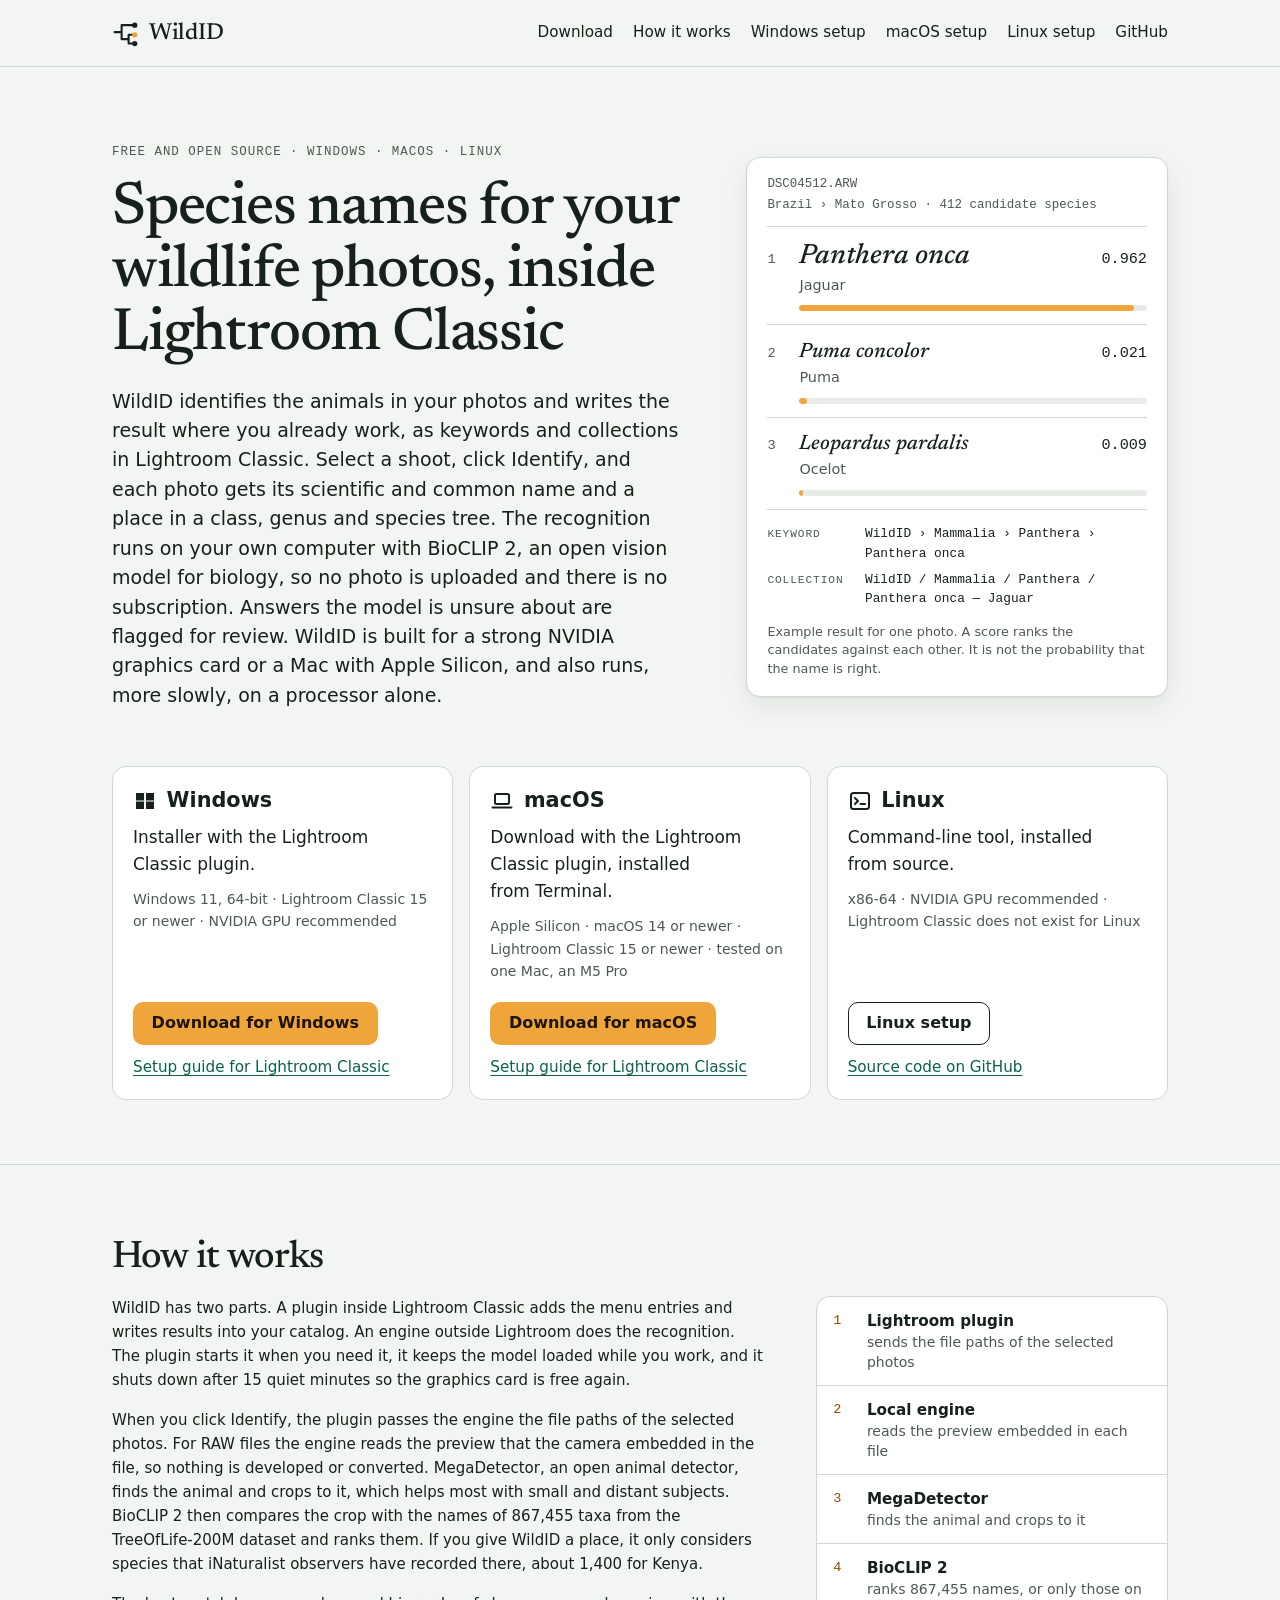
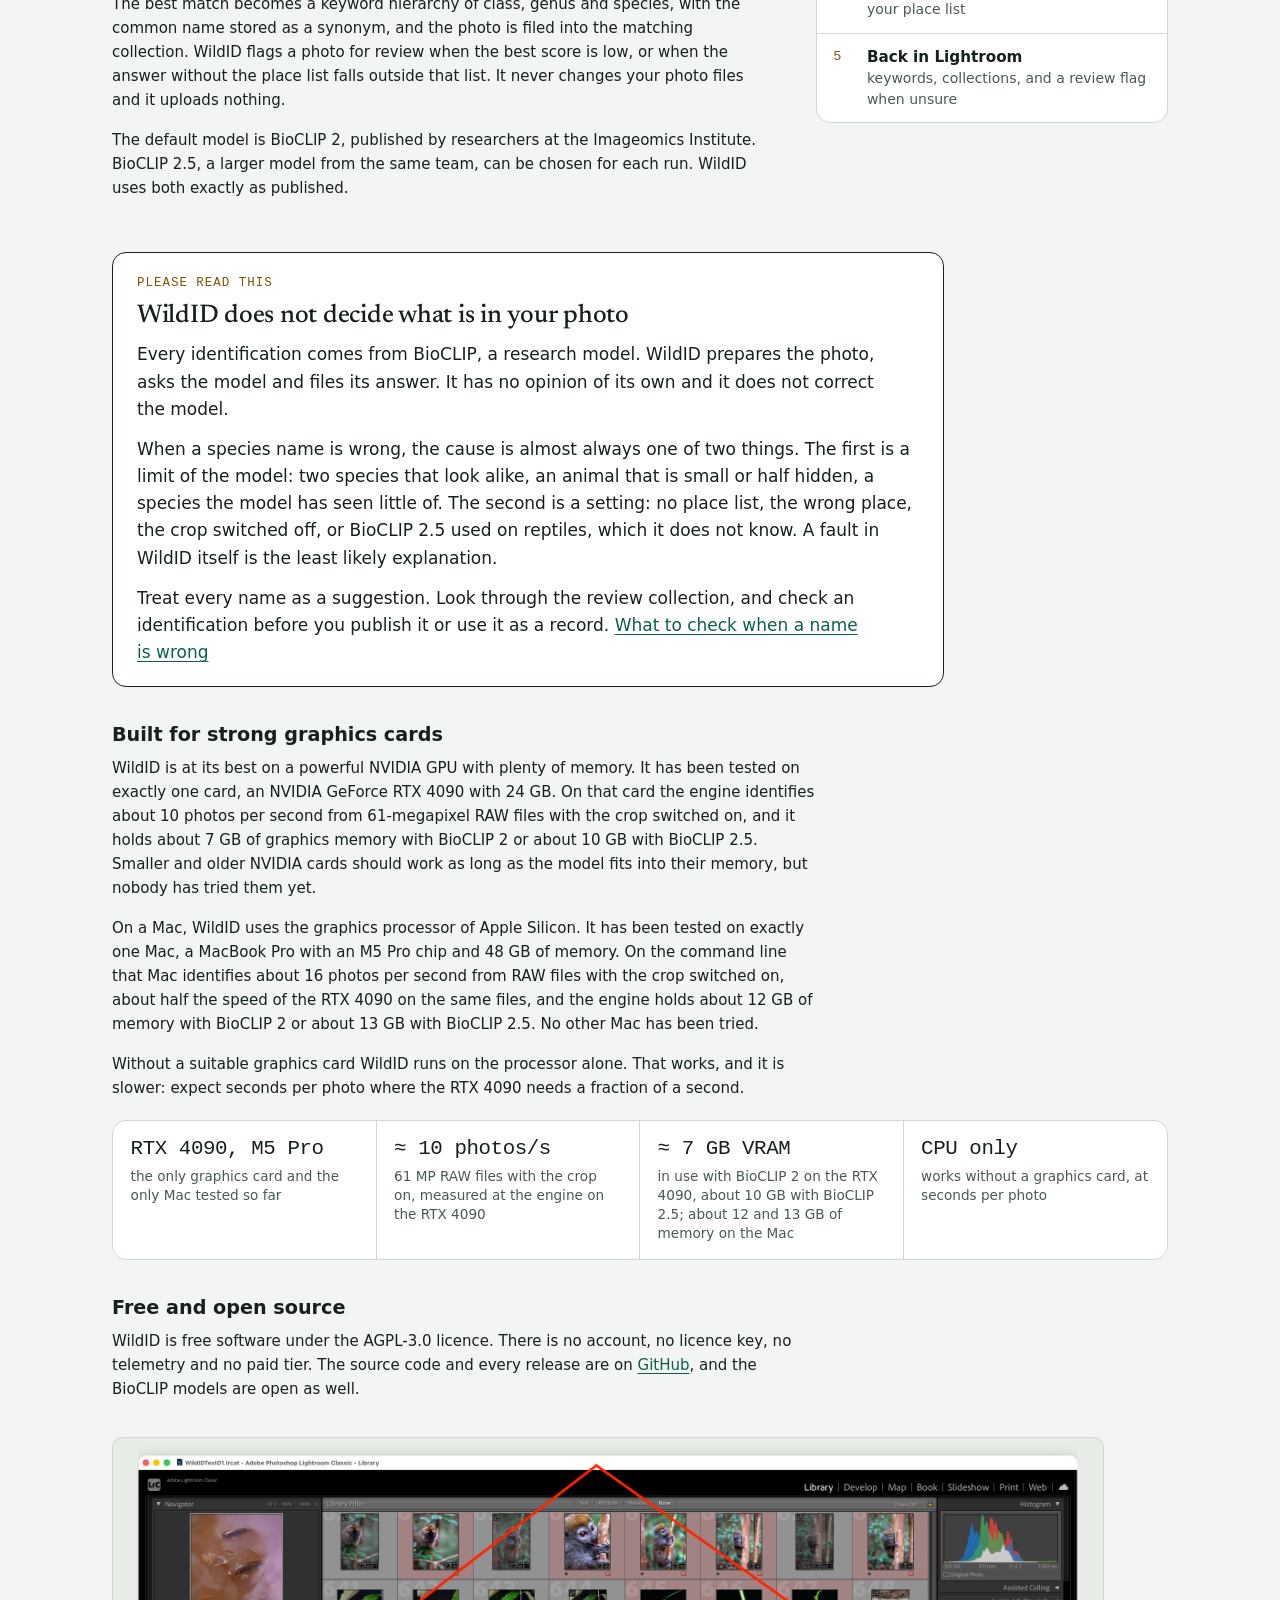
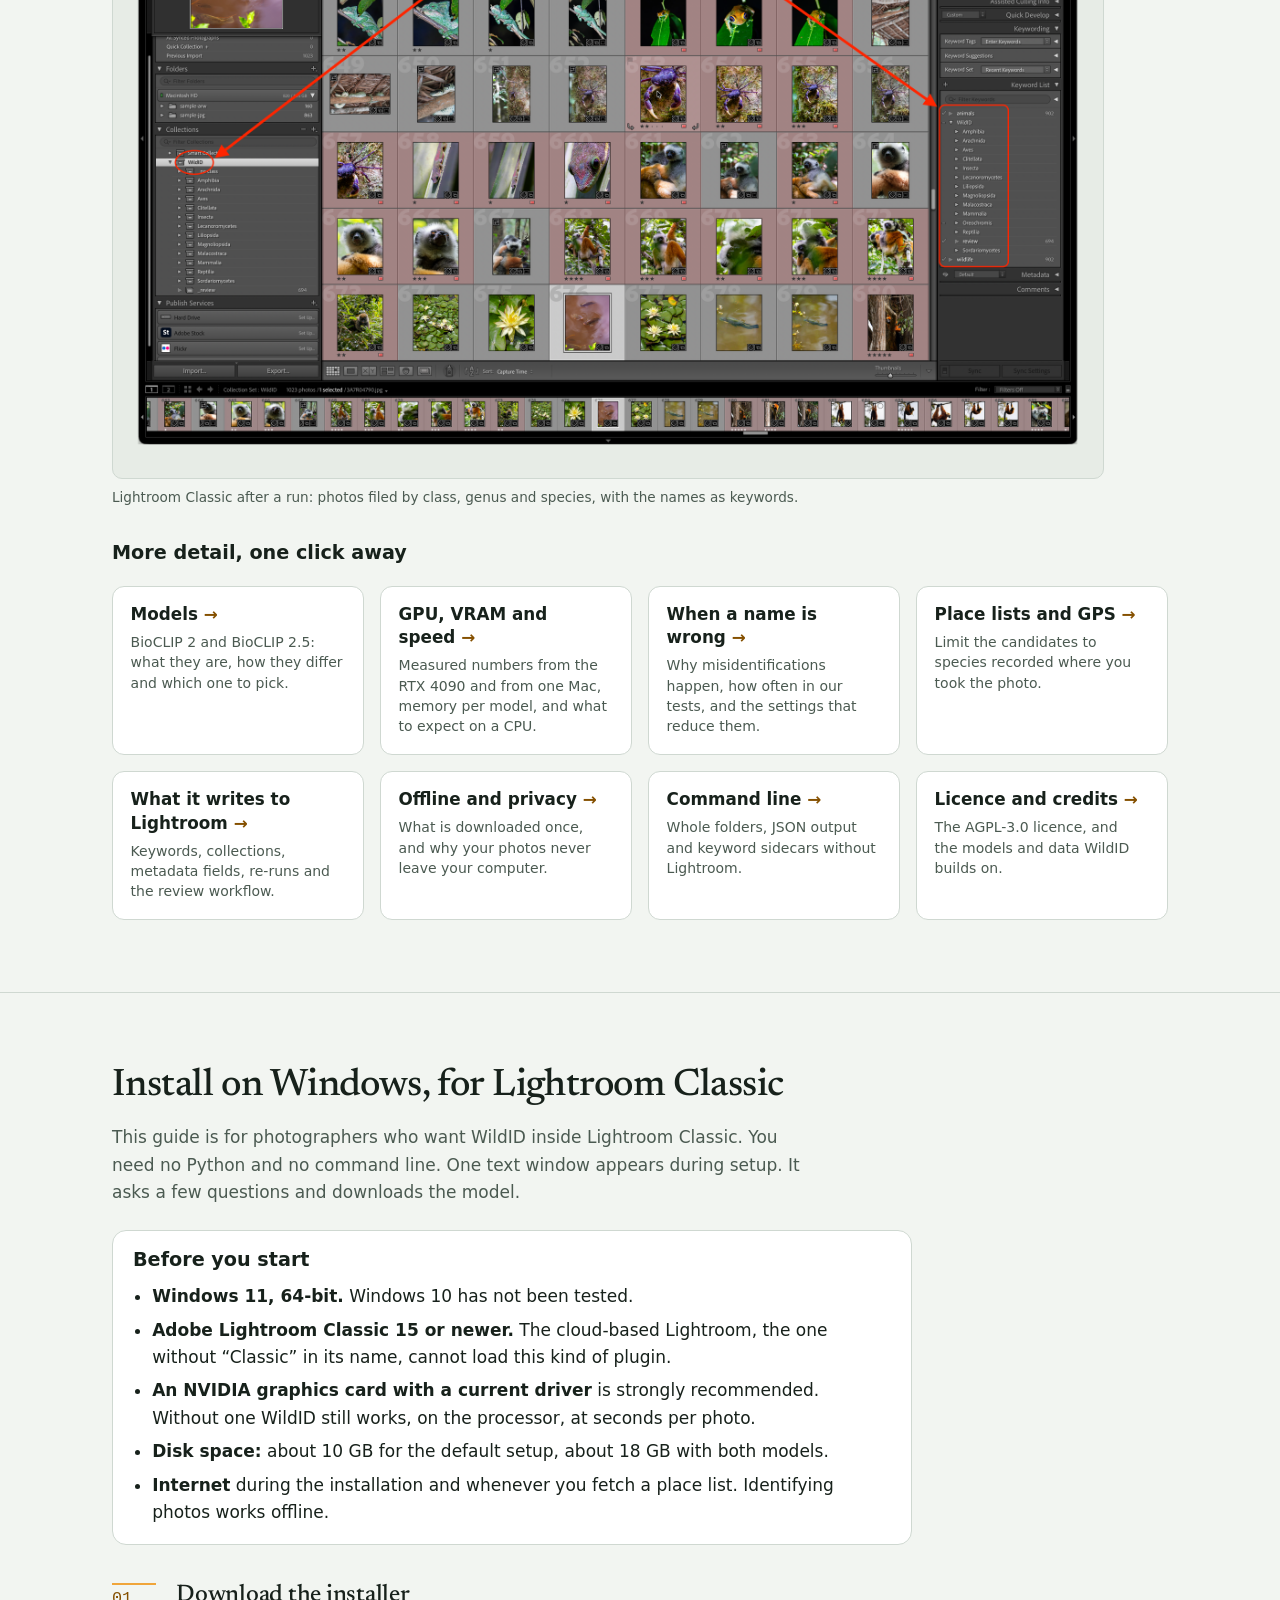
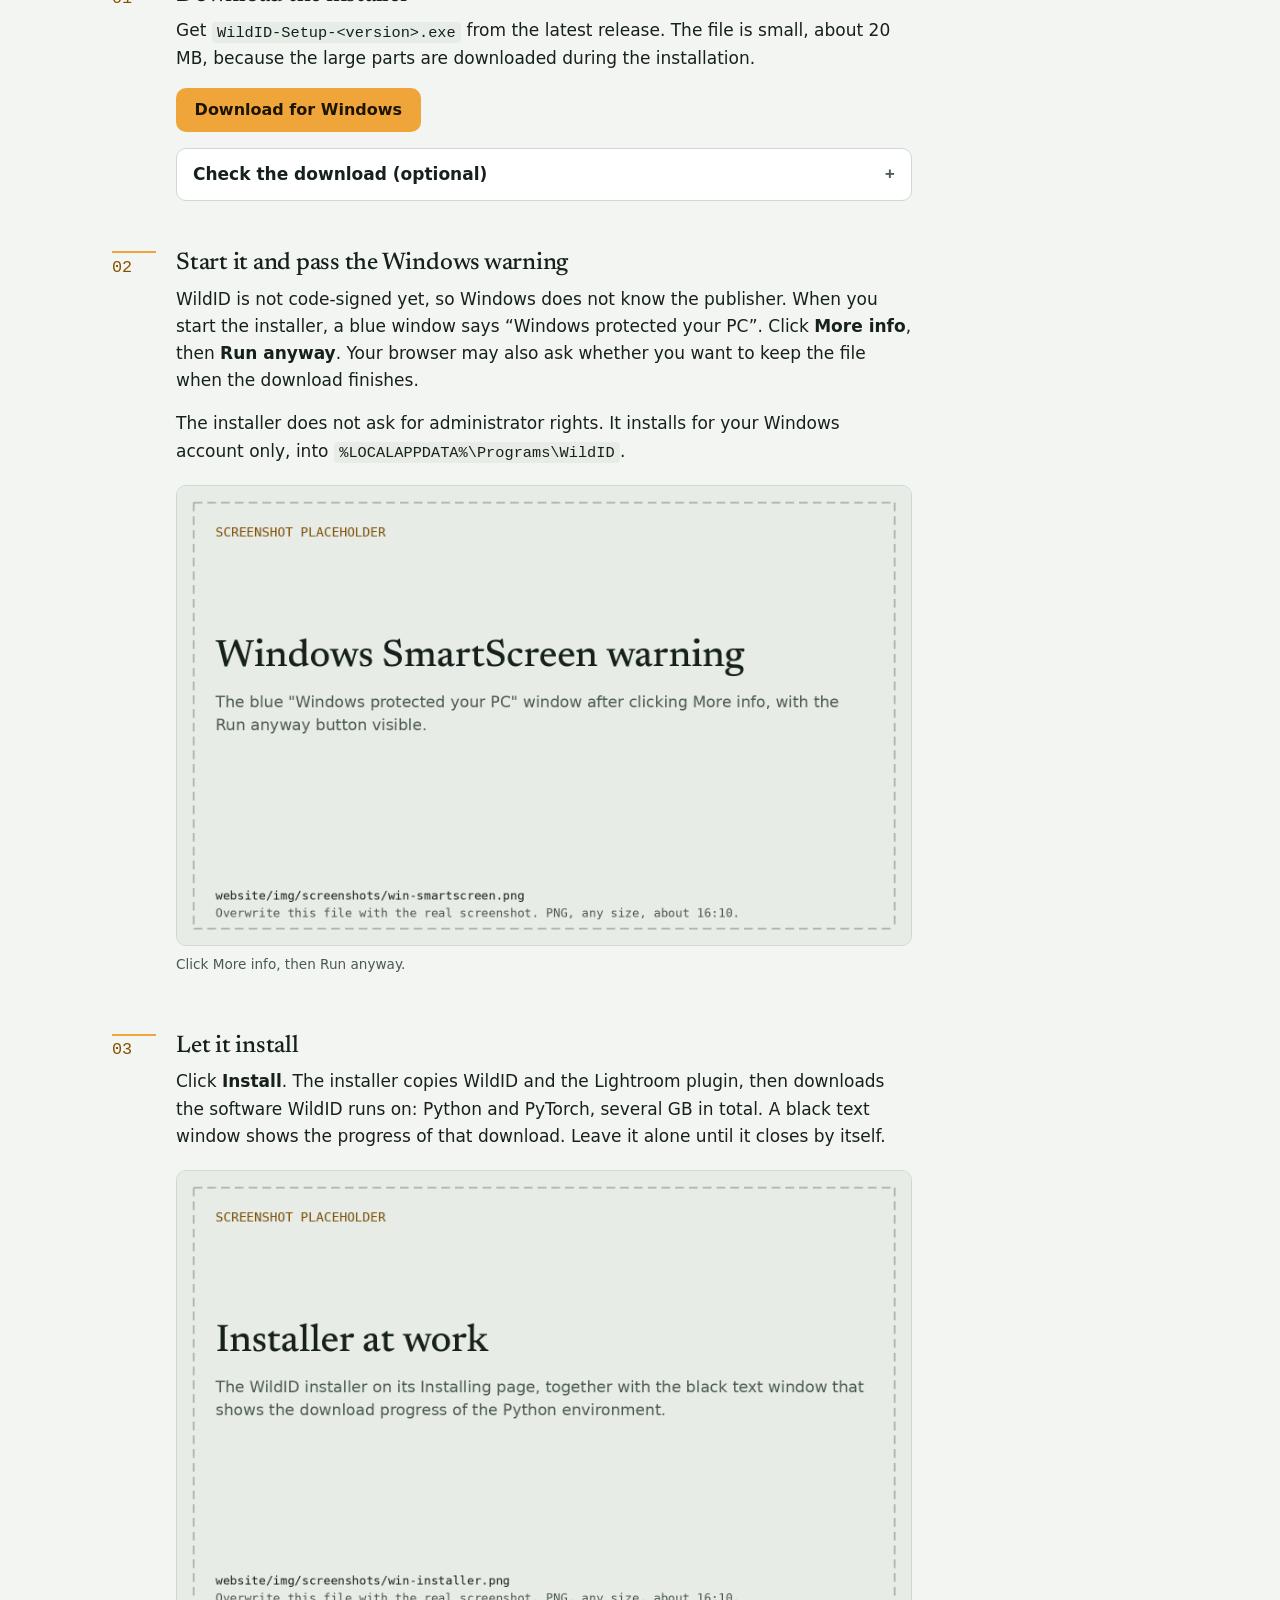
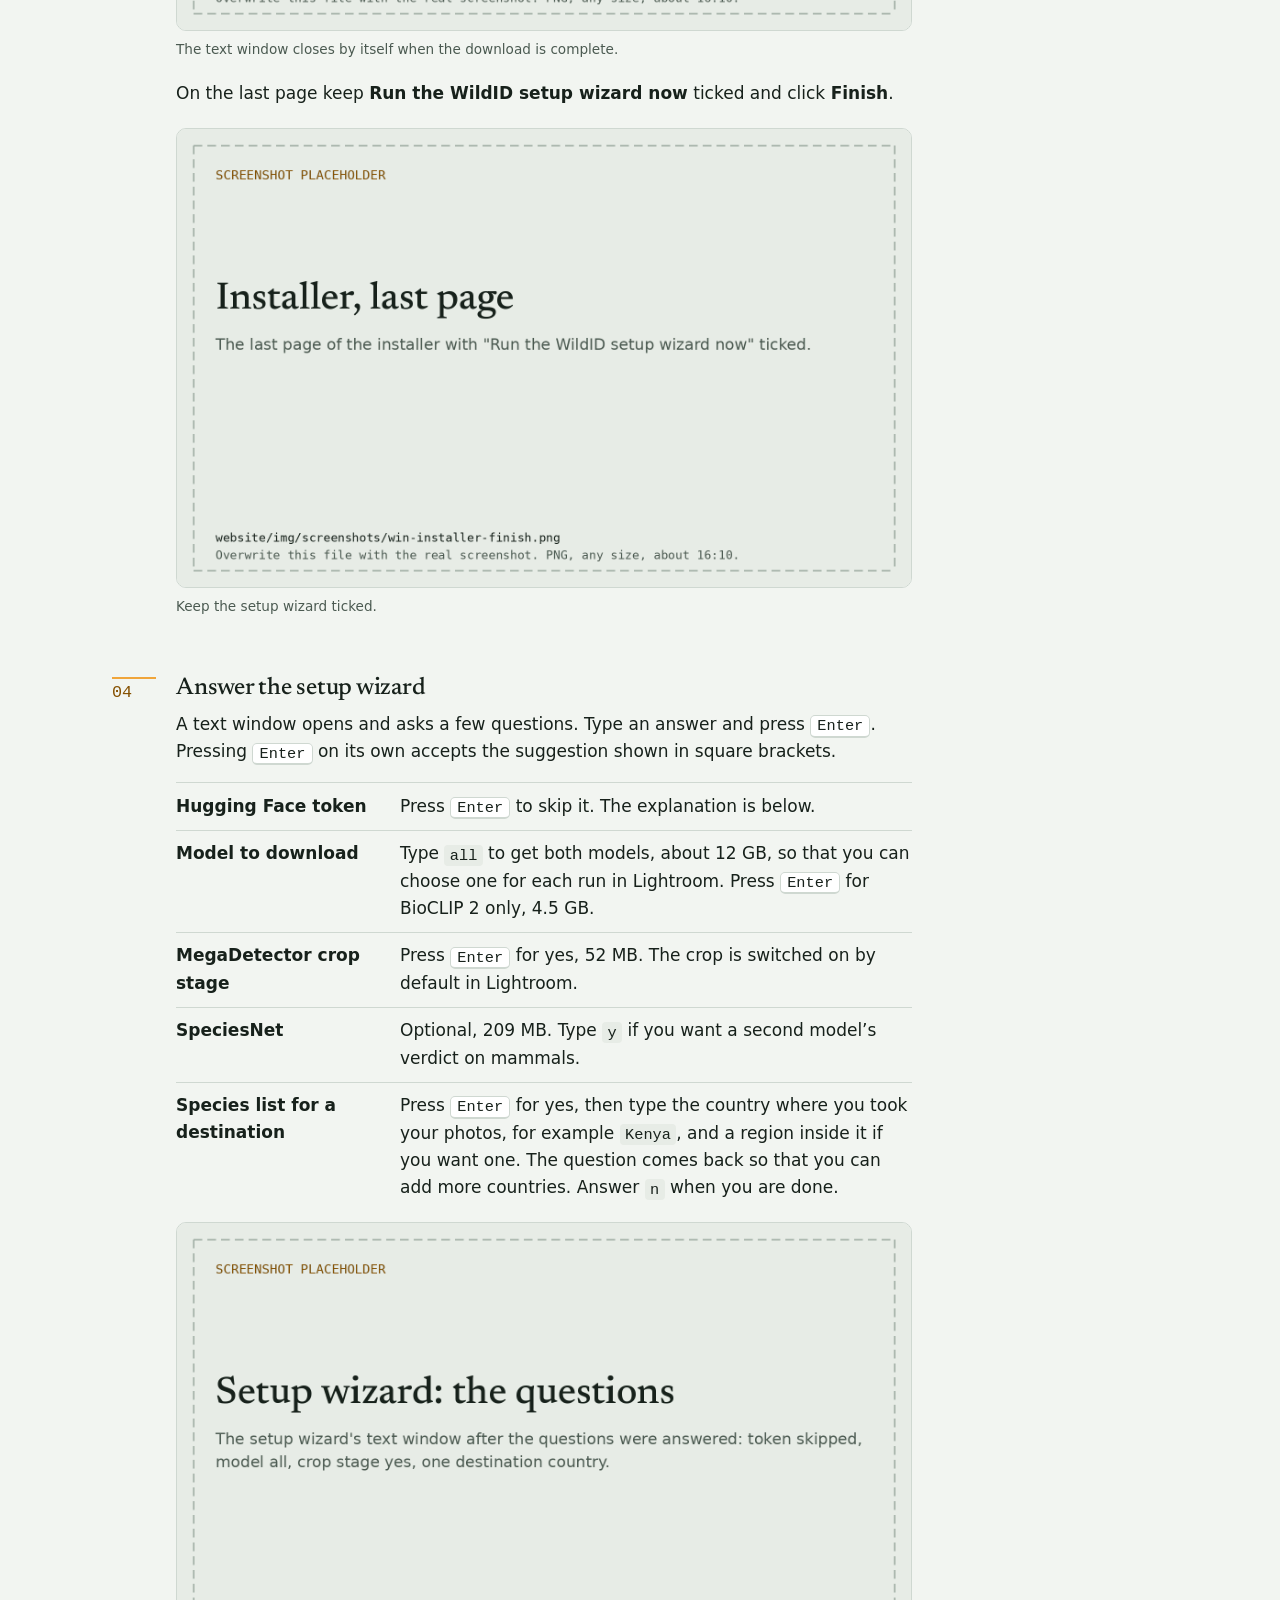
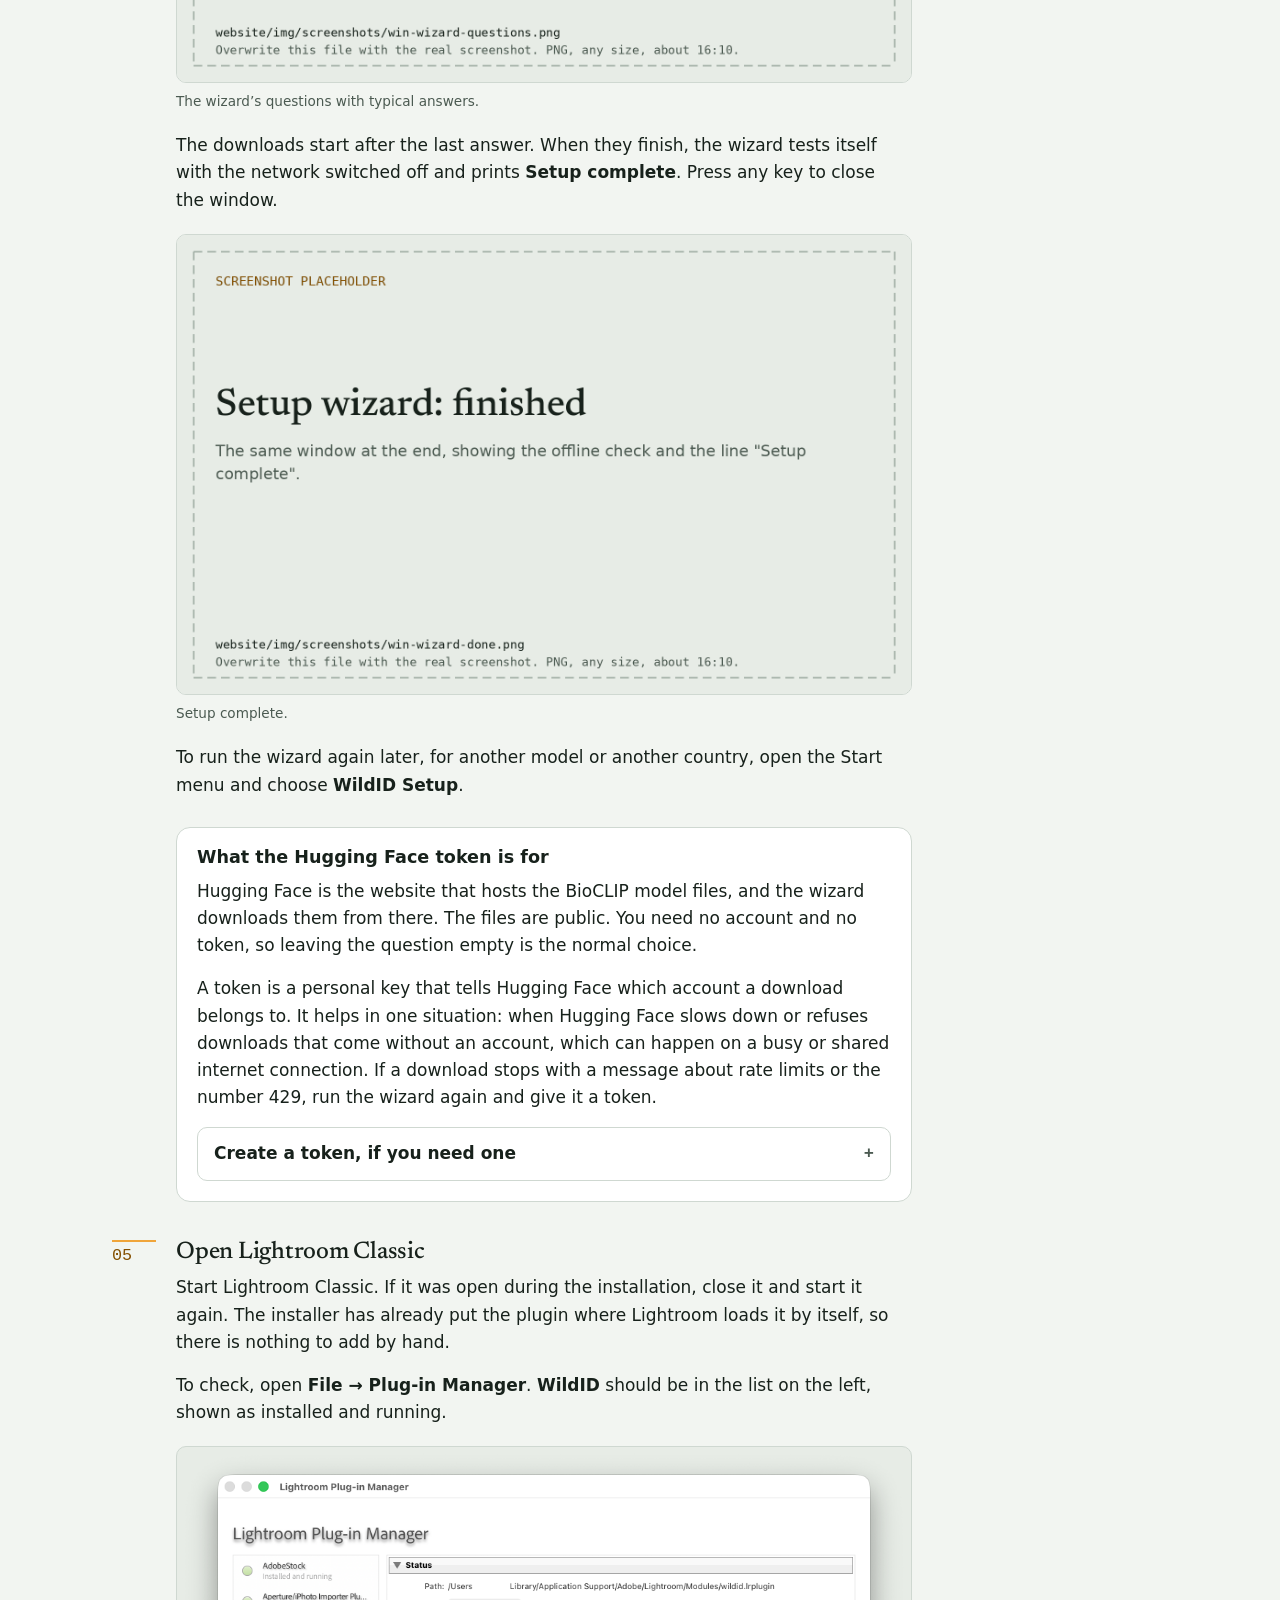
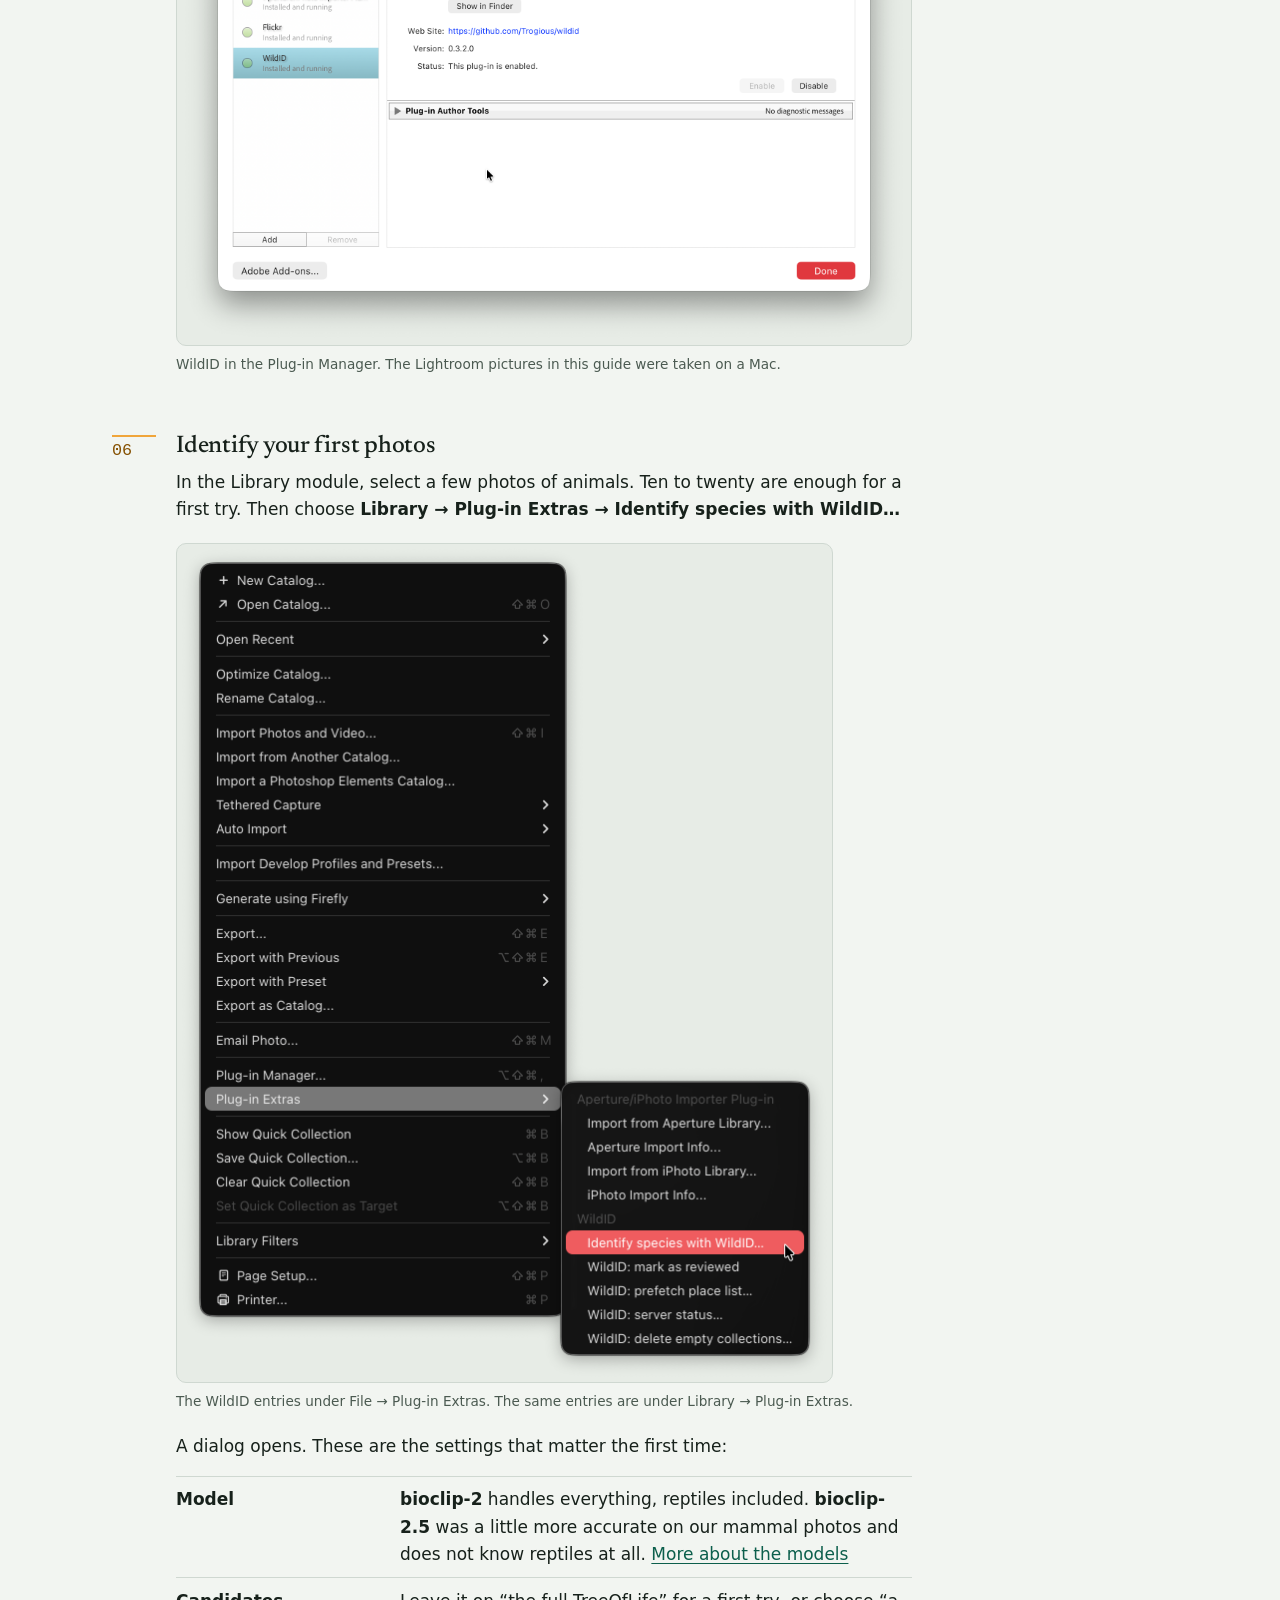
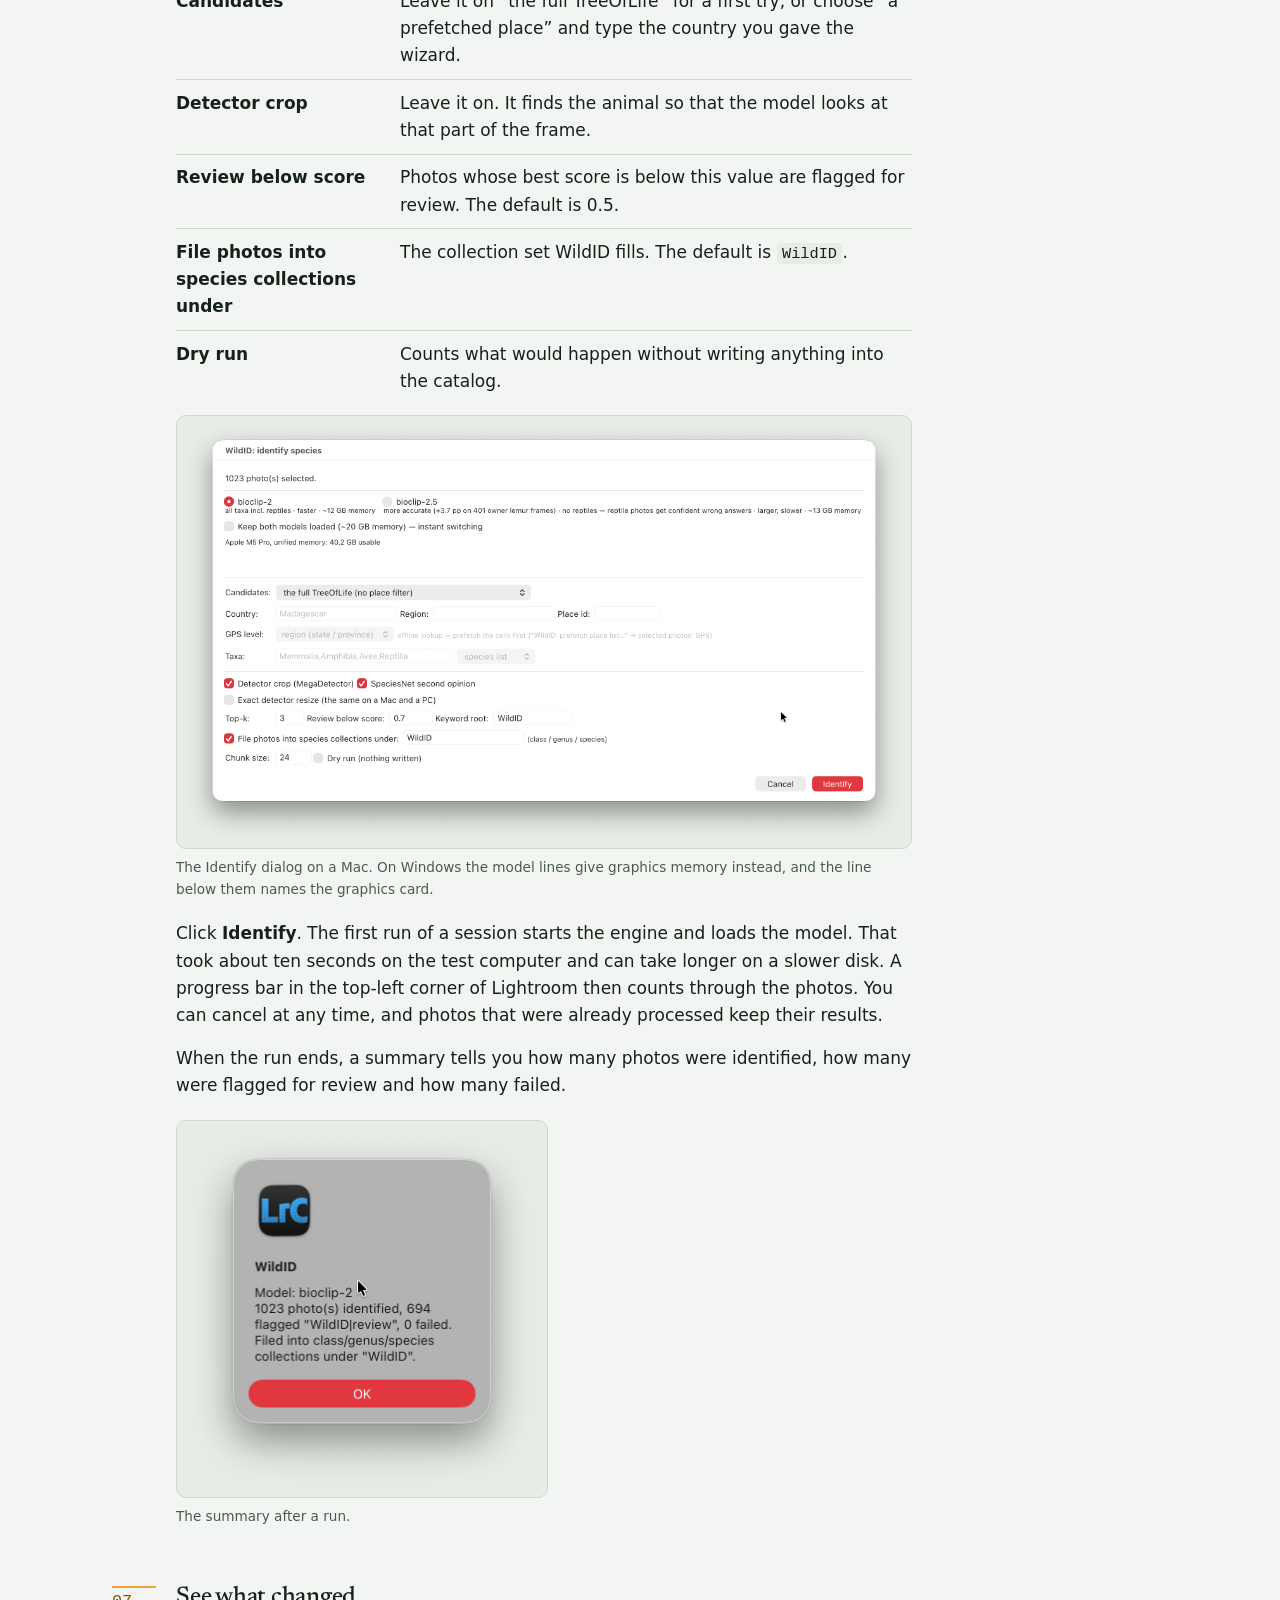
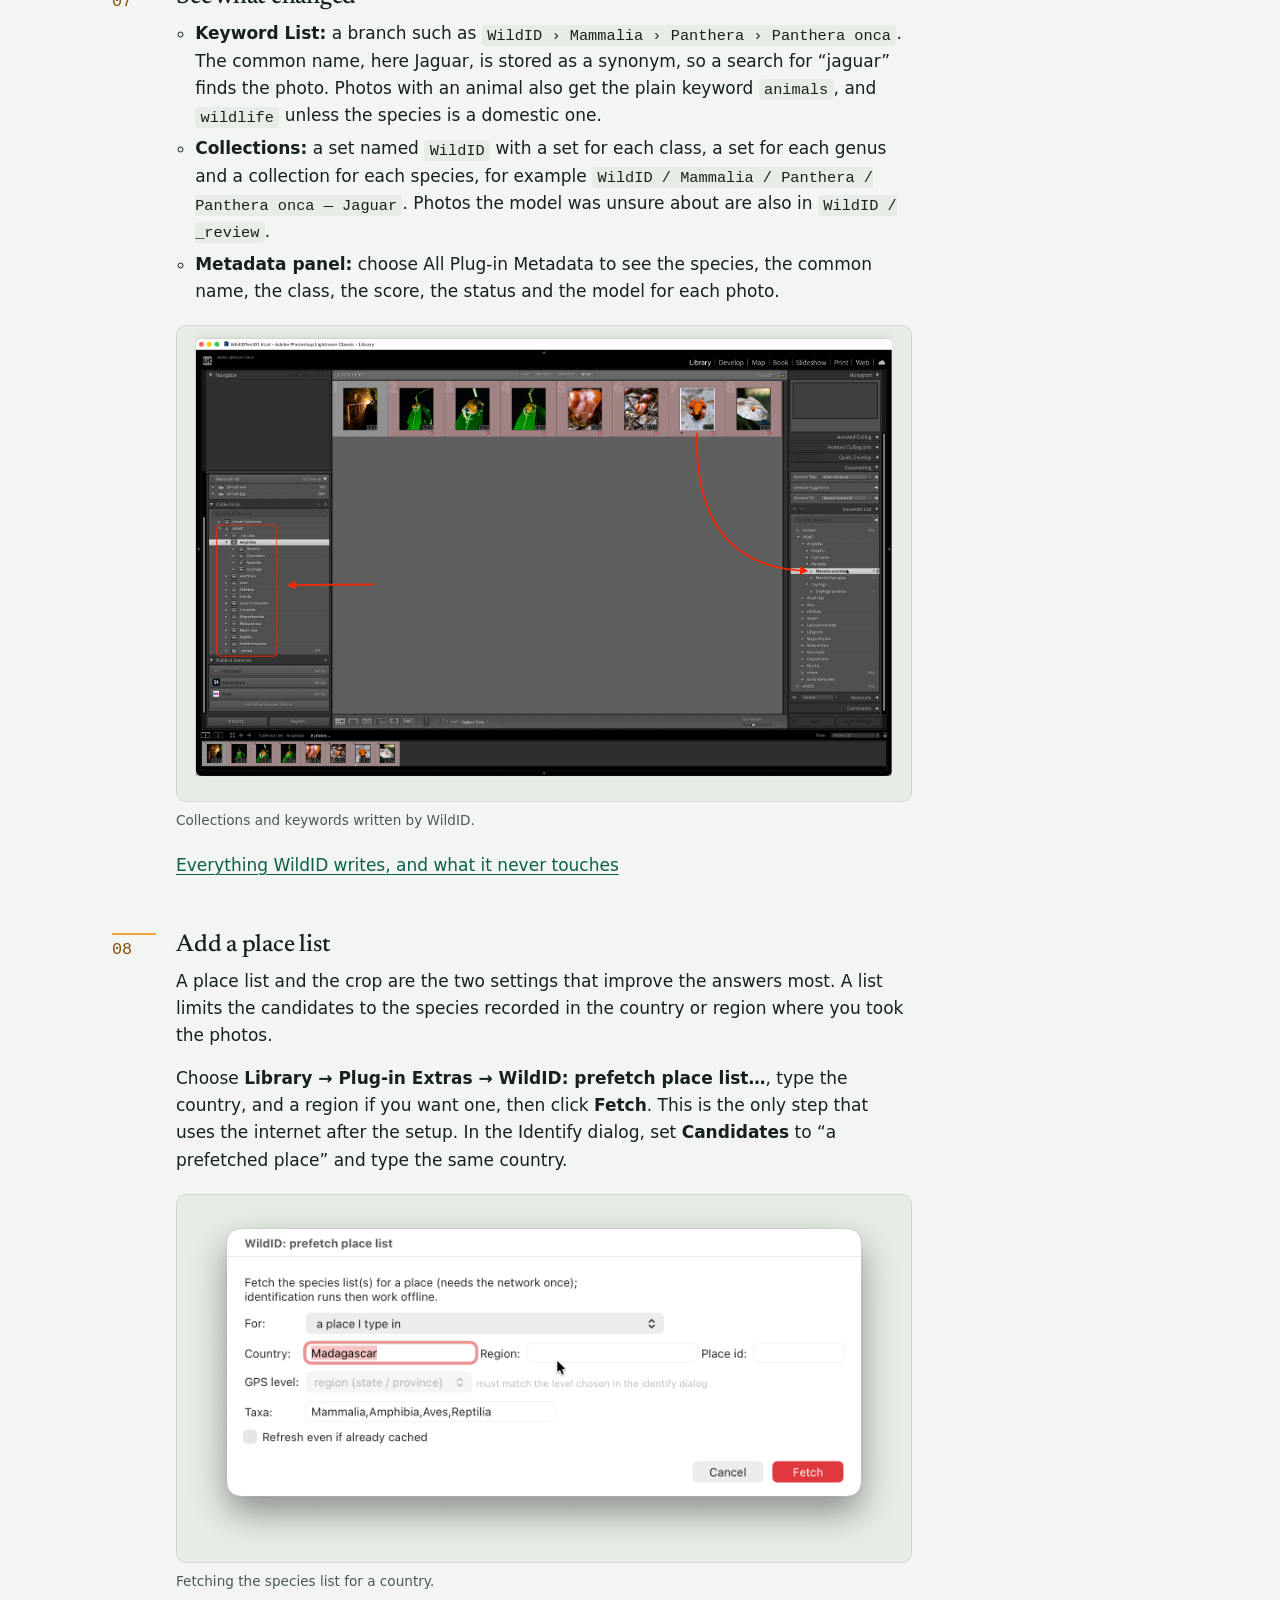
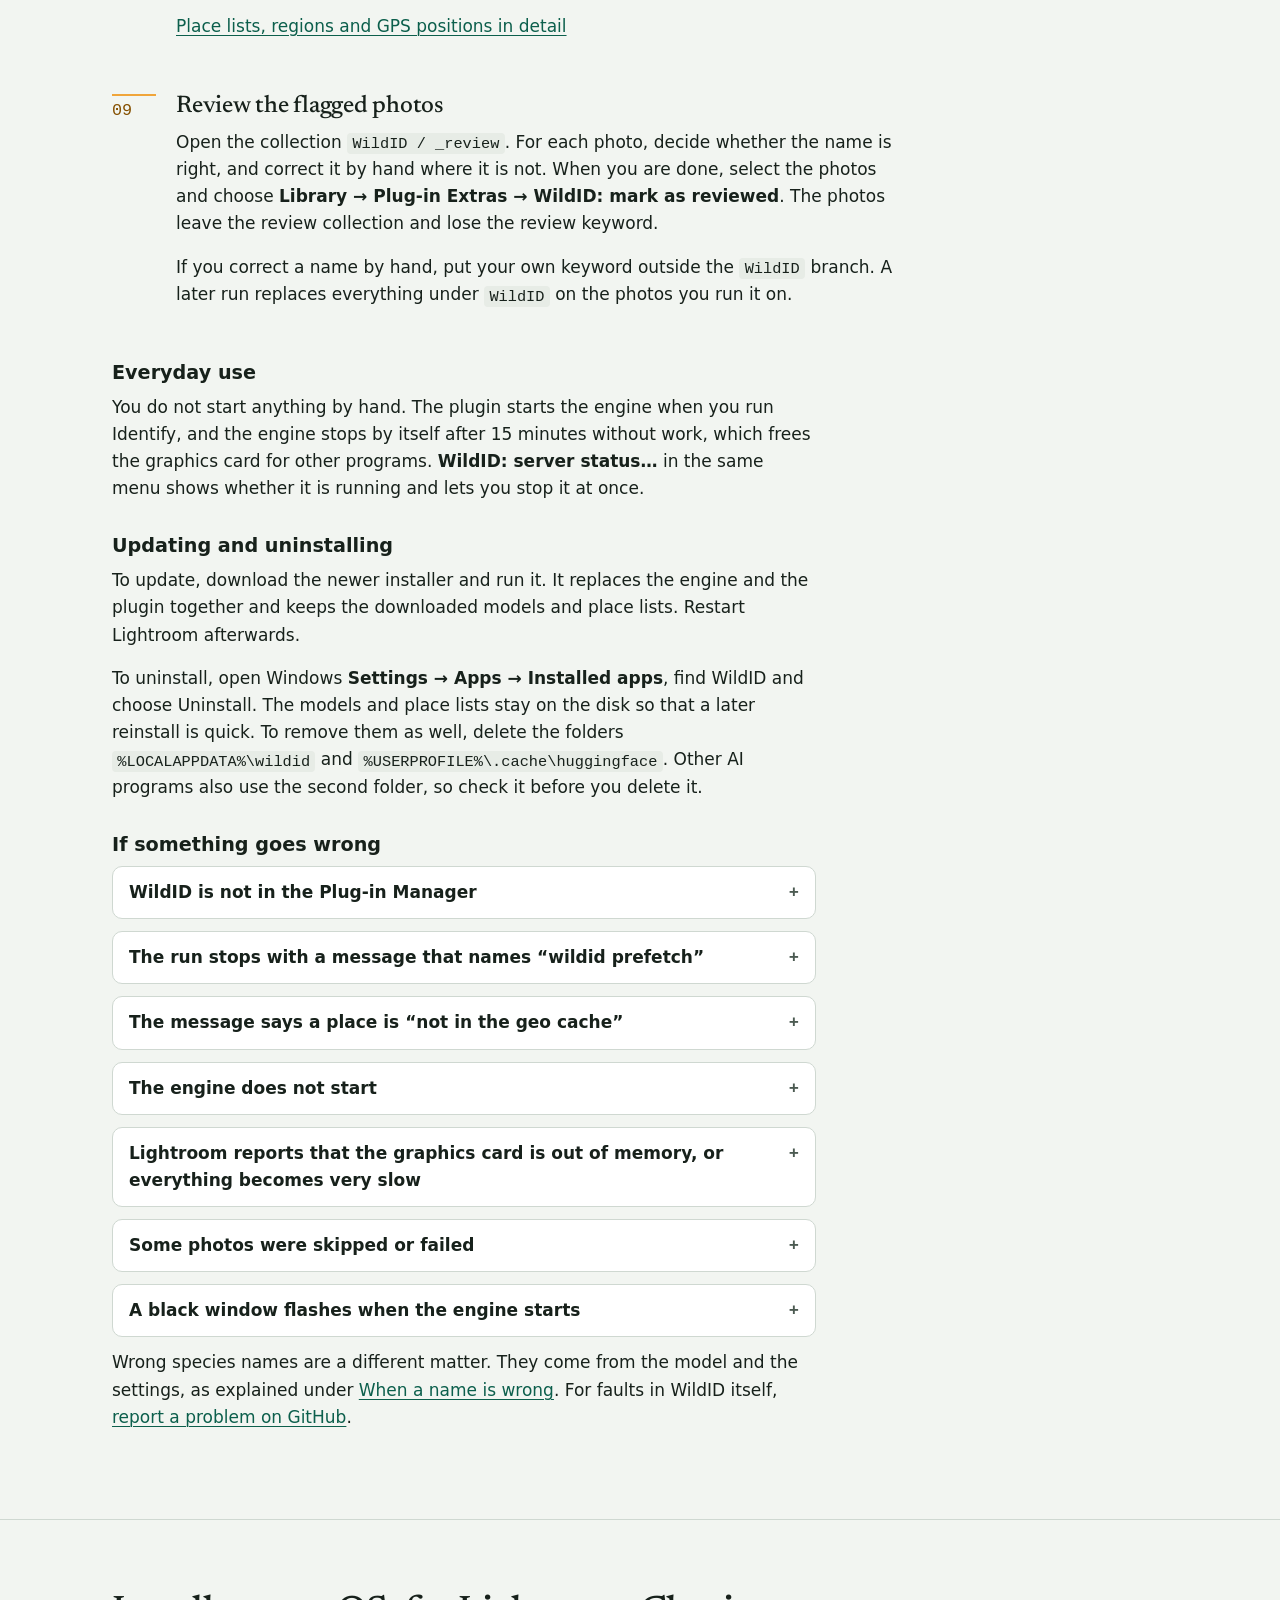
<file: website/index.html>
<!doctype html>
<html lang="en-GB">
<head>
<meta charset="utf-8">
<meta name="viewport" content="width=device-width, initial-scale=1, viewport-fit=cover">
<title>WildID: AI species identification for Lightroom Classic</title>
<meta name="description" content="Free, open-source plugin that names the animals in your wildlife photos inside Lightroom Classic. BioCLIP 2 runs on your own GPU. For Windows, macOS and Linux.">
<link rel="canonical" href="https://WILDID-SITE-URL.invalid/">
<meta name="theme-color" content="#f2f5f1" media="(prefers-color-scheme: light)">
<meta name="theme-color" content="#101512" media="(prefers-color-scheme: dark)">
<meta property="og:type" content="website">
<meta property="og:site_name" content="WildID">
<meta property="og:title" content="WildID: species names for your wildlife photos, inside Lightroom Classic">
<meta property="og:description" content="Free, open-source plugin that names the animals in your wildlife photos inside Lightroom Classic. BioCLIP 2 runs on your own GPU. For Windows, macOS and Linux.">
<meta property="og:url" content="https://WILDID-SITE-URL.invalid/">
<meta property="og:image" content="https://WILDID-SITE-URL.invalid/img/og-image.png">
<meta property="og:image:width" content="1200">
<meta property="og:image:height" content="630">
<meta property="og:image:alt" content="WildID: species names for your wildlife photos, inside Lightroom Classic">
<meta name="twitter:card" content="summary_large_image">
<link rel="icon" href="favicon.svg" type="image/svg+xml">
<link rel="preload" href="fonts/newsreader-latin-500-normal.woff2" as="font" type="font/woff2" crossorigin>
<link rel="stylesheet" href="css/site.css">
<script type="application/ld+json">{"@context":"https://schema.org","@type":"SoftwareApplication","name":"WildID","description":"Free, open-source plugin that names the animals in your wildlife photos inside Lightroom Classic. BioCLIP 2 runs on your own GPU. For Windows, macOS and Linux.","url":"https://WILDID-SITE-URL.invalid/","image":"https://WILDID-SITE-URL.invalid/img/og-image.png","applicationCategory":"MultimediaApplication","applicationSubCategory":"Plug-in for Adobe Lightroom Classic","operatingSystem":"Windows 11, macOS 14 or newer on Apple Silicon, Linux","softwareRequirements":"Adobe Lightroom Classic 15 or newer for the plug-in. On a PC an NVIDIA graphics card is recommended. A Mac needs Apple Silicon.","offers":{"@type":"Offer","price":"0","priceCurrency":"USD"},"isAccessibleForFree":true,"license":"https://www.gnu.org/licenses/agpl-3.0.html","downloadUrl":"https://github.com/Trogious/wildid/releases/latest","sameAs":"https://github.com/Trogious/wildid"}</script>
</head>
<body>
<a class="skip" href="#main">Skip to content</a>
<header class="site-header">
  <div class="wrap">
    <a class="brand" href="index.html" aria-label="WildID home">
      <svg viewBox="0 0 32 32" aria-hidden="true" focusable="false"><g fill="none" stroke="currentColor" stroke-width="2.4" stroke-linecap="round" stroke-linejoin="round"><path d="M3 15h8M11 7v16M11 7h14M11 23h8M19 18v10M19 18h6M19 28h6"/></g><circle cx="26" cy="7" r="3" fill="currentColor"/><circle class="tip" cx="26" cy="18" r="3"/><circle cx="26" cy="28" r="3" fill="currentColor"/></svg>
      WildID
    </a>
    <nav class="site-nav" aria-label="Main">
      <ul>
        <li><a href="#download">Download</a></li>
        <li><a href="#how-it-works">How it works</a></li>
        <li><a href="#windows-setup">Windows setup</a></li>
        <li><a href="#macos-setup">macOS setup</a></li>
        <li><a href="#linux-setup">Linux setup</a></li>
        <li><a href="https://github.com/Trogious/wildid">GitHub</a></li>
      </ul>
    </nav>
  </div>
</header>
<main id="main">
<section class="hero">
  <div class="wrap hero-grid">
    <div>
      <p class="eyebrow">Free and open source · Windows · macOS · Linux</p>
      <h1>Species names for your wildlife photos, inside Lightroom Classic</h1>
      <p class="lede">WildID identifies the animals in your photos and writes the result where you already work, as keywords and collections in Lightroom Classic. Select a shoot, click Identify, and each photo gets its scientific and common name and a place in a class, genus and species tree. The recognition runs on your own computer with BioCLIP&nbsp;2, an open vision model for biology, so no photo is uploaded and there is no subscription. Answers the model is unsure about are flagged for review. WildID is built for a strong NVIDIA graphics card or a Mac with Apple Silicon, and also runs, more slowly, on a processor alone.</p>
    </div>
    <figure class="plate">
      <div class="plate-head"><span>DSC04512.ARW</span><span>Brazil › Mato Grosso · 412 candidate species</span></div>
      <ol>
        <li><span class="rank">1</span><span class="taxon"><i class="binomial">Panthera onca</i><span class="common">Jaguar</span></span><span class="score">0.962</span><span class="bar" aria-hidden="true"><span style="--v:0.962"></span></span></li>
        <li><span class="rank">2</span><span class="taxon"><i class="binomial">Puma concolor</i><span class="common">Puma</span></span><span class="score">0.021</span><span class="bar" aria-hidden="true"><span style="--v:0.021"></span></span></li>
        <li><span class="rank">3</span><span class="taxon"><i class="binomial">Leopardus pardalis</i><span class="common">Ocelot</span></span><span class="score">0.009</span><span class="bar" aria-hidden="true"><span style="--v:0.009"></span></span></li>
      </ol>
      <dl class="paths">
        <div><dt>Keyword</dt><dd>WildID › Mammalia › Panthera › Panthera onca</dd></div>
        <div><dt>Collection</dt><dd>WildID / Mammalia / Panthera / Panthera onca — Jaguar</dd></div>
      </dl>
      <figcaption>Example result for one photo. A score ranks the candidates against each other. It is not the probability that the name is right.</figcaption>
    </figure>
  </div>
</section>

<section class="downloads" id="download" aria-labelledby="download-h">
  <div class="wrap">
    <h2 id="download-h" class="visually-hidden">Download WildID</h2>
    <div class="os-grid">
      <article class="os-card">
        <h3><svg viewBox="0 0 24 24" aria-hidden="true" focusable="false"><path fill="currentColor" d="M3 4h8v7.5H3zM13 4h8v7.5h-8zM3 12.5h8V20H3zM13 12.5h8V20h-8z"/></svg>Windows</h3>
        <p>Installer with the Lightroom Classic plugin.</p>
        <p class="meta">Windows 11, 64-bit · Lightroom Classic 15 or newer · NVIDIA GPU recommended</p>
        <p class="actions"><a class="btn btn-primary" href="https://github.com/Trogious/wildid/releases/latest">Download for Windows</a></p>
        <p class="also"><a href="#windows-setup">Setup guide for Lightroom Classic</a></p>
      </article>
      <article class="os-card">
        <h3><svg viewBox="0 0 24 24" fill="none" stroke="currentColor" stroke-width="2" stroke-linecap="round" stroke-linejoin="round" aria-hidden="true" focusable="false"><rect x="5" y="5" width="14" height="10" rx="1.5"/><path d="M2.5 18.5h19"/></svg>macOS</h3>
        <p>Download with the Lightroom Classic plugin, installed from Terminal.</p>
        <p class="meta">Apple Silicon · macOS 14 or newer · Lightroom Classic 15 or newer · tested on one Mac, an M5 Pro</p>
        <p class="actions"><a class="btn btn-primary" href="https://github.com/Trogious/wildid/releases/latest">Download for macOS</a></p>
        <p class="also"><a href="#macos-setup">Setup guide for Lightroom Classic</a></p>
      </article>
      <article class="os-card">
        <h3><svg viewBox="0 0 24 24" fill="none" stroke="currentColor" stroke-width="2" stroke-linecap="round" stroke-linejoin="round" aria-hidden="true" focusable="false"><rect x="3" y="4" width="18" height="16" rx="2.5"/><path d="M7 9l3 3-3 3M12.5 15H17"/></svg>Linux</h3>
        <p>Command-line tool, installed from source.</p>
        <p class="meta">x86-64 · NVIDIA GPU recommended · Lightroom Classic does not exist for Linux</p>
        <p class="actions"><a class="btn btn-secondary" href="#linux-setup">Linux setup</a></p>
        <p class="also"><a href="https://github.com/Trogious/wildid">Source code on GitHub</a></p>
      </article>
    </div>
  </div>
</section>

<section class="section" id="how-it-works" aria-labelledby="how-h">
  <div class="wrap">
    <h2 id="how-h">How it works</h2>
    <div class="how-grid">
      <div class="prose small">
        <p>WildID has two parts. A plugin inside Lightroom Classic adds the menu entries and writes results into your catalog. An engine outside Lightroom does the recognition. The plugin starts it when you need it, it keeps the model loaded while you work, and it shuts down after 15 quiet minutes so the graphics card is free again.</p>
        <p>When you click Identify, the plugin passes the engine the file paths of the selected photos. For RAW files the engine reads the preview that the camera embedded in the file, so nothing is developed or converted. MegaDetector, an open animal detector, finds the animal and crops to it, which helps most with small and distant subjects. BioCLIP&nbsp;2 then compares the crop with the names of 867,455 taxa from the TreeOfLife-200M dataset and ranks them. If you give WildID a place, it only considers species that iNaturalist observers have recorded there, about 1,400 for Kenya.</p>
        <p>The best match becomes a keyword hierarchy of class, genus and species, with the common name stored as a synonym, and the photo is filed into the matching collection. WildID flags a photo for review when the best score is low, or when the answer without the place list falls outside that list. It never changes your photo files and it uploads nothing.</p>
        <p>The default model is BioCLIP&nbsp;2, published by researchers at the Imageomics Institute. BioCLIP&nbsp;2.5, a larger model from the same team, can be chosen for each run. WildID uses both exactly as published.</p>
      </div>
      <ol class="pipeline" aria-label="The steps of one identification">
        <li><span><b>Lightroom plugin</b>sends the file paths of the selected photos</span></li>
        <li><span><b>Local engine</b>reads the preview embedded in each file</span></li>
        <li><span><b>MegaDetector</b>finds the animal and crops to it</span></li>
        <li><span><b>BioCLIP 2</b>ranks 867,455 names, or only those on your place list</span></li>
        <li><span><b>Back in Lightroom</b>keywords, collections, and a review flag when unsure</span></li>
      </ol>
    </div>

    <div class="notice">
      <span class="tag">Please read this</span>
      <h3>WildID does not decide what is in your photo</h3>
      <p>Every identification comes from BioCLIP, a research model. WildID prepares the photo, asks the model and files its answer. It has no opinion of its own and it does not correct the model.</p>
      <p>When a species name is wrong, the cause is almost always one of two things. The first is a limit of the model: two species that look alike, an animal that is small or half hidden, a species the model has seen little of. The second is a setting: no place list, the wrong place, the crop switched off, or BioCLIP&nbsp;2.5 used on reptiles, which it does not know. A fault in WildID itself is the least likely explanation.</p>
      <p>Treat every name as a suggestion. Look through the review collection, and check an identification before you publish it or use it as a record. <a href="accuracy.html">What to check when a name is wrong</a></p>
    </div>

    <div class="prose small">
      <h3>Built for strong graphics cards</h3>
      <p>WildID is at its best on a powerful NVIDIA GPU with plenty of memory. It has been tested on exactly one card, an NVIDIA GeForce RTX 4090 with 24 GB. On that card the engine identifies about 10 photos per second from 61-megapixel RAW files with the crop switched on, and it holds about 7 GB of graphics memory with BioCLIP&nbsp;2 or about 10 GB with BioCLIP&nbsp;2.5. Smaller and older NVIDIA cards should work as long as the model fits into their memory, but nobody has tried them yet.</p>
      <p>On a Mac, WildID uses the graphics processor of Apple Silicon. It has been tested on exactly one Mac, a MacBook Pro with an M5 Pro chip and 48 GB of memory. On the command line that Mac identifies about 16 photos per second from RAW files with the crop switched on, about half the speed of the RTX 4090 on the same files, and the engine holds about 12 GB of memory with BioCLIP&nbsp;2 or about 13 GB with BioCLIP&nbsp;2.5. No other Mac has been tried.</p>
      <p>Without a suitable graphics card WildID runs on the processor alone. That works, and it is slower: expect seconds per photo where the RTX 4090 needs a fraction of a second.</p>
    </div>
    <dl class="stats">
      <div><dt>RTX 4090, M5 Pro</dt><dd>the only graphics card and the only Mac tested so far</dd></div>
      <div><dt>≈ 10 photos/s</dt><dd>61 MP RAW files with the crop on, measured at the engine on the RTX 4090</dd></div>
      <div><dt>≈ 7 GB VRAM</dt><dd>in use with BioCLIP 2 on the RTX 4090, about 10 GB with BioCLIP 2.5; about 12 and 13 GB of memory on the Mac</dd></div>
      <div><dt>CPU only</dt><dd>works without a graphics card, at seconds per photo</dd></div>
    </dl>

    <div class="prose small">
      <h3>Free and open source</h3>
      <p>WildID is free software under the AGPL-3.0 licence. There is no account, no licence key, no telemetry and no paid tier. The source code and every release are on <a href="https://github.com/Trogious/wildid">GitHub</a>, and the BioCLIP models are open as well.</p>
    </div>

    <figure class="shot shot-wide">
      <img src="img/screenshots/lightroom-after-run.png" width="2168" height="1402" loading="lazy" decoding="async" alt="Lightroom Classic on a Mac after a WildID run: on the left the WildID collection set with a set for each class and the review collection, on the right the Keyword List with the WildID branch, each marked with a red arrow">
      <figcaption>Lightroom Classic after a run: photos filed by class, genus and species, with the names as keywords.</figcaption>
    </figure>

    <h3 id="details-h">More detail, one click away</h3>
    <ul class="more-grid" aria-labelledby="details-h">
      <li><a class="more-card" href="models.html"><h4>Models</h4><p>BioCLIP 2 and BioCLIP 2.5: what they are, how they differ and which one to pick.</p></a></li>
      <li><a class="more-card" href="hardware.html"><h4>GPU, VRAM and speed</h4><p>Measured numbers from the RTX 4090 and from one Mac, memory per model, and what to expect on a CPU.</p></a></li>
      <li><a class="more-card" href="accuracy.html"><h4>When a name is wrong</h4><p>Why misidentifications happen, how often in our tests, and the settings that reduce them.</p></a></li>
      <li><a class="more-card" href="places.html"><h4>Place lists and GPS</h4><p>Limit the candidates to species recorded where you took the photo.</p></a></li>
      <li><a class="more-card" href="lightroom.html"><h4>What it writes to Lightroom</h4><p>Keywords, collections, metadata fields, re-runs and the review workflow.</p></a></li>
      <li><a class="more-card" href="privacy.html"><h4>Offline and privacy</h4><p>What is downloaded once, and why your photos never leave your computer.</p></a></li>
      <li><a class="more-card" href="command-line.html"><h4>Command line</h4><p>Whole folders, JSON output and keyword sidecars without Lightroom.</p></a></li>
      <li><a class="more-card" href="licence.html"><h4>Licence and credits</h4><p>The AGPL-3.0 licence, and the models and data WildID builds on.</p></a></li>
    </ul>
  </div>
</section>

<section class="section" id="windows-setup" aria-labelledby="windows-h">
  <div class="wrap">
    <h2 id="windows-h">Install on Windows, for Lightroom Classic</h2>
    <p class="section-lede">This guide is for photographers who want WildID inside Lightroom Classic. You need no Python and no command line. One text window appears during setup. It asks a few questions and downloads the model.</p>

    <div class="need">
      <h3>Before you start</h3>
      <ul>
        <li><strong>Windows 11, 64-bit.</strong> Windows 10 has not been tested.</li>
        <li><strong>Adobe Lightroom Classic 15 or newer.</strong> The cloud-based Lightroom, the one without &ldquo;Classic&rdquo; in its name, cannot load this kind of plugin.</li>
        <li><strong>An NVIDIA graphics card with a current driver</strong> is strongly recommended. Without one WildID still works, on the processor, at seconds per photo.</li>
        <li><strong>Disk space:</strong> about 10 GB for the default setup, about 18 GB with both models.</li>
        <li><strong>Internet</strong> during the installation and whenever you fetch a place list. Identifying photos works offline.</li>
      </ul>
    </div>

    <ol class="steps">
      <li>
        <h3>Download the installer</h3>
        <p>Get <code>WildID-Setup-&lt;version&gt;.exe</code> from the latest release. The file is small, about 20 MB, because the large parts are downloaded during the installation.</p>
        <p><a class="btn btn-primary" href="https://github.com/Trogious/wildid/releases/latest">Download for Windows</a></p>
        <details>
          <summary>Check the download (optional)</summary>
          <p>Each release lists the SHA-256 checksum of the installer in <code>SHA256SUMS.txt</code>. To compare, open PowerShell in your Downloads folder and run:</p>
          <pre><code>Get-FileHash .\WildID-Setup-*.exe -Algorithm SHA256</code></pre>
          <p>The long value it prints must be the same as the one in <code>SHA256SUMS.txt</code>. Upper and lower case do not matter.</p>
        </details>
      </li>

      <li>
        <h3>Start it and pass the Windows warning</h3>
        <p>WildID is not code-signed yet, so Windows does not know the publisher. When you start the installer, a blue window says &ldquo;Windows protected your PC&rdquo;. Click <strong>More info</strong>, then <strong>Run anyway</strong>. Your browser may also ask whether you want to keep the file when the download finishes.</p>
        <p>The installer does not ask for administrator rights. It installs for your Windows account only, into <code>%LOCALAPPDATA%\Programs\WildID</code>.</p>
        <figure class="shot">
          <img src="img/screenshots/win-smartscreen.png" width="1600" height="1000" loading="lazy" decoding="async" alt="The Windows SmartScreen window with More info opened and the Run anyway button">
          <figcaption>Click More info, then Run anyway.</figcaption>
        </figure>
      </li>

      <li>
        <h3>Let it install</h3>
        <p>Click <strong>Install</strong>. The installer copies WildID and the Lightroom plugin, then downloads the software WildID runs on: Python and PyTorch, several GB in total. A black text window shows the progress of that download. Leave it alone until it closes by itself.</p>
        <figure class="shot">
          <img src="img/screenshots/win-installer.png" width="1600" height="1000" loading="lazy" decoding="async" alt="The WildID installer while it installs the Python environment, with the text window that shows the download progress">
          <figcaption>The text window closes by itself when the download is complete.</figcaption>
        </figure>
        <p>On the last page keep <strong>Run the WildID setup wizard now</strong> ticked and click <strong>Finish</strong>.</p>
        <figure class="shot">
          <img src="img/screenshots/win-installer-finish.png" width="1600" height="1000" loading="lazy" decoding="async" alt="The last page of the WildID installer with the option Run the WildID setup wizard now ticked">
          <figcaption>Keep the setup wizard ticked.</figcaption>
        </figure>
      </li>

      <li>
        <h3>Answer the setup wizard</h3>
        <p>A text window opens and asks a few questions. Type an answer and press <kbd>Enter</kbd>. Pressing <kbd>Enter</kbd> on its own accepts the suggestion shown in square brackets.</p>
        <dl class="options">
          <div><dt>Hugging Face token</dt><dd>Press <kbd>Enter</kbd> to skip it. The explanation is below.</dd></div>
          <div><dt>Model to download</dt><dd>Type <code>all</code> to get both models, about 12 GB, so that you can choose one for each run in Lightroom. Press <kbd>Enter</kbd> for BioCLIP&nbsp;2 only, 4.5 GB.</dd></div>
          <div><dt>MegaDetector crop stage</dt><dd>Press <kbd>Enter</kbd> for yes, 52 MB. The crop is switched on by default in Lightroom.</dd></div>
          <div><dt>SpeciesNet</dt><dd>Optional, 209 MB. Type <code>y</code> if you want a second model&rsquo;s verdict on mammals.</dd></div>
          <div><dt>Species list for a destination</dt><dd>Press <kbd>Enter</kbd> for yes, then type the country where you took your photos, for example <code>Kenya</code>, and a region inside it if you want one. The question comes back so that you can add more countries. Answer <code>n</code> when you are done.</dd></div>
        </dl>
        <figure class="shot">
          <img src="img/screenshots/win-wizard-questions.png" width="1600" height="1000" loading="lazy" decoding="async" alt="The WildID setup wizard in a text window with its questions answered: token skipped, model all, crop stage yes, one destination country">
          <figcaption>The wizard&rsquo;s questions with typical answers.</figcaption>
        </figure>
        <p>The downloads start after the last answer. When they finish, the wizard tests itself with the network switched off and prints <strong>Setup complete</strong>. Press any key to close the window.</p>
        <figure class="shot">
          <img src="img/screenshots/win-wizard-done.png" width="1600" height="1000" loading="lazy" decoding="async" alt="The WildID setup wizard after the downloads, showing the offline check and the line Setup complete">
          <figcaption>Setup complete.</figcaption>
        </figure>
        <p>To run the wizard again later, for another model or another country, open the Start menu and choose <strong>WildID Setup</strong>.</p>

        <div class="aside-box" id="hugging-face-token">
        <h4>What the Hugging Face token is for</h4>
        <p>Hugging Face is the website that hosts the BioCLIP model files, and the wizard downloads them from there. The files are public. You need no account and no token, so leaving the question empty is the normal choice.</p>
        <p>A token is a personal key that tells Hugging Face which account a download belongs to. It helps in one situation: when Hugging Face slows down or refuses downloads that come without an account, which can happen on a busy or shared internet connection. If a download stops with a message about rate limits or the number 429, run the wizard again and give it a token.</p>
        <details>
          <summary>Create a token, if you need one</summary>
          <ol>
            <li>Create a free account at <a href="https://huggingface.co/join">huggingface.co/join</a> and confirm your e-mail address.</li>
            <li>Open <a href="https://huggingface.co/settings/tokens">Settings, Access Tokens</a> and choose <strong>Create new token</strong>.</li>
            <li>Pick the token type <strong>Read</strong>, give it any name, for example WildID, and create it.</li>
            <li>Copy the token. It starts with <code>hf_</code>.</li>
            <li>Start <strong>WildID Setup</strong> from the Start menu. At the token question, right-click in the window to paste, then press <kbd>Enter</kbd>. Nothing appears while you paste. That is intended.</li>
          </ol>
          <p>The token is saved in your Windows user profile and is sent to huggingface.co only. A read token cannot change anything in your account, and you can delete it on the same Hugging Face page at any time.</p>
        </details>
        </div>
      </li>

      <li>
        <h3>Open Lightroom Classic</h3>
        <p>Start Lightroom Classic. If it was open during the installation, close it and start it again. The installer has already put the plugin where Lightroom loads it by itself, so there is nothing to add by hand.</p>
        <p>To check, open <strong>File → Plug-in Manager</strong>. <strong>WildID</strong> should be in the list on the left, shown as installed and running.</p>
        <figure class="shot">
          <img src="img/screenshots/lr-plugin-manager.png" width="1002" height="680" loading="lazy" decoding="async" alt="The Lightroom Classic Plug-in Manager on a Mac with WildID in the list, installed and running">
          <figcaption>WildID in the Plug-in Manager. The Lightroom pictures in this guide were taken on a Mac.</figcaption>
        </figure>
      </li>

      <li id="first-photos">
        <h3>Identify your first photos</h3>
        <p>In the Library module, select a few photos of animals. Ten to twenty are enough for a first try. Then choose <strong>Library → Plug-in Extras → Identify species with WildID…</strong></p>
        <figure class="shot">
          <img src="img/screenshots/lr-menu.png" width="657" height="840" loading="lazy" decoding="async" alt="The File menu of Lightroom Classic on a Mac with Plug-in Extras open and the five WildID entries">
          <figcaption>The WildID entries under File → Plug-in Extras. The same entries are under Library → Plug-in Extras.</figcaption>
        </figure>
        <p>A dialog opens. These are the settings that matter the first time:</p>
        <dl class="options">
          <div><dt>Model</dt><dd><strong>bioclip-2</strong> handles everything, reptiles included. <strong>bioclip-2.5</strong> was a little more accurate on our mammal photos and does not know reptiles at all. <a href="models.html">More about the models</a></dd></div>
          <div><dt>Candidates</dt><dd>Leave it on &ldquo;the full TreeOfLife&rdquo; for a first try, or choose &ldquo;a prefetched place&rdquo; and type the country you gave the wizard.</dd></div>
          <div><dt>Detector crop</dt><dd>Leave it on. It finds the animal so that the model looks at that part of the frame.</dd></div>
          <div><dt>Review below score</dt><dd>Photos whose best score is below this value are flagged for review. The default is 0.5.</dd></div>
          <div><dt>File photos into species collections under</dt><dd>The collection set WildID fills. The default is <code>WildID</code>.</dd></div>
          <div><dt>Dry run</dt><dd>Counts what would happen without writing anything into the catalog.</dd></div>
        </dl>
        <figure class="shot">
          <img src="img/screenshots/lr-identify-dialog.png" width="1159" height="682" loading="lazy" decoding="async" alt="The WildID identify dialog in Lightroom Classic on a Mac, with the model choice, the candidates menu, the crop option and the collection set">
          <figcaption>The Identify dialog on a Mac. On Windows the model lines give graphics memory instead, and the line below them names the graphics card.</figcaption>
        </figure>
        <p>Click <strong>Identify</strong>. The first run of a session starts the engine and loads the model. That took about ten seconds on the test computer and can take longer on a slower disk. A progress bar in the top-left corner of Lightroom then counts through the photos. You can cancel at any time, and photos that were already processed keep their results.</p>
        <p>When the run ends, a summary tells you how many photos were identified, how many were flagged for review and how many failed.</p>
        <figure class="shot">
          <img src="img/screenshots/lr-summary.png" width="372" height="378" loading="lazy" decoding="async" alt="The WildID summary after a run, with the number of photos identified, flagged for review and failed">
          <figcaption>The summary after a run.</figcaption>
        </figure>
      </li>

      <li>
        <h3>See what changed</h3>
        <ul>
          <li><strong>Keyword List:</strong> a branch such as <code>WildID › Mammalia › Panthera › Panthera onca</code>. The common name, here Jaguar, is stored as a synonym, so a search for &ldquo;jaguar&rdquo; finds the photo. Photos with an animal also get the plain keyword <code>animals</code>, and <code>wildlife</code> unless the species is a domestic one.</li>
          <li><strong>Collections:</strong> a set named <code>WildID</code> with a set for each class, a set for each genus and a collection for each species, for example <code>WildID / Mammalia / Panthera / Panthera onca — Jaguar</code>. Photos the model was unsure about are also in <code>WildID / _review</code>.</li>
          <li><strong>Metadata panel:</strong> choose All Plug-in Metadata to see the species, the common name, the class, the score, the status and the model for each photo.</li>
        </ul>
        <figure class="shot">
          <img src="img/screenshots/lr-results-panels.png" width="2168" height="1402" loading="lazy" decoding="async" alt="Lightroom Classic on a Mac after a run: the WildID collection tree opened down to the genus sets under Amphibia, and the Keyword List with the WildID branch opened down to species">
          <figcaption>Collections and keywords written by WildID.</figcaption>
        </figure>
        <p><a href="lightroom.html">Everything WildID writes, and what it never touches</a></p>
      </li>

      <li>
        <h3>Add a place list</h3>
        <p>A place list and the crop are the two settings that improve the answers most. A list limits the candidates to the species recorded in the country or region where you took the photos.</p>
        <p>Choose <strong>Library → Plug-in Extras → WildID: prefetch place list…</strong>, type the country, and a region if you want one, then click <strong>Fetch</strong>. This is the only step that uses the internet after the setup. In the Identify dialog, set <strong>Candidates</strong> to &ldquo;a prefetched place&rdquo; and type the same country.</p>
        <figure class="shot">
          <img src="img/screenshots/lr-prefetch-dialog.png" width="826" height="413" loading="lazy" decoding="async" alt="The WildID prefetch place list dialog with a country typed in and the Fetch button">
          <figcaption>Fetching the species list for a country.</figcaption>
        </figure>
        <p><a href="places.html">Place lists, regions and GPS positions in detail</a></p>
      </li>

      <li>
        <h3>Review the flagged photos</h3>
        <p>Open the collection <code>WildID / _review</code>. For each photo, decide whether the name is right, and correct it by hand where it is not. When you are done, select the photos and choose <strong>Library → Plug-in Extras → WildID: mark as reviewed</strong>. The photos leave the review collection and lose the review keyword.</p>
        <p>If you correct a name by hand, put your own keyword outside the <code>WildID</code> branch. A later run replaces everything under <code>WildID</code> on the photos you run it on.</p>
      </li>
    </ol>

    <div class="prose">
      <h3>Everyday use</h3>
      <p>You do not start anything by hand. The plugin starts the engine when you run Identify, and the engine stops by itself after 15 minutes without work, which frees the graphics card for other programs. <strong>WildID: server status…</strong> in the same menu shows whether it is running and lets you stop it at once.</p>

      <h3>Updating and uninstalling</h3>
      <p>To update, download the newer installer and run it. It replaces the engine and the plugin together and keeps the downloaded models and place lists. Restart Lightroom afterwards.</p>
      <p>To uninstall, open Windows <strong>Settings → Apps → Installed apps</strong>, find WildID and choose Uninstall. The models and place lists stay on the disk so that a later reinstall is quick. To remove them as well, delete the folders <code>%LOCALAPPDATA%\wildid</code> and <code>%USERPROFILE%\.cache\huggingface</code>. Other AI programs also use the second folder, so check it before you delete it.</p>

      <h3 id="windows-trouble">If something goes wrong</h3>
      <details>
        <summary>WildID is not in the Plug-in Manager</summary>
        <p>Restart Lightroom Classic. If WildID is still missing, check that the folder <code>%APPDATA%\Adobe\Lightroom\Modules\wildid.lrplugin</code> exists. You can also add that folder by hand with the Add button in the Plug-in Manager. If the Plug-in Manager says the plugin needs a newer version, update Lightroom Classic to version 15 or later.</p>
      </details>
      <details>
        <summary>The run stops with a message that names &ldquo;wildid prefetch&rdquo;</summary>
        <p>A part you selected in the dialog was not downloaded: the second model, the crop stage or SpeciesNet. Open the Start menu, run <strong>WildID Setup</strong> again and choose that part.</p>
      </details>
      <details>
        <summary>The message says a place is &ldquo;not in the geo cache&rdquo;</summary>
        <p>The species list for that place has not been fetched yet. Use <strong>WildID: prefetch place list…</strong> first, with the same spelling of the country and region.</p>
      </details>
      <details>
        <summary>The engine does not start</summary>
        <p>Open <strong>WildID: server status…</strong> and choose Start server, or start <strong>WildID Server</strong> from the Start menu. If that fails, run <strong>WildID Setup</strong> once more. It checks the installation and the downloads again.</p>
      </details>
      <details>
        <summary>Lightroom reports that the graphics card is out of memory, or everything becomes very slow</summary>
        <p>Choose bioclip-2, untick &ldquo;Keep both models loaded&rdquo; and close other programs that use the graphics card. <a href="hardware.html">How much graphics memory each model needs</a></p>
      </details>
      <details>
        <summary>Some photos were skipped or failed</summary>
        <p>WildID skips virtual copies, videos and photos whose original file is offline and has no Smart Preview. It reads JPEG and the common RAW formats: ARW, NEF, CR2, CR3, ORF, RAF, RW2 and DNG. Other file types can fail, and the summary lists them.</p>
      </details>
      <details>
        <summary>A black window flashes when the engine starts</summary>
        <p>That is expected. The engine then runs without a window.</p>
      </details>
      <p>Wrong species names are a different matter. They come from the model and the settings, as explained under <a href="accuracy.html">When a name is wrong</a>. For faults in WildID itself, <a href="https://github.com/Trogious/wildid/issues">report a problem on GitHub</a>.</p>
    </div>
  </div>
</section>

<section class="section" id="macos-setup" aria-labelledby="macos-h">
  <div class="wrap">
    <h2 id="macos-h">Install on macOS, for Lightroom Classic</h2>
    <p class="section-lede">This guide is for photographers who want WildID inside Lightroom Classic on a Mac. You need no Python, no Homebrew and no developer tools. You type one line into Terminal, and a setup wizard then asks a few questions and downloads the model.</p>

    <div class="need">
      <h3>Before you start</h3>
      <ul>
        <li><strong>A Mac with Apple Silicon</strong>, which means a chip of the M series, and <strong>macOS 14 or newer</strong>. Intel Macs are not supported.</li>
        <li><strong>Adobe Lightroom Classic 15 or newer.</strong> The cloud-based Lightroom, the one without &ldquo;Classic&rdquo; in its name, cannot load this kind of plugin.</li>
        <li><strong>Tested on one Mac:</strong> a MacBook Pro with an M5 Pro chip and 48 GB of memory, running macOS 26.5. No other Mac has been tried.</li>
        <li><strong>Disk space:</strong> about 6 GB for the default setup, about 14 GB with both models.</li>
        <li><strong>Internet</strong> during the installation and whenever you fetch a place list. Identifying photos works offline.</li>
      </ul>
    </div>

    <ol class="steps">
      <li>
        <h3>Download WildID</h3>
        <p>Get <code>WildID-&lt;version&gt;-macos-arm64.zip</code> from the latest release. The file is small, about 23 MB, because the large parts are downloaded during the installation.</p>
        <p><a class="btn btn-primary" href="https://github.com/Trogious/wildid/releases/latest">Download for macOS</a></p>
        <details>
          <summary>Check the download (optional)</summary>
          <p>Each release lists the SHA-256 checksum of the zip in <code>SHA256SUMS.txt</code>. To compare, open Terminal and run:</p>
          <pre><code>shasum -a 256 ~/Downloads/WildID-*-macos-arm64.zip</code></pre>
          <p>The long value it prints must be the same as the one in <code>SHA256SUMS.txt</code>.</p>
        </details>
      </li>

      <li>
        <h3>Unzip it and start the installer from Terminal</h3>
        <p>Double-click the zip in Finder, unless your browser has already unpacked it. You get a folder named <code>WildID-&lt;version&gt;-macos-arm64</code> in Downloads. Open Terminal, which is in Applications → Utilities, type the following line with the name of your folder, and press <kbd>Return</kbd>:</p>
        <pre><code>bash ~/Downloads/WildID-&lt;version&gt;-macos-arm64/install.sh</code></pre>
        <p>To avoid typing the path, type <code>bash</code> and a space, then drag the file <code>install.sh</code> from the folder into the Terminal window.</p>
        <p>The word <code>bash</code> in front matters. WildID is not signed with an Apple developer certificate yet, so macOS refuses to start the installer when you double-click it. Handing the file to <code>bash</code>, a program that is part of macOS, is not subject to that check.</p>
        <p>The installer does not ask for a password. It installs for your user account only, into <code>~/Library/Application Support/WildID</code>.</p>
      </li>

      <li>
        <h3>Let it install</h3>
        <p>The installer copies WildID and the Lightroom plugin, then downloads the software WildID runs on: its own Python and PyTorch, about 1.2 GB on disk. It never uses a Python that is already on your Mac. The Terminal window shows the progress.</p>
        <p>At the end it asks whether to put the <code>wildid</code> commands on your PATH. Press <kbd>Return</kbd> for yes. That adds one line to the file <code>~/.zprofile</code>, so that the next step works by name. The last lines the installer prints show the command for the next step.</p>
      </li>

      <li>
        <h3>Answer the setup wizard</h3>
        <p>Open a <strong>new</strong> Terminal window, type <code>wildid-setup</code> and press <kbd>Return</kbd>. The wizard asks a few questions. Type an answer and press <kbd>Return</kbd>. Pressing <kbd>Return</kbd> on its own accepts the suggestion shown in square brackets.</p>
        <dl class="options">
          <div><dt>Hugging Face token</dt><dd>Press <kbd>Return</kbd> to skip it. <a href="#hugging-face-token">What the token is for</a></dd></div>
          <div><dt>Model to download</dt><dd>Type <code>all</code> to get both models, about 12 GB, so that you can choose one for each run in Lightroom. Press <kbd>Return</kbd> for BioCLIP&nbsp;2 only, 4.5 GB.</dd></div>
          <div><dt>MegaDetector crop stage</dt><dd>Press <kbd>Return</kbd> for yes, 52 MB. The crop is switched on by default in Lightroom.</dd></div>
          <div><dt>SpeciesNet</dt><dd>Optional, 209 MB. Type <code>y</code> if you want a second model&rsquo;s verdict on mammals.</dd></div>
          <div><dt>Species list for a destination</dt><dd>Press <kbd>Return</kbd> for yes, then type the country where you took your photos, for example <code>Kenya</code>, and a region inside it if you want one. The question comes back so that you can add more countries. Answer <code>n</code> when you are done.</dd></div>
        </dl>
        <p>The downloads start after the last answer. When they finish, the wizard tests itself with the network switched off and prints <strong>Setup complete</strong>.</p>
        <p>To run the wizard again later, for another model or another country, type <code>wildid-setup</code> in Terminal again. If you ever paste a Hugging Face token, use <kbd>Command</kbd>+<kbd>V</kbd>. Nothing appears while you paste. That is intended.</p>
      </li>

      <li>
        <h3>Open Lightroom Classic</h3>
        <p>Start Lightroom Classic. If it was open during the installation, quit it and start it again. The installer has put the plugin where Lightroom loads it by itself.</p>
        <p>To check, open <strong>File → Plug-in Manager</strong>. <strong>WildID</strong> should be in the list on the left, shown as installed and running. If it is missing, add it by hand: click <strong>Add</strong>, press <kbd>Command</kbd>+<kbd>Shift</kbd>+<kbd>G</kbd>, paste the following path and confirm.</p>
        <pre><code>~/Library/Application Support/Adobe/Lightroom/Modules/wildid.lrplugin</code></pre>
      </li>

      <li>
        <h3>Identify your first photos</h3>
        <p>From here on WildID works as it does on Windows. Continue with <a href="#first-photos">Identify your first photos</a> in the Windows guide and with the steps after it: what changes in the catalog, place lists and the review collection. The menus are in the same place, under <strong>Library → Plug-in Extras</strong>.</p>
        <p>One line of the Identify dialog differs. On a Mac it names the chip and the memory WildID may use, for example &ldquo;Apple M5 Pro, unified memory: 40.2 GB usable&rdquo;, where Windows names the graphics card. <a href="hardware.html#mac">Speed and memory on a Mac</a></p>
      </li>
    </ol>

    <div class="prose">
      <h3>Everyday use</h3>
      <p>You do not start anything by hand. The plugin starts the engine when you run Identify, and the engine stops by itself after 15 minutes without work, which gives the memory back to your other programs. <strong>WildID: server status…</strong> in the same menu shows whether it is running and lets you stop it at once.</p>

      <h3>Updating and uninstalling</h3>
      <p>To update, download the newer zip and run its <code>install.sh</code> the same way. It replaces the engine and the plugin together and keeps the downloaded models and place lists. Restart Lightroom afterwards.</p>
      <p>To uninstall, run this line in Terminal:</p>
      <pre><code>bash "$HOME/Library/Application Support/WildID/uninstall.sh"</code></pre>
      <p>It removes WildID, the plugin and the line in <code>~/.zprofile</code>. The models and place lists stay on the disk so that a later reinstall is quick. To remove them as well, add <code>--purge</code> to the end of that line. Two folders of uv, the tool that fetched Python, stay in either case: <code>~/.local/share/uv</code> and <code>~/.cache/uv</code>. Delete them by hand if nothing else on your Mac uses uv.</p>

      <h3>If something goes wrong</h3>
      <details>
        <summary>macOS says a WildID file &ldquo;cannot be opened&rdquo; or &ldquo;is damaged&rdquo;</summary>
        <p>The mark that macOS puts on downloaded files is still on it. Remove it with this line in Terminal, then try again:</p>
        <pre><code>xattr -dr com.apple.quarantine "$HOME/Library/Application Support/WildID"</code></pre>
      </details>
      <details>
        <summary>The download of Python and PyTorch failed during the installation</summary>
        <p>Usually the internet connection dropped. Everything else is in place. Run <code>wildid --version</code> in a new Terminal window once you are online. The command downloads what is missing.</p>
      </details>
      <details>
        <summary>Terminal answers &ldquo;command not found&rdquo;</summary>
        <p>Open a new Terminal window. The PATH line only counts for windows opened after the installation. If you answered no to the PATH question, use the full path, typed with the quotation marks:</p>
        <pre><code>"$HOME/Library/Application Support/WildID/bin/wildid-setup"</code></pre>
      </details>
      <details>
        <summary>Lightroom says the server did not start</summary>
        <p>Start it by hand with a log file, then read what the file says:</p>
        <pre><code>WILDID_SERVER_LOG=~/wildid-server.log wildid-server-start</code></pre>
      </details>
      <p>The file <code>~/Library/Application Support/WildID/install.log</code> records what the installer did. Problems inside Lightroom are the same as on Windows, so see <a href="#windows-trouble">If something goes wrong</a> in the Windows guide. Wrong species names come from the model and the settings, as explained under <a href="accuracy.html">When a name is wrong</a>. For faults in WildID itself, <a href="https://github.com/Trogious/wildid/issues">report a problem on GitHub</a>.</p>
    </div>
  </div>
</section>

<section class="section" id="linux-setup" aria-labelledby="linux-h">
  <div class="wrap">
    <h2 id="linux-h">Install on Linux, for the command line</h2>
    <p class="section-lede">Lightroom Classic does not exist for Linux, so here WildID is a command-line tool. It identifies whole folders and can write keyword sidecar files that Lightroom reads when you import the photos on another computer.</p>

    <div class="need">
      <h3>Before you start</h3>
      <ul>
        <li><strong>A 64-bit x86 Linux system</strong> with <code>git</code> and <code>curl</code>. WildID has been tested on one Linux machine, running Gentoo, with an RTX 4090.</li>
        <li><strong>An NVIDIA graphics card with a driver that supports CUDA 13</strong> is strongly recommended. Run <code>nvidia-smi</code> and read the CUDA version in its header. Without such a card WildID runs on the processor, at seconds per photo.</li>
        <li><strong>Disk space:</strong> about 10 GB for the default setup, about 18 GB with both models.</li>
      </ul>
    </div>

    <ol class="steps">
      <li>
        <h3>Install uv</h3>
        <p>WildID uses <a href="https://docs.astral.sh/uv/">uv</a> to fetch the right Python version and every library it needs. Nothing is installed into your system Python. Skip this step if you already have uv.</p>
        <pre><code>curl -LsSf https://astral.sh/uv/install.sh | sh</code></pre>
      </li>
      <li>
        <h3>Get WildID</h3>
        <pre><code>git clone https://github.com/Trogious/wildid.git
cd wildid
uv sync</code></pre>
        <p><code>uv sync</code> creates the environment in the folder <code>.venv</code> and downloads about 5 GB, most of it PyTorch with CUDA.</p>
      </li>
      <li>
        <h3>Download the model</h3>
        <pre><code>uv run wildid prefetch --crop</code></pre>
        <p>This downloads BioCLIP&nbsp;2 (4.5 GB) and the MegaDetector crop stage (52 MB), then checks that everything runs without a network. No Hugging Face account is needed. Add <code>--model all</code> for BioCLIP&nbsp;2.5 as well (7.3 GB) and <code>--second-opinion</code> for SpeciesNet (209 MB).</p>
      </li>
      <li>
        <h3>Try it</h3>
        <pre><code>uv run wildid tests/fixtures/bear.jpg</code></pre>
        <p>The first line of the result should name <i class="sci">Ursus arctos</i>, the brown bear. Results are printed as one text block per photo, in this form:</p>
        <pre><code>DSC04512.ARW
  1. Panthera onca            Jaguar                 0.962
  2. Puma concolor            Puma                   0.021
  3. Leopardus pardalis       Ocelot                 0.009</code></pre>
      </li>
      <li>
        <h3>Identify your photos</h3>
        <p>Fetch the species list for the country once, then point WildID at a folder. Subfolders are included.</p>
        <pre><code>uv run wildid prefetch --country Kenya
uv run wildid ~/Pictures/kenya --crop --country Kenya</code></pre>
        <p>To use the results in Lightroom Classic on another computer, write keyword sidecars next to your RAW files before you import them:</p>
        <pre><code>uv run wildid /media/card/DCIM --crop --country Kenya --write-xmp</code></pre>
        <p>To run WildID from any folder, name the project folder: <code>uv run --project ~/wildid wildid PATH</code>. <a href="command-line.html">More commands and options</a></p>
      </li>
    </ol>

    <div class="prose">
      <h3>Updating and removing</h3>
      <p>To update, run <code>git pull</code> and <code>uv sync</code> in the <code>wildid</code> folder. To remove WildID, delete that folder and <code>~/.cache/wildid</code>. The BioCLIP models are in <code>~/.cache/huggingface</code>, which other AI programs also use.</p>
    </div>
  </div>
</section>
</main>
<footer class="site-footer">
  <div class="wrap">
    <div class="footer-grid">
      <div>
        <h2>WildID</h2>
        <p>Species identification for wildlife photos, in Lightroom Classic and on the command line. Free and open source under the AGPL-3.0 licence.</p>
        <p>Recognition by BioCLIP&nbsp;2 from the Imageomics Institute. Animal detection by MegaDetector. Species lists from iNaturalist, with names matched against the GBIF Backbone Taxonomy.</p>
      </div>
      <nav aria-label="Details">
        <h2>Details</h2>
        <ul>
          <li><a href="models.html">Models</a></li>
          <li><a href="hardware.html">GPU, VRAM and speed</a></li>
          <li><a href="accuracy.html">When a name is wrong</a></li>
          <li><a href="places.html">Place lists and GPS</a></li>
          <li><a href="lightroom.html">What it writes to Lightroom</a></li>
          <li><a href="privacy.html">Offline and privacy</a></li>
          <li><a href="command-line.html">Command line</a></li>
          <li><a href="licence.html">Licence and credits</a></li>
        </ul>
      </nav>
      <nav aria-label="Project">
        <h2>Project</h2>
        <ul>
          <li><a href="#windows-setup">Windows setup</a></li>
          <li><a href="#macos-setup">macOS setup</a></li>
          <li><a href="#linux-setup">Linux setup</a></li>
          <li><a href="https://github.com/Trogious/wildid/releases/latest">Latest release</a></li>
          <li><a href="https://github.com/Trogious/wildid">Source code on GitHub</a></li>
          <li><a href="https://github.com/Trogious/wildid/issues">Report a problem</a></li>
        </ul>
      </nav>
    </div>
    <div class="legal">
      <p>WildID is an independent project. It is not affiliated with or endorsed by Adobe, NVIDIA, Microsoft, Google, the Imageomics Institute, iNaturalist or GBIF. Adobe and Lightroom are trademarks of Adobe Inc.; other names belong to their owners. WildID comes with no warranty.</p>
    </div>
  </div>
</footer>
</body>
</html>
</file>
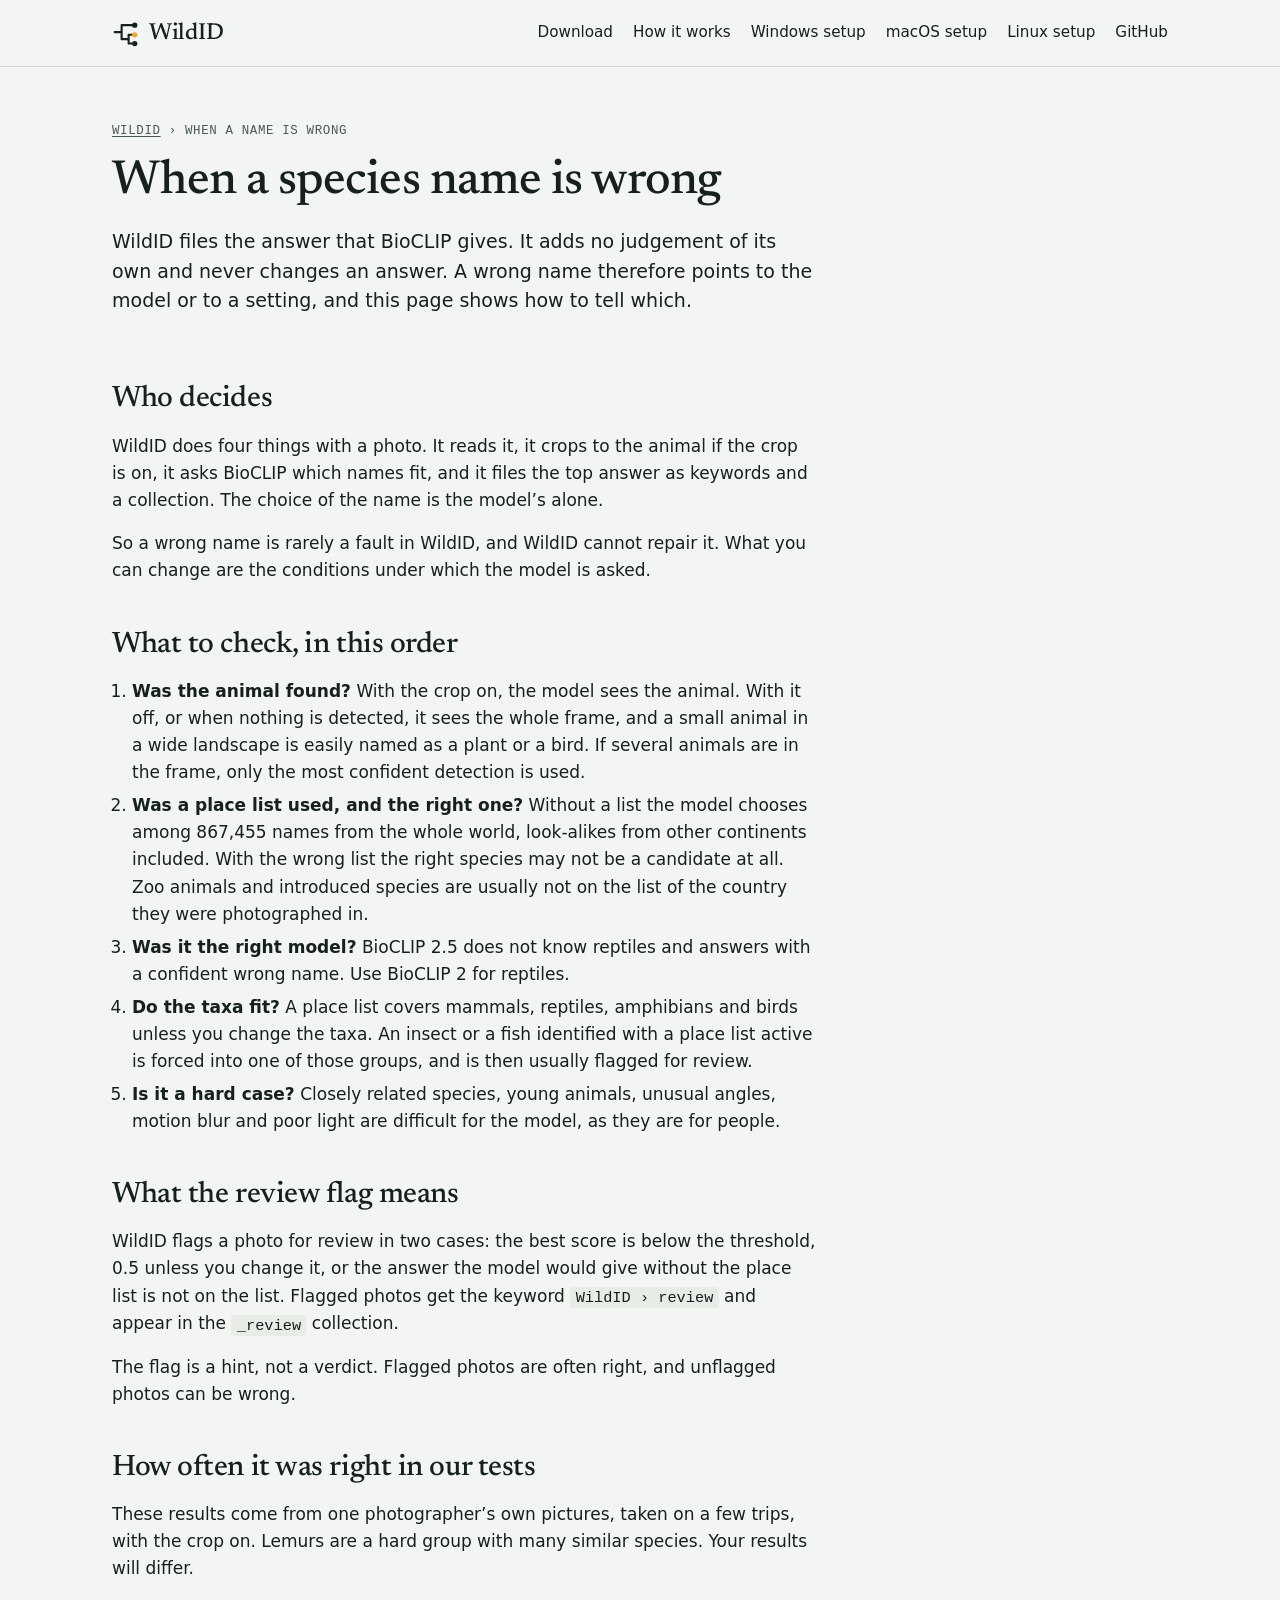
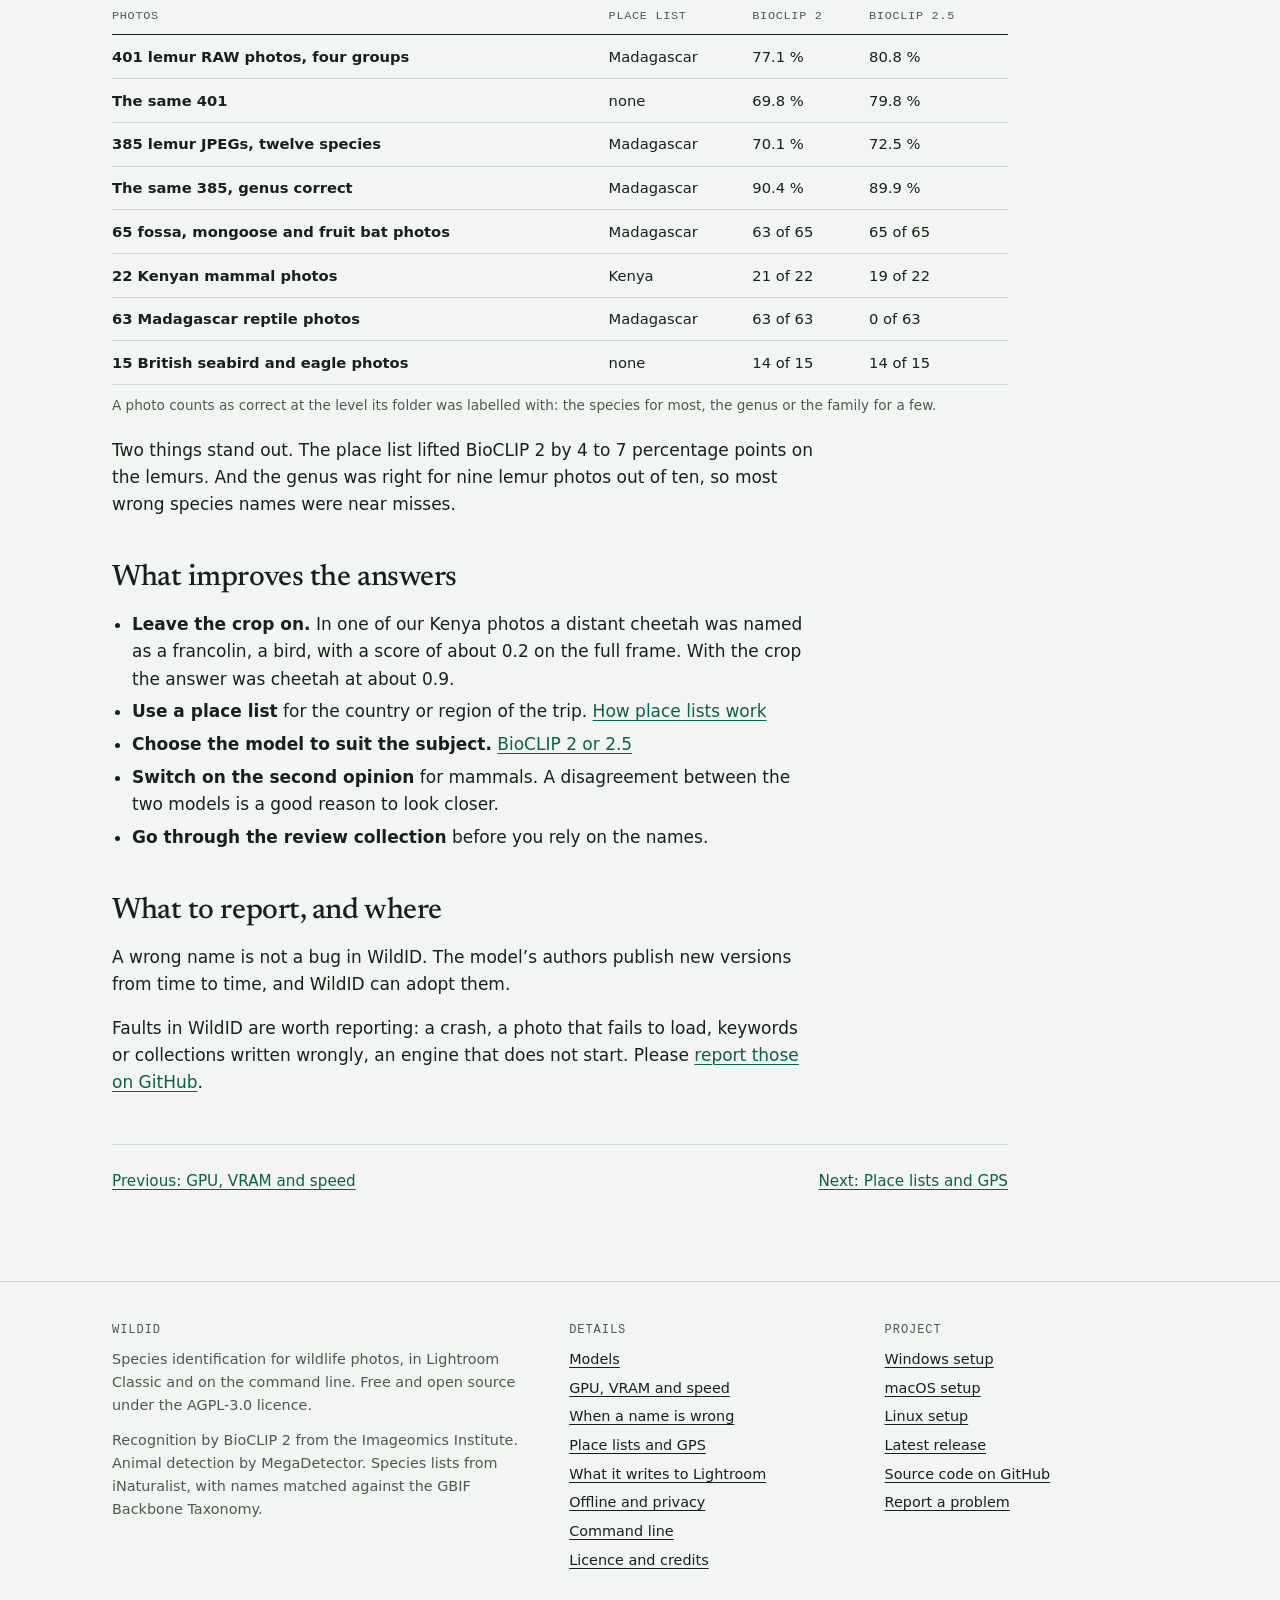
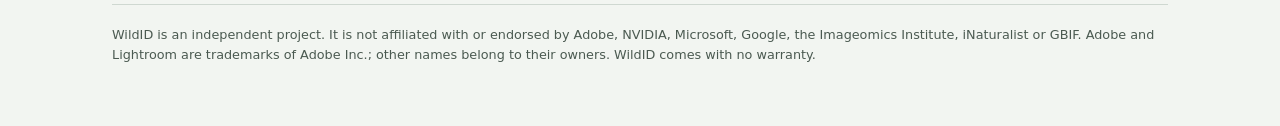
<file: website/accuracy.html>
<!doctype html>
<html lang="en-GB">
<head>
<meta charset="utf-8">
<meta name="viewport" content="width=device-width, initial-scale=1, viewport-fit=cover">
<title>When WildID gets a species wrong: causes and fixes</title>
<meta name="description" content="WildID files the answer BioCLIP gives. Why identifications go wrong, how often they were right on our test photos, and the settings that improve them.">
<link rel="canonical" href="https://WILDID-SITE-URL.invalid/accuracy.html">
<meta name="theme-color" content="#f2f5f1" media="(prefers-color-scheme: light)">
<meta name="theme-color" content="#101512" media="(prefers-color-scheme: dark)">
<meta property="og:type" content="website">
<meta property="og:site_name" content="WildID">
<meta property="og:title" content="When WildID gets a species wrong: causes and fixes">
<meta property="og:description" content="WildID files the answer BioCLIP gives. Why identifications go wrong, how often they were right on our test photos, and the settings that improve them.">
<meta property="og:url" content="https://WILDID-SITE-URL.invalid/accuracy.html">
<meta property="og:image" content="https://WILDID-SITE-URL.invalid/img/og-image.png">
<meta property="og:image:width" content="1200">
<meta property="og:image:height" content="630">
<meta property="og:image:alt" content="WildID: species names for your wildlife photos, inside Lightroom Classic">
<meta name="twitter:card" content="summary_large_image">
<link rel="icon" href="favicon.svg" type="image/svg+xml">
<link rel="preload" href="fonts/newsreader-latin-500-normal.woff2" as="font" type="font/woff2" crossorigin>
<link rel="stylesheet" href="css/site.css">
<script type="application/ld+json">{"@context":"https://schema.org","@type":"BreadcrumbList","itemListElement":[{"@type":"ListItem","position":1,"name":"WildID","item":"https://WILDID-SITE-URL.invalid/"},{"@type":"ListItem","position":2,"name":"When a name is wrong","item":"https://WILDID-SITE-URL.invalid/accuracy.html"}]}</script>
</head>
<body>
<a class="skip" href="#main">Skip to content</a>
<header class="site-header">
  <div class="wrap">
    <a class="brand" href="index.html" aria-label="WildID home">
      <svg viewBox="0 0 32 32" aria-hidden="true" focusable="false"><g fill="none" stroke="currentColor" stroke-width="2.4" stroke-linecap="round" stroke-linejoin="round"><path d="M3 15h8M11 7v16M11 7h14M11 23h8M19 18v10M19 18h6M19 28h6"/></g><circle cx="26" cy="7" r="3" fill="currentColor"/><circle class="tip" cx="26" cy="18" r="3"/><circle cx="26" cy="28" r="3" fill="currentColor"/></svg>
      WildID
    </a>
    <nav class="site-nav" aria-label="Main">
      <ul>
        <li><a href="index.html#download">Download</a></li>
        <li><a href="index.html#how-it-works">How it works</a></li>
        <li><a href="index.html#windows-setup">Windows setup</a></li>
        <li><a href="index.html#macos-setup">macOS setup</a></li>
        <li><a href="index.html#linux-setup">Linux setup</a></li>
        <li><a href="https://github.com/Trogious/wildid">GitHub</a></li>
      </ul>
    </nav>
  </div>
</header>
<main id="main">
<div class="page-head">
  <div class="wrap">
    <p class="crumbs"><a href="index.html">WildID</a> › When a name is wrong</p>
    <h1>When a species name is wrong</h1>
    <p class="lede">WildID files the answer that BioCLIP gives. It adds no judgement of its own and never changes an answer. A wrong name therefore points to the model or to a setting, and this page shows how to tell which.</p>
  </div>
</div>
<div class="article">
  <div class="wrap">
    <div class="prose">
      <h2>Who decides</h2>
      <p>WildID does four things with a photo. It reads it, it crops to the animal if the crop is on, it asks BioCLIP which names fit, and it files the top answer as keywords and a collection. The choice of the name is the model&rsquo;s alone.</p>
      <p>So a wrong name is rarely a fault in WildID, and WildID cannot repair it. What you can change are the conditions under which the model is asked.</p>

      <h2>What to check, in this order</h2>
      <ol>
        <li><strong>Was the animal found?</strong> With the crop on, the model sees the animal. With it off, or when nothing is detected, it sees the whole frame, and a small animal in a wide landscape is easily named as a plant or a bird. If several animals are in the frame, only the most confident detection is used.</li>
        <li><strong>Was a place list used, and the right one?</strong> Without a list the model chooses among 867,455 names from the whole world, look-alikes from other continents included. With the wrong list the right species may not be a candidate at all. Zoo animals and introduced species are usually not on the list of the country they were photographed in.</li>
        <li><strong>Was it the right model?</strong> BioCLIP&nbsp;2.5 does not know reptiles and answers with a confident wrong name. Use BioCLIP&nbsp;2 for reptiles.</li>
        <li><strong>Do the taxa fit?</strong> A place list covers mammals, reptiles, amphibians and birds unless you change the taxa. An insect or a fish identified with a place list active is forced into one of those groups, and is then usually flagged for review.</li>
        <li><strong>Is it a hard case?</strong> Closely related species, young animals, unusual angles, motion blur and poor light are difficult for the model, as they are for people.</li>
      </ol>

      <h2>What the review flag means</h2>
      <p>WildID flags a photo for review in two cases: the best score is below the threshold, 0.5 unless you change it, or the answer the model would give without the place list is not on the list. Flagged photos get the keyword <code>WildID › review</code> and appear in the <code>_review</code> collection.</p>
      <p>The flag is a hint, not a verdict. Flagged photos are often right, and unflagged photos can be wrong.</p>

      <h2>How often it was right in our tests</h2>
      <p>These results come from one photographer&rsquo;s own pictures, taken on a few trips, with the crop on. Lemurs are a hard group with many similar species. Your results will differ.</p>
    </div>
    <div class="table-wrap wide">
      <table>
        <thead>
          <tr><th scope="col">Photos</th><th scope="col">Place list</th><th scope="col">BioCLIP 2</th><th scope="col">BioCLIP 2.5</th></tr>
        </thead>
        <tbody>
          <tr><th scope="row">401 lemur RAW photos, four groups</th><td>Madagascar</td><td>77.1 %</td><td>80.8 %</td></tr>
          <tr><th scope="row">The same 401</th><td>none</td><td>69.8 %</td><td>79.8 %</td></tr>
          <tr><th scope="row">385 lemur JPEGs, twelve species</th><td>Madagascar</td><td>70.1 %</td><td>72.5 %</td></tr>
          <tr><th scope="row">The same 385, genus correct</th><td>Madagascar</td><td>90.4 %</td><td>89.9 %</td></tr>
          <tr><th scope="row">65 fossa, mongoose and fruit bat photos</th><td>Madagascar</td><td>63 of 65</td><td>65 of 65</td></tr>
          <tr><th scope="row">22 Kenyan mammal photos</th><td>Kenya</td><td>21 of 22</td><td>19 of 22</td></tr>
          <tr><th scope="row">63 Madagascar reptile photos</th><td>Madagascar</td><td>63 of 63</td><td>0 of 63</td></tr>
          <tr><th scope="row">15 British seabird and eagle photos</th><td>none</td><td>14 of 15</td><td>14 of 15</td></tr>
        </tbody>
        <caption>A photo counts as correct at the level its folder was labelled with: the species for most, the genus or the family for a few.</caption>
      </table>
    </div>
    <div class="prose">
      <p>Two things stand out. The place list lifted BioCLIP&nbsp;2 by 4 to 7 percentage points on the lemurs. And the genus was right for nine lemur photos out of ten, so most wrong species names were near misses.</p>

      <h2>What improves the answers</h2>
      <ul>
        <li><strong>Leave the crop on.</strong> In one of our Kenya photos a distant cheetah was named as a francolin, a bird, with a score of about 0.2 on the full frame. With the crop the answer was cheetah at about 0.9.</li>
        <li><strong>Use a place list</strong> for the country or region of the trip. <a href="places.html">How place lists work</a></li>
        <li><strong>Choose the model to suit the subject.</strong> <a href="models.html">BioCLIP 2 or 2.5</a></li>
        <li><strong>Switch on the second opinion</strong> for mammals. A disagreement between the two models is a good reason to look closer.</li>
        <li><strong>Go through the review collection</strong> before you rely on the names.</li>
      </ul>

      <h2>What to report, and where</h2>
      <p>A wrong name is not a bug in WildID. The model&rsquo;s authors publish new versions from time to time, and WildID can adopt them.</p>
      <p>Faults in WildID are worth reporting: a crash, a photo that fails to load, keywords or collections written wrongly, an engine that does not start. Please <a href="https://github.com/Trogious/wildid/issues">report those on GitHub</a>.</p>
    </div>
    <p class="pager"><a href="hardware.html">Previous: GPU, VRAM and speed</a><a href="places.html">Next: Place lists and GPS</a></p>
  </div>
</div>
</main>
<footer class="site-footer">
  <div class="wrap">
    <div class="footer-grid">
      <div>
        <h2>WildID</h2>
        <p>Species identification for wildlife photos, in Lightroom Classic and on the command line. Free and open source under the AGPL-3.0 licence.</p>
        <p>Recognition by BioCLIP&nbsp;2 from the Imageomics Institute. Animal detection by MegaDetector. Species lists from iNaturalist, with names matched against the GBIF Backbone Taxonomy.</p>
      </div>
      <nav aria-label="Details">
        <h2>Details</h2>
        <ul>
          <li><a href="models.html">Models</a></li>
          <li><a href="hardware.html">GPU, VRAM and speed</a></li>
          <li><a href="accuracy.html">When a name is wrong</a></li>
          <li><a href="places.html">Place lists and GPS</a></li>
          <li><a href="lightroom.html">What it writes to Lightroom</a></li>
          <li><a href="privacy.html">Offline and privacy</a></li>
          <li><a href="command-line.html">Command line</a></li>
          <li><a href="licence.html">Licence and credits</a></li>
        </ul>
      </nav>
      <nav aria-label="Project">
        <h2>Project</h2>
        <ul>
          <li><a href="index.html#windows-setup">Windows setup</a></li>
          <li><a href="index.html#macos-setup">macOS setup</a></li>
          <li><a href="index.html#linux-setup">Linux setup</a></li>
          <li><a href="https://github.com/Trogious/wildid/releases/latest">Latest release</a></li>
          <li><a href="https://github.com/Trogious/wildid">Source code on GitHub</a></li>
          <li><a href="https://github.com/Trogious/wildid/issues">Report a problem</a></li>
        </ul>
      </nav>
    </div>
    <div class="legal">
      <p>WildID is an independent project. It is not affiliated with or endorsed by Adobe, NVIDIA, Microsoft, Google, the Imageomics Institute, iNaturalist or GBIF. Adobe and Lightroom are trademarks of Adobe Inc.; other names belong to their owners. WildID comes with no warranty.</p>
    </div>
  </div>
</footer>
</body>
</html>
</file>
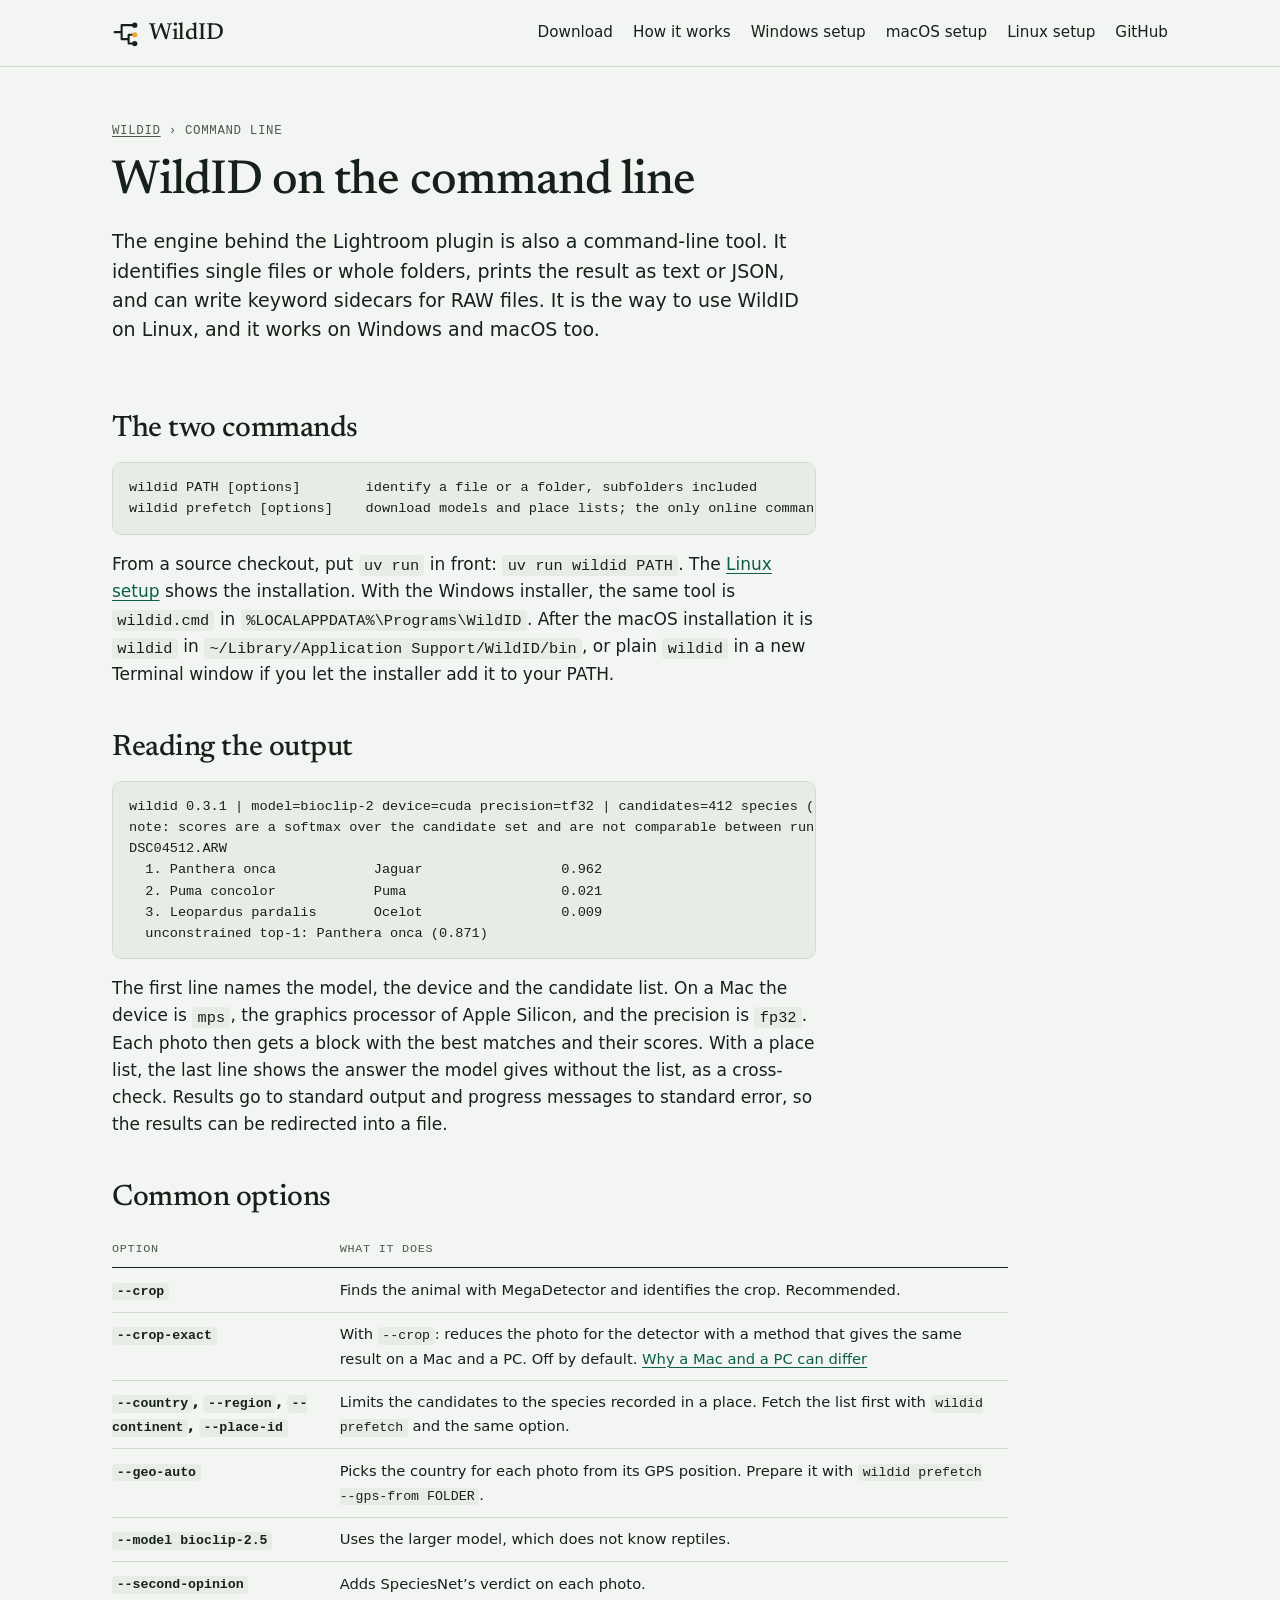
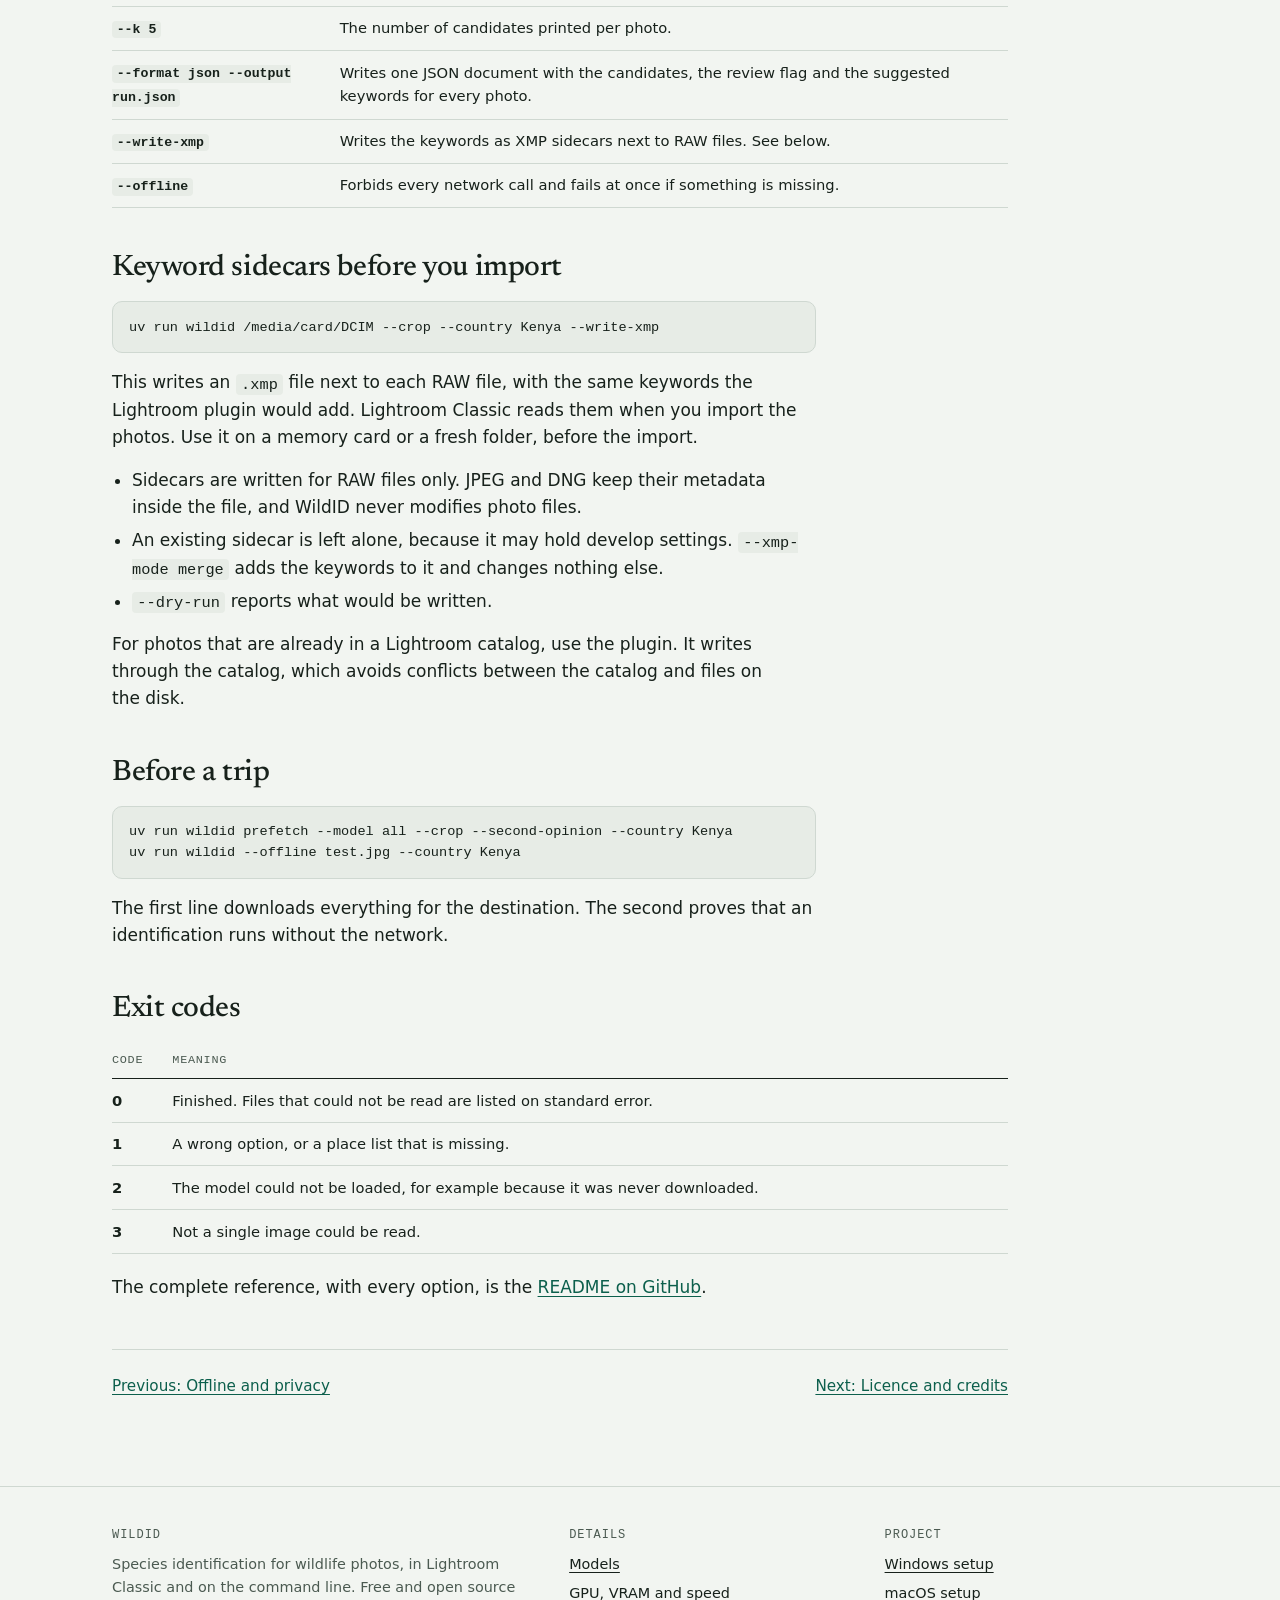
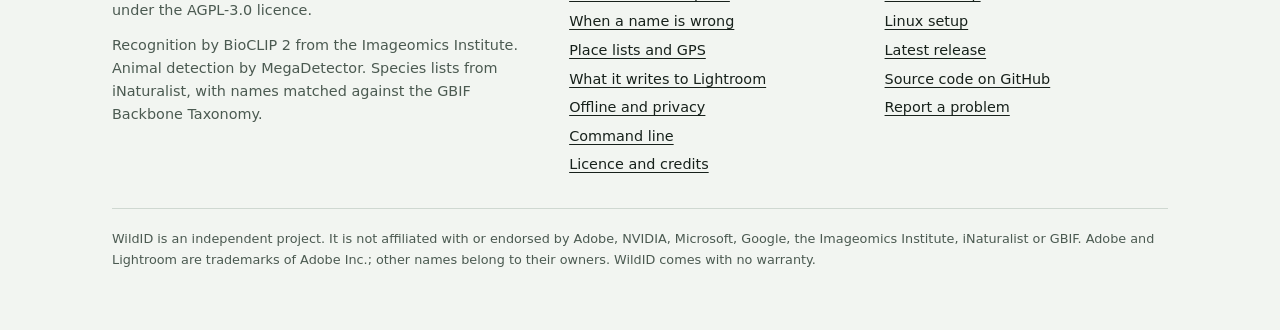
<file: website/command-line.html>
<!doctype html>
<html lang="en-GB">
<head>
<meta charset="utf-8">
<meta name="viewport" content="width=device-width, initial-scale=1, viewport-fit=cover">
<title>WildID on the command line: folders, JSON, sidecars</title>
<meta name="description" content="Use WildID without Lightroom: identify whole folders from a terminal, write JSON, or create XMP keyword sidecars that Lightroom Classic reads on import.">
<link rel="canonical" href="https://WILDID-SITE-URL.invalid/command-line.html">
<meta name="theme-color" content="#f2f5f1" media="(prefers-color-scheme: light)">
<meta name="theme-color" content="#101512" media="(prefers-color-scheme: dark)">
<meta property="og:type" content="website">
<meta property="og:site_name" content="WildID">
<meta property="og:title" content="WildID on the command line: folders, JSON, sidecars">
<meta property="og:description" content="Use WildID without Lightroom: identify whole folders from a terminal, write JSON, or create XMP keyword sidecars that Lightroom Classic reads on import.">
<meta property="og:url" content="https://WILDID-SITE-URL.invalid/command-line.html">
<meta property="og:image" content="https://WILDID-SITE-URL.invalid/img/og-image.png">
<meta property="og:image:width" content="1200">
<meta property="og:image:height" content="630">
<meta property="og:image:alt" content="WildID: species names for your wildlife photos, inside Lightroom Classic">
<meta name="twitter:card" content="summary_large_image">
<link rel="icon" href="favicon.svg" type="image/svg+xml">
<link rel="preload" href="fonts/newsreader-latin-500-normal.woff2" as="font" type="font/woff2" crossorigin>
<link rel="stylesheet" href="css/site.css">
<script type="application/ld+json">{"@context":"https://schema.org","@type":"BreadcrumbList","itemListElement":[{"@type":"ListItem","position":1,"name":"WildID","item":"https://WILDID-SITE-URL.invalid/"},{"@type":"ListItem","position":2,"name":"Command line","item":"https://WILDID-SITE-URL.invalid/command-line.html"}]}</script>
</head>
<body>
<a class="skip" href="#main">Skip to content</a>
<header class="site-header">
  <div class="wrap">
    <a class="brand" href="index.html" aria-label="WildID home">
      <svg viewBox="0 0 32 32" aria-hidden="true" focusable="false"><g fill="none" stroke="currentColor" stroke-width="2.4" stroke-linecap="round" stroke-linejoin="round"><path d="M3 15h8M11 7v16M11 7h14M11 23h8M19 18v10M19 18h6M19 28h6"/></g><circle cx="26" cy="7" r="3" fill="currentColor"/><circle class="tip" cx="26" cy="18" r="3"/><circle cx="26" cy="28" r="3" fill="currentColor"/></svg>
      WildID
    </a>
    <nav class="site-nav" aria-label="Main">
      <ul>
        <li><a href="index.html#download">Download</a></li>
        <li><a href="index.html#how-it-works">How it works</a></li>
        <li><a href="index.html#windows-setup">Windows setup</a></li>
        <li><a href="index.html#macos-setup">macOS setup</a></li>
        <li><a href="index.html#linux-setup">Linux setup</a></li>
        <li><a href="https://github.com/Trogious/wildid">GitHub</a></li>
      </ul>
    </nav>
  </div>
</header>
<main id="main">
<div class="page-head">
  <div class="wrap">
    <p class="crumbs"><a href="index.html">WildID</a> › Command line</p>
    <h1>WildID on the command line</h1>
    <p class="lede">The engine behind the Lightroom plugin is also a command-line tool. It identifies single files or whole folders, prints the result as text or JSON, and can write keyword sidecars for RAW files. It is the way to use WildID on Linux, and it works on Windows and macOS too.</p>
  </div>
</div>
<div class="article">
  <div class="wrap">
    <div class="prose">
      <h2>The two commands</h2>
      <pre><code>wildid PATH [options]        identify a file or a folder, subfolders included
wildid prefetch [options]    download models and place lists; the only online command</code></pre>
      <p>From a source checkout, put <code>uv run</code> in front: <code>uv run wildid PATH</code>. The <a href="index.html#linux-setup">Linux setup</a> shows the installation. With the Windows installer, the same tool is <code>wildid.cmd</code> in <code>%LOCALAPPDATA%\Programs\WildID</code>. After the macOS installation it is <code>wildid</code> in <code>~/Library/Application Support/WildID/bin</code>, or plain <code>wildid</code> in a new Terminal window if you let the installer add it to your PATH.</p>

      <h2>Reading the output</h2>
      <pre><code>wildid 0.3.1 | model=bioclip-2 device=cuda precision=tf32 | candidates=412 species (Brazil › Mato Grosso; Mammalia,Reptilia,Amphibia,Aves; fetched 2026-10-23)
note: scores are a softmax over the candidate set and are not comparable between runs with different candidates
DSC04512.ARW
  1. Panthera onca            Jaguar                 0.962
  2. Puma concolor            Puma                   0.021
  3. Leopardus pardalis       Ocelot                 0.009
  unconstrained top-1: Panthera onca (0.871)</code></pre>
      <p>The first line names the model, the device and the candidate list. On a Mac the device is <code>mps</code>, the graphics processor of Apple Silicon, and the precision is <code>fp32</code>. Each photo then gets a block with the best matches and their scores. With a place list, the last line shows the answer the model gives without the list, as a cross-check. Results go to standard output and progress messages to standard error, so the results can be redirected into a file.</p>

      <h2>Common options</h2>
    </div>
    <div class="table-wrap wide">
      <table>
        <thead>
          <tr><th scope="col">Option</th><th scope="col">What it does</th></tr>
        </thead>
        <tbody>
          <tr><th scope="row"><code>--crop</code></th><td>Finds the animal with MegaDetector and identifies the crop. Recommended.</td></tr>
          <tr><th scope="row"><code>--crop-exact</code></th><td>With <code>--crop</code>: reduces the photo for the detector with a method that gives the same result on a Mac and a PC. Off by default. <a href="hardware.html#mac-and-pc">Why a Mac and a PC can differ</a></td></tr>
          <tr><th scope="row"><code>--country</code>, <code>--region</code>, <code>--continent</code>, <code>--place-id</code></th><td>Limits the candidates to the species recorded in a place. Fetch the list first with <code>wildid prefetch</code> and the same option.</td></tr>
          <tr><th scope="row"><code>--geo-auto</code></th><td>Picks the country for each photo from its GPS position. Prepare it with <code>wildid prefetch --gps-from FOLDER</code>.</td></tr>
          <tr><th scope="row"><code>--model bioclip-2.5</code></th><td>Uses the larger model, which does not know reptiles.</td></tr>
          <tr><th scope="row"><code>--second-opinion</code></th><td>Adds SpeciesNet&rsquo;s verdict on each photo.</td></tr>
          <tr><th scope="row"><code>--k 5</code></th><td>The number of candidates printed per photo.</td></tr>
          <tr><th scope="row"><code>--format json --output run.json</code></th><td>Writes one JSON document with the candidates, the review flag and the suggested keywords for every photo.</td></tr>
          <tr><th scope="row"><code>--write-xmp</code></th><td>Writes the keywords as XMP sidecars next to RAW files. See below.</td></tr>
          <tr><th scope="row"><code>--offline</code></th><td>Forbids every network call and fails at once if something is missing.</td></tr>
        </tbody>
      </table>
    </div>
    <div class="prose">
      <h2>Keyword sidecars before you import</h2>
      <pre><code>uv run wildid /media/card/DCIM --crop --country Kenya --write-xmp</code></pre>
      <p>This writes an <code>.xmp</code> file next to each RAW file, with the same keywords the Lightroom plugin would add. Lightroom Classic reads them when you import the photos. Use it on a memory card or a fresh folder, before the import.</p>
      <ul>
        <li>Sidecars are written for RAW files only. JPEG and DNG keep their metadata inside the file, and WildID never modifies photo files.</li>
        <li>An existing sidecar is left alone, because it may hold develop settings. <code>--xmp-mode merge</code> adds the keywords to it and changes nothing else.</li>
        <li><code>--dry-run</code> reports what would be written.</li>
      </ul>
      <p>For photos that are already in a Lightroom catalog, use the plugin. It writes through the catalog, which avoids conflicts between the catalog and files on the disk.</p>

      <h2>Before a trip</h2>
      <pre><code>uv run wildid prefetch --model all --crop --second-opinion --country Kenya
uv run wildid --offline test.jpg --country Kenya</code></pre>
      <p>The first line downloads everything for the destination. The second proves that an identification runs without the network.</p>

      <h2>Exit codes</h2>
    </div>
    <div class="table-wrap wide">
      <table>
        <thead>
          <tr><th scope="col">Code</th><th scope="col">Meaning</th></tr>
        </thead>
        <tbody>
          <tr><th scope="row">0</th><td>Finished. Files that could not be read are listed on standard error.</td></tr>
          <tr><th scope="row">1</th><td>A wrong option, or a place list that is missing.</td></tr>
          <tr><th scope="row">2</th><td>The model could not be loaded, for example because it was never downloaded.</td></tr>
          <tr><th scope="row">3</th><td>Not a single image could be read.</td></tr>
        </tbody>
      </table>
    </div>
    <div class="prose">
      <p>The complete reference, with every option, is the <a href="https://github.com/Trogious/wildid#readme">README on GitHub</a>.</p>
    </div>
    <p class="pager"><a href="privacy.html">Previous: Offline and privacy</a><a href="licence.html">Next: Licence and credits</a></p>
  </div>
</div>
</main>
<footer class="site-footer">
  <div class="wrap">
    <div class="footer-grid">
      <div>
        <h2>WildID</h2>
        <p>Species identification for wildlife photos, in Lightroom Classic and on the command line. Free and open source under the AGPL-3.0 licence.</p>
        <p>Recognition by BioCLIP&nbsp;2 from the Imageomics Institute. Animal detection by MegaDetector. Species lists from iNaturalist, with names matched against the GBIF Backbone Taxonomy.</p>
      </div>
      <nav aria-label="Details">
        <h2>Details</h2>
        <ul>
          <li><a href="models.html">Models</a></li>
          <li><a href="hardware.html">GPU, VRAM and speed</a></li>
          <li><a href="accuracy.html">When a name is wrong</a></li>
          <li><a href="places.html">Place lists and GPS</a></li>
          <li><a href="lightroom.html">What it writes to Lightroom</a></li>
          <li><a href="privacy.html">Offline and privacy</a></li>
          <li><a href="command-line.html">Command line</a></li>
          <li><a href="licence.html">Licence and credits</a></li>
        </ul>
      </nav>
      <nav aria-label="Project">
        <h2>Project</h2>
        <ul>
          <li><a href="index.html#windows-setup">Windows setup</a></li>
          <li><a href="index.html#macos-setup">macOS setup</a></li>
          <li><a href="index.html#linux-setup">Linux setup</a></li>
          <li><a href="https://github.com/Trogious/wildid/releases/latest">Latest release</a></li>
          <li><a href="https://github.com/Trogious/wildid">Source code on GitHub</a></li>
          <li><a href="https://github.com/Trogious/wildid/issues">Report a problem</a></li>
        </ul>
      </nav>
    </div>
    <div class="legal">
      <p>WildID is an independent project. It is not affiliated with or endorsed by Adobe, NVIDIA, Microsoft, Google, the Imageomics Institute, iNaturalist or GBIF. Adobe and Lightroom are trademarks of Adobe Inc.; other names belong to their owners. WildID comes with no warranty.</p>
    </div>
  </div>
</footer>
</body>
</html>
</file>
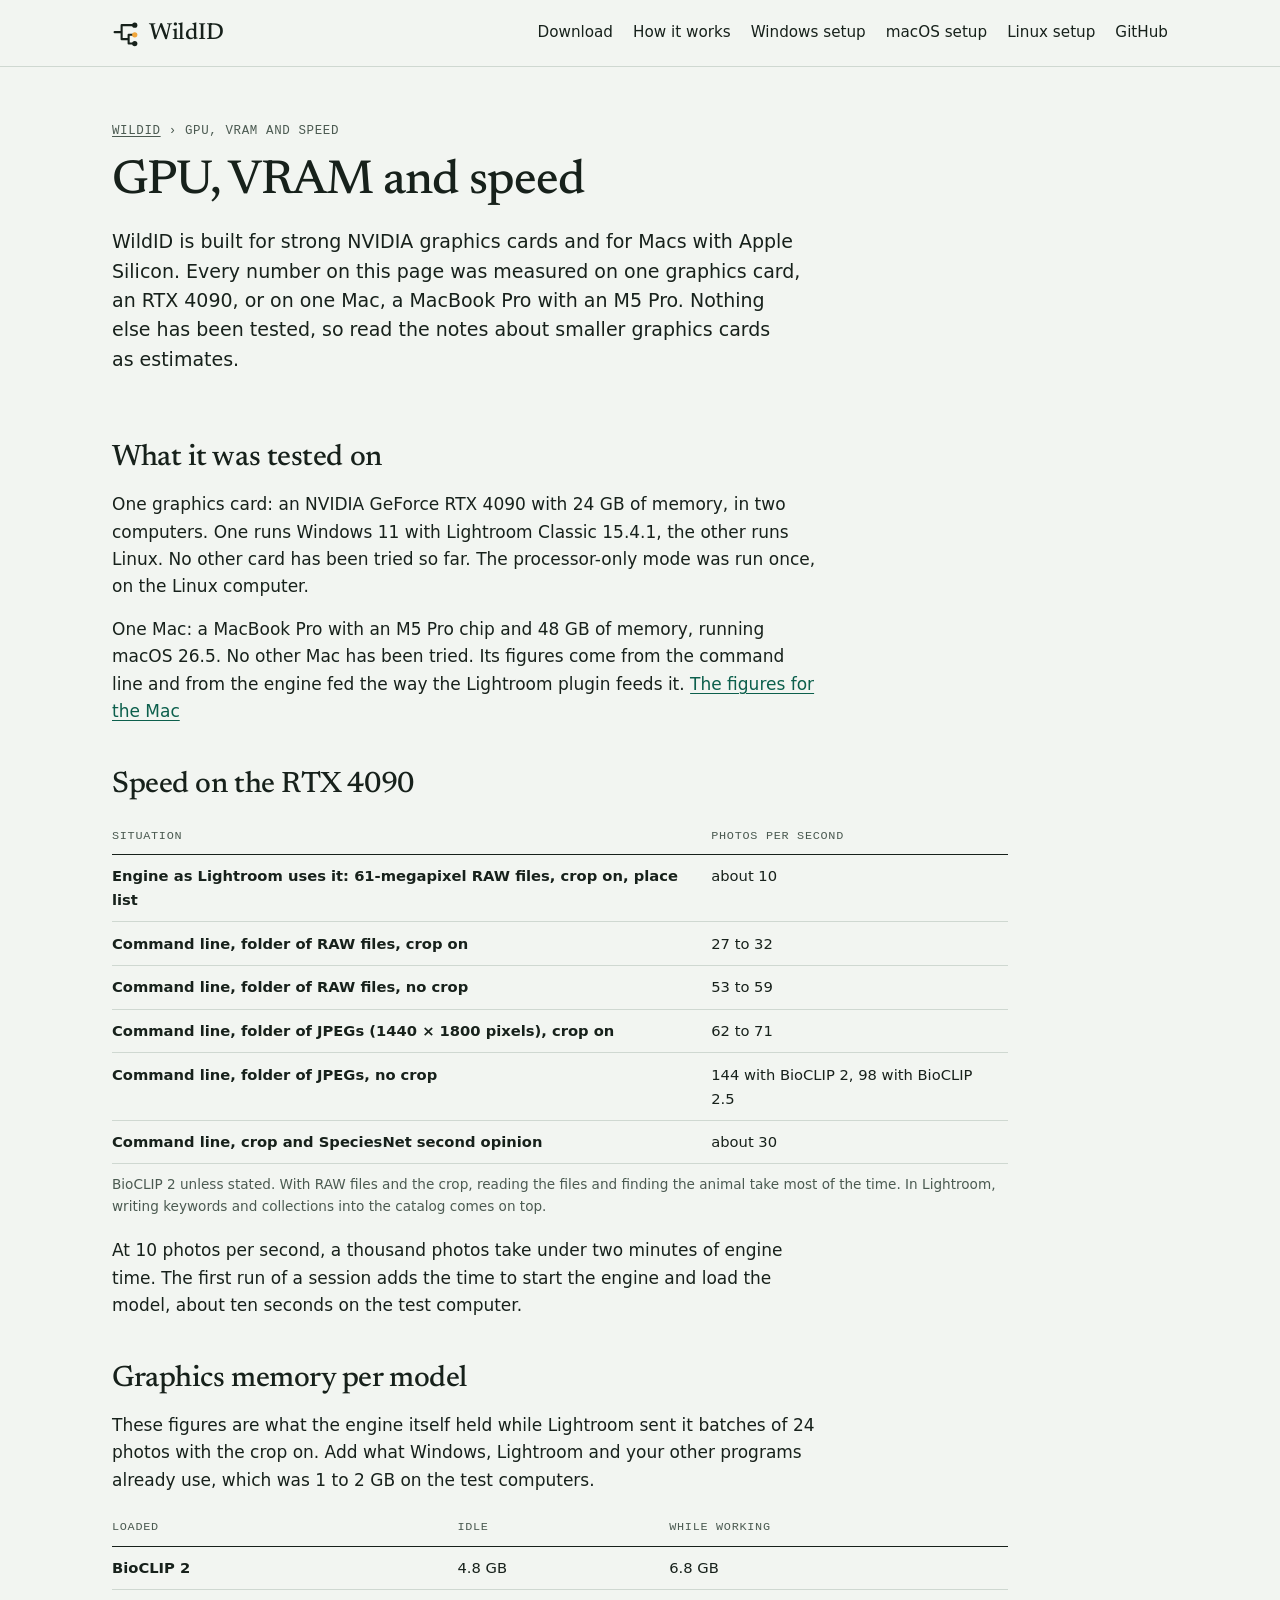
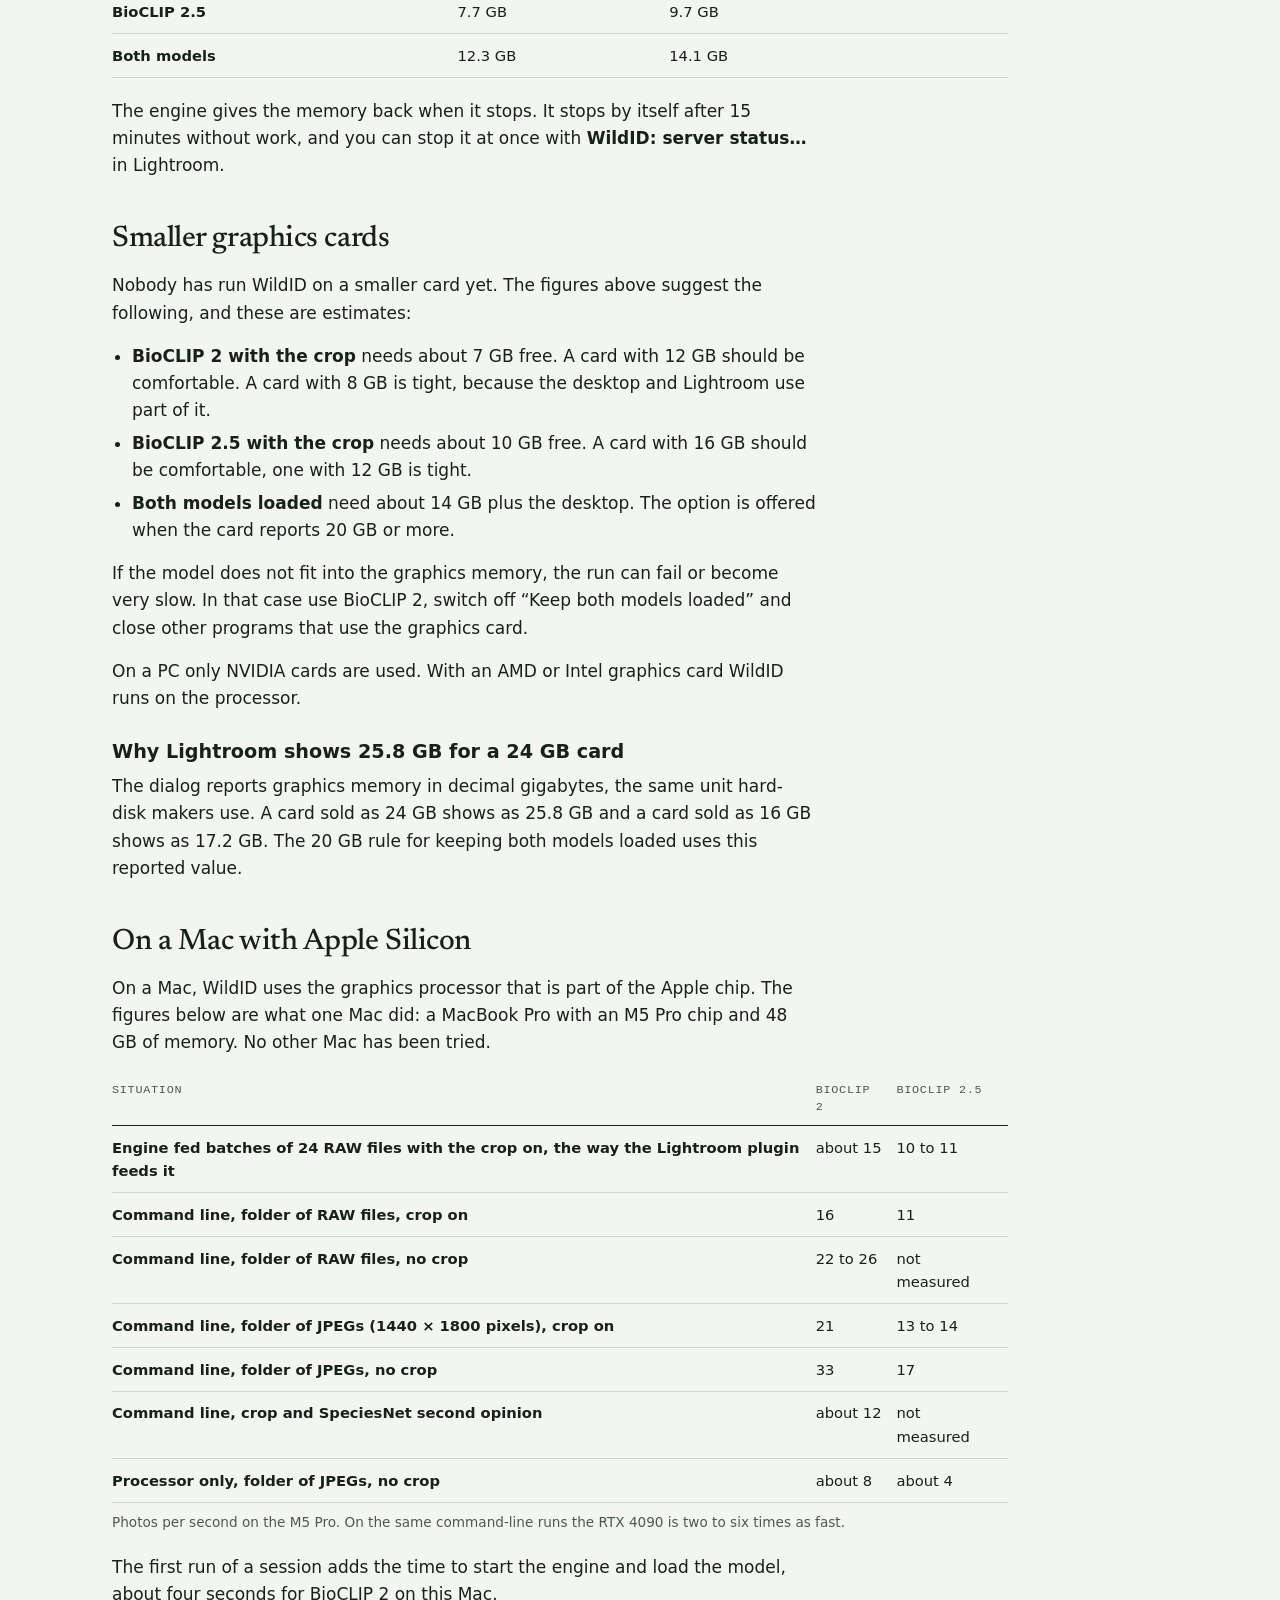
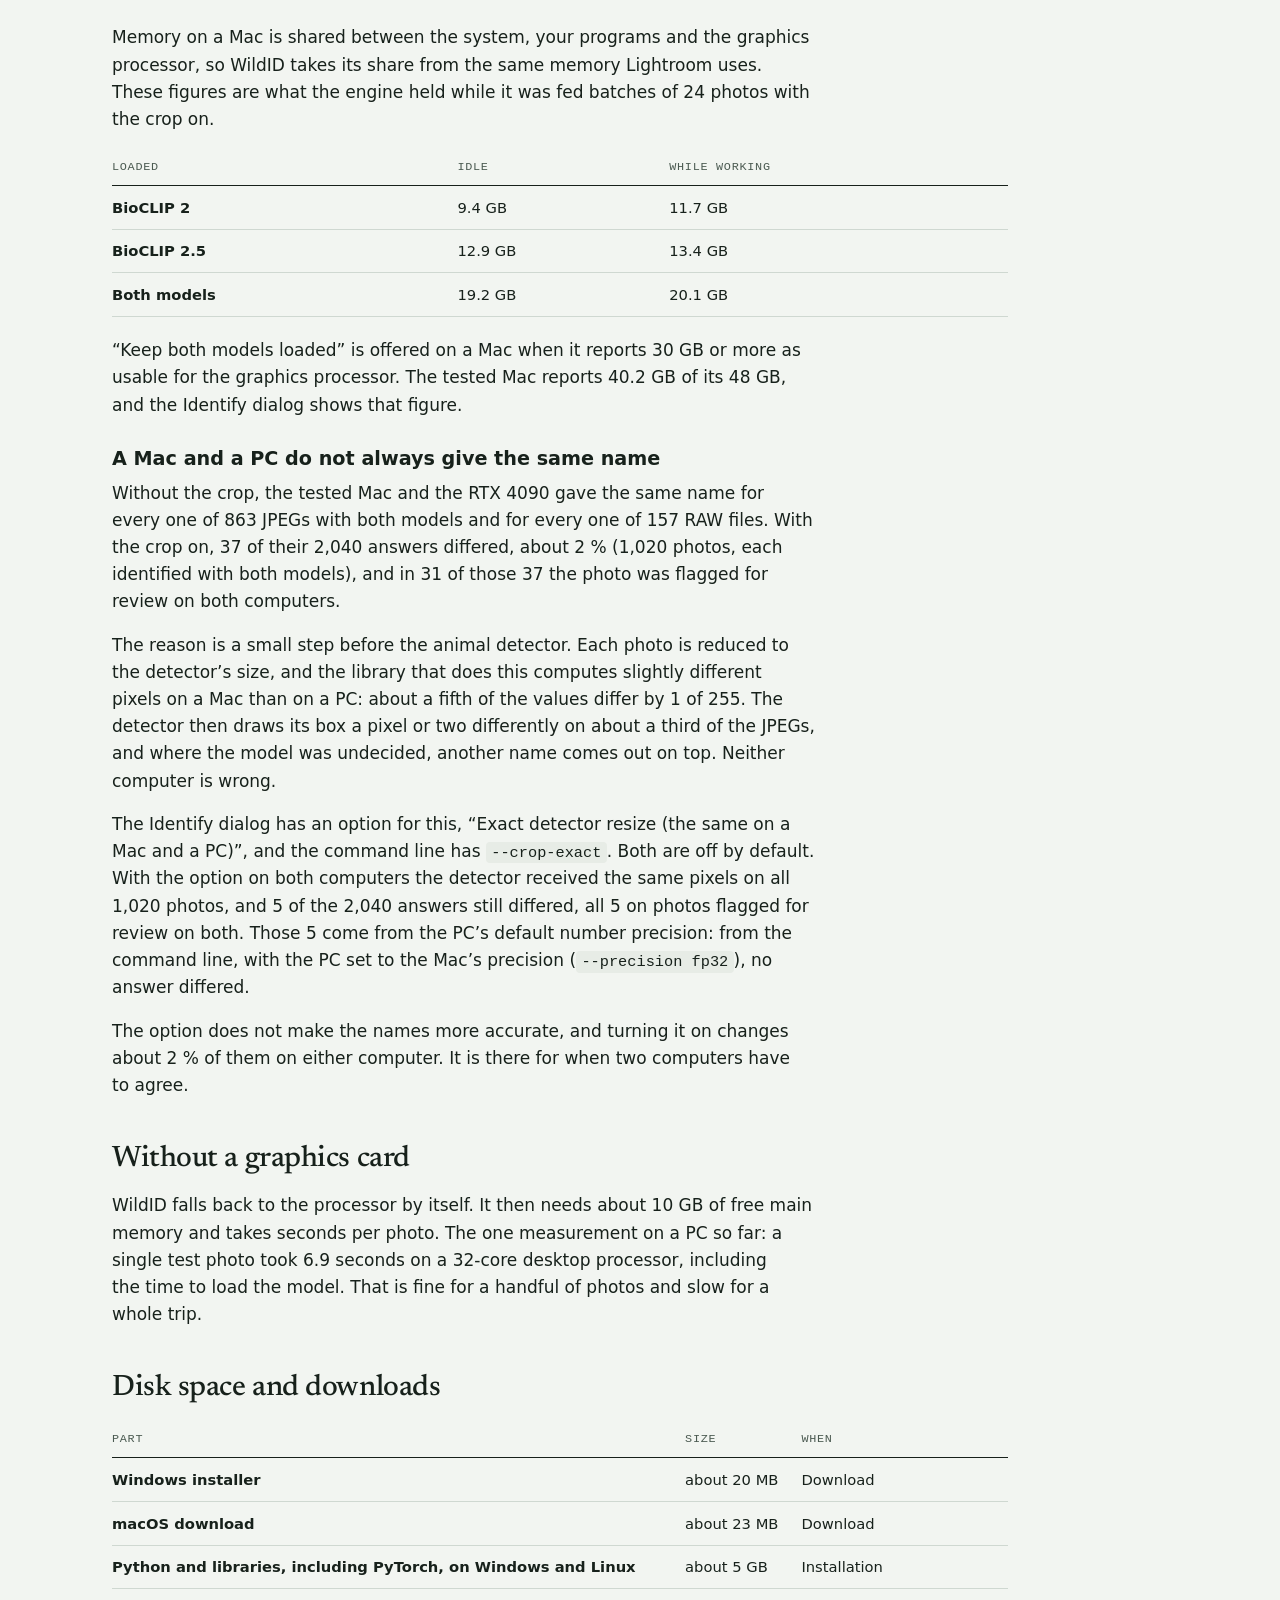
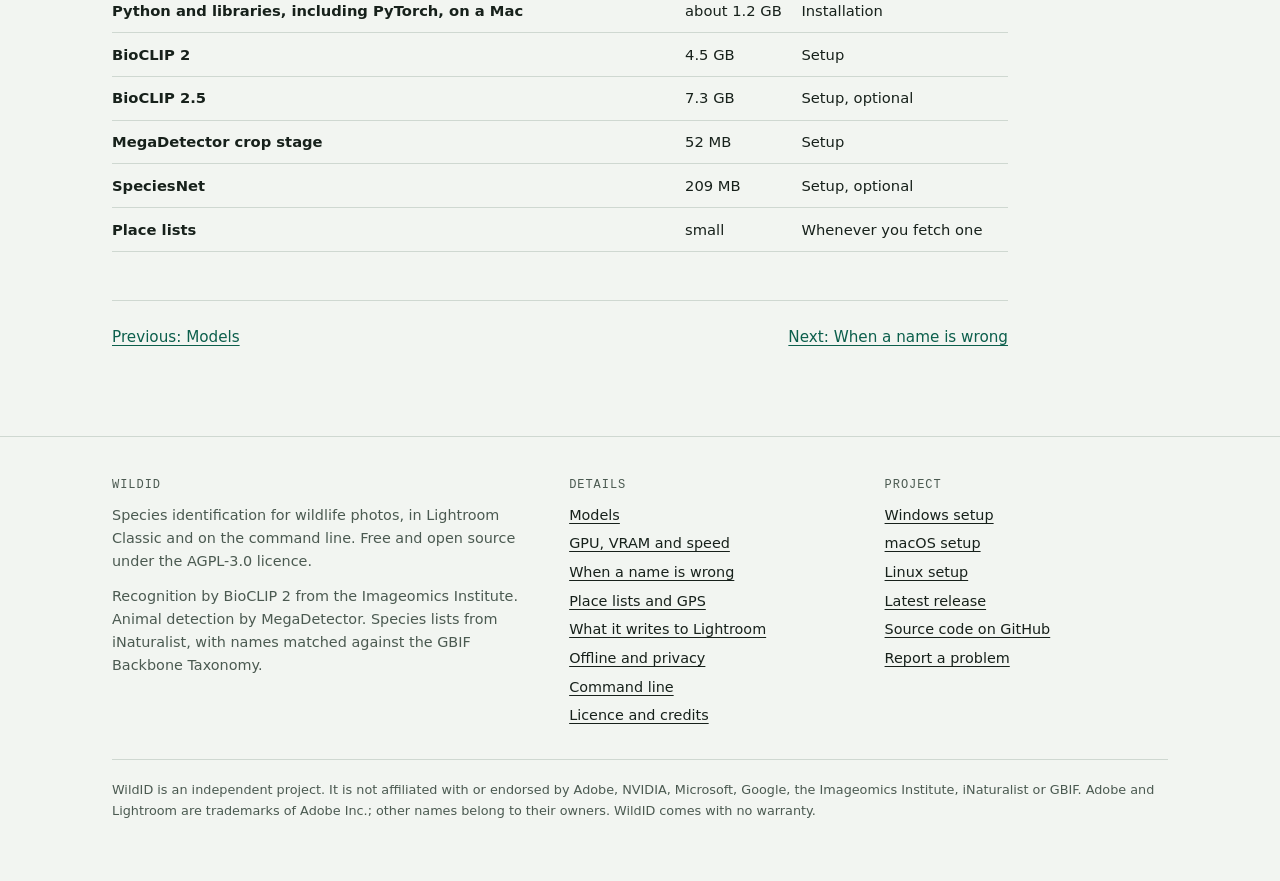
<file: website/hardware.html>
<!doctype html>
<html lang="en-GB">
<head>
<meta charset="utf-8">
<meta name="viewport" content="width=device-width, initial-scale=1, viewport-fit=cover">
<title>GPU, VRAM and speed: what WildID needs</title>
<meta name="description" content="Measured speed and memory for WildID on an NVIDIA RTX 4090 and on a Mac with an M5 Pro, what to expect on smaller graphics cards, and how it runs on a CPU without a graphics card.">
<link rel="canonical" href="https://WILDID-SITE-URL.invalid/hardware.html">
<meta name="theme-color" content="#f2f5f1" media="(prefers-color-scheme: light)">
<meta name="theme-color" content="#101512" media="(prefers-color-scheme: dark)">
<meta property="og:type" content="website">
<meta property="og:site_name" content="WildID">
<meta property="og:title" content="GPU, VRAM and speed: what WildID needs">
<meta property="og:description" content="Measured speed and memory for WildID on an NVIDIA RTX 4090 and on a Mac with an M5 Pro, what to expect on smaller graphics cards, and how it runs on a CPU without a graphics card.">
<meta property="og:url" content="https://WILDID-SITE-URL.invalid/hardware.html">
<meta property="og:image" content="https://WILDID-SITE-URL.invalid/img/og-image.png">
<meta property="og:image:width" content="1200">
<meta property="og:image:height" content="630">
<meta property="og:image:alt" content="WildID: species names for your wildlife photos, inside Lightroom Classic">
<meta name="twitter:card" content="summary_large_image">
<link rel="icon" href="favicon.svg" type="image/svg+xml">
<link rel="preload" href="fonts/newsreader-latin-500-normal.woff2" as="font" type="font/woff2" crossorigin>
<link rel="stylesheet" href="css/site.css">
<script type="application/ld+json">{"@context":"https://schema.org","@type":"BreadcrumbList","itemListElement":[{"@type":"ListItem","position":1,"name":"WildID","item":"https://WILDID-SITE-URL.invalid/"},{"@type":"ListItem","position":2,"name":"GPU, VRAM and speed","item":"https://WILDID-SITE-URL.invalid/hardware.html"}]}</script>
</head>
<body>
<a class="skip" href="#main">Skip to content</a>
<header class="site-header">
  <div class="wrap">
    <a class="brand" href="index.html" aria-label="WildID home">
      <svg viewBox="0 0 32 32" aria-hidden="true" focusable="false"><g fill="none" stroke="currentColor" stroke-width="2.4" stroke-linecap="round" stroke-linejoin="round"><path d="M3 15h8M11 7v16M11 7h14M11 23h8M19 18v10M19 18h6M19 28h6"/></g><circle cx="26" cy="7" r="3" fill="currentColor"/><circle class="tip" cx="26" cy="18" r="3"/><circle cx="26" cy="28" r="3" fill="currentColor"/></svg>
      WildID
    </a>
    <nav class="site-nav" aria-label="Main">
      <ul>
        <li><a href="index.html#download">Download</a></li>
        <li><a href="index.html#how-it-works">How it works</a></li>
        <li><a href="index.html#windows-setup">Windows setup</a></li>
        <li><a href="index.html#macos-setup">macOS setup</a></li>
        <li><a href="index.html#linux-setup">Linux setup</a></li>
        <li><a href="https://github.com/Trogious/wildid">GitHub</a></li>
      </ul>
    </nav>
  </div>
</header>
<main id="main">
<div class="page-head">
  <div class="wrap">
    <p class="crumbs"><a href="index.html">WildID</a> › GPU, VRAM and speed</p>
    <h1>GPU, VRAM and speed</h1>
    <p class="lede">WildID is built for strong NVIDIA graphics cards and for Macs with Apple Silicon. Every number on this page was measured on one graphics card, an RTX 4090, or on one Mac, a MacBook Pro with an M5 Pro. Nothing else has been tested, so read the notes about smaller graphics cards as estimates.</p>
  </div>
</div>
<div class="article">
  <div class="wrap">
    <div class="prose">
      <h2>What it was tested on</h2>
      <p>One graphics card: an NVIDIA GeForce RTX 4090 with 24 GB of memory, in two computers. One runs Windows 11 with Lightroom Classic 15.4.1, the other runs Linux. No other card has been tried so far. The processor-only mode was run once, on the Linux computer.</p>
      <p>One Mac: a MacBook Pro with an M5 Pro chip and 48 GB of memory, running macOS 26.5. No other Mac has been tried. Its figures come from the command line and from the engine fed the way the Lightroom plugin feeds it. <a href="#mac">The figures for the Mac</a></p>

      <h2>Speed on the RTX 4090</h2>
    </div>
    <div class="table-wrap wide">
      <table>
        <thead>
          <tr><th scope="col">Situation</th><th scope="col">Photos per second</th></tr>
        </thead>
        <tbody>
          <tr><th scope="row">Engine as Lightroom uses it: 61-megapixel RAW files, crop on, place list</th><td>about 10</td></tr>
          <tr><th scope="row">Command line, folder of RAW files, crop on</th><td>27 to 32</td></tr>
          <tr><th scope="row">Command line, folder of RAW files, no crop</th><td>53 to 59</td></tr>
          <tr><th scope="row">Command line, folder of JPEGs (1440 × 1800 pixels), crop on</th><td>62 to 71</td></tr>
          <tr><th scope="row">Command line, folder of JPEGs, no crop</th><td>144 with BioCLIP 2, 98 with BioCLIP 2.5</td></tr>
          <tr><th scope="row">Command line, crop and SpeciesNet second opinion</th><td>about 30</td></tr>
        </tbody>
        <caption>BioCLIP 2 unless stated. With RAW files and the crop, reading the files and finding the animal take most of the time. In Lightroom, writing keywords and collections into the catalog comes on top.</caption>
      </table>
    </div>
    <div class="prose">
      <p>At 10 photos per second, a thousand photos take under two minutes of engine time. The first run of a session adds the time to start the engine and load the model, about ten seconds on the test computer.</p>

      <h2>Graphics memory per model</h2>
      <p>These figures are what the engine itself held while Lightroom sent it batches of 24 photos with the crop on. Add what Windows, Lightroom and your other programs already use, which was 1 to 2 GB on the test computers.</p>
    </div>
    <div class="table-wrap wide">
      <table>
        <thead>
          <tr><th scope="col">Loaded</th><th scope="col">Idle</th><th scope="col">While working</th></tr>
        </thead>
        <tbody>
          <tr><th scope="row">BioCLIP 2</th><td>4.8 GB</td><td>6.8 GB</td></tr>
          <tr><th scope="row">BioCLIP 2.5</th><td>7.7 GB</td><td>9.7 GB</td></tr>
          <tr><th scope="row">Both models</th><td>12.3 GB</td><td>14.1 GB</td></tr>
        </tbody>
      </table>
    </div>
    <div class="prose">
      <p>The engine gives the memory back when it stops. It stops by itself after 15 minutes without work, and you can stop it at once with <strong>WildID: server status…</strong> in Lightroom.</p>

      <h2>Smaller graphics cards</h2>
      <p>Nobody has run WildID on a smaller card yet. The figures above suggest the following, and these are estimates:</p>
      <ul>
        <li><strong>BioCLIP&nbsp;2 with the crop</strong> needs about 7 GB free. A card with 12 GB should be comfortable. A card with 8 GB is tight, because the desktop and Lightroom use part of it.</li>
        <li><strong>BioCLIP&nbsp;2.5 with the crop</strong> needs about 10 GB free. A card with 16 GB should be comfortable, one with 12 GB is tight.</li>
        <li><strong>Both models loaded</strong> need about 14 GB plus the desktop. The option is offered when the card reports 20 GB or more.</li>
      </ul>
      <p>If the model does not fit into the graphics memory, the run can fail or become very slow. In that case use BioCLIP&nbsp;2, switch off &ldquo;Keep both models loaded&rdquo; and close other programs that use the graphics card.</p>
      <p>On a PC only NVIDIA cards are used. With an AMD or Intel graphics card WildID runs on the processor.</p>

      <h3>Why Lightroom shows 25.8 GB for a 24 GB card</h3>
      <p>The dialog reports graphics memory in decimal gigabytes, the same unit hard-disk makers use. A card sold as 24 GB shows as 25.8 GB and a card sold as 16 GB shows as 17.2 GB. The 20 GB rule for keeping both models loaded uses this reported value.</p>

      <h2 id="mac">On a Mac with Apple Silicon</h2>
      <p>On a Mac, WildID uses the graphics processor that is part of the Apple chip. The figures below are what one Mac did: a MacBook Pro with an M5 Pro chip and 48 GB of memory. No other Mac has been tried.</p>
    </div>
    <div class="table-wrap wide">
      <table>
        <thead>
          <tr><th scope="col">Situation</th><th scope="col">BioCLIP 2</th><th scope="col">BioCLIP 2.5</th></tr>
        </thead>
        <tbody>
          <tr><th scope="row">Engine fed batches of 24 RAW files with the crop on, the way the Lightroom plugin feeds it</th><td>about 15</td><td>10 to 11</td></tr>
          <tr><th scope="row">Command line, folder of RAW files, crop on</th><td>16</td><td>11</td></tr>
          <tr><th scope="row">Command line, folder of RAW files, no crop</th><td>22 to 26</td><td>not measured</td></tr>
          <tr><th scope="row">Command line, folder of JPEGs (1440 × 1800 pixels), crop on</th><td>21</td><td>13 to 14</td></tr>
          <tr><th scope="row">Command line, folder of JPEGs, no crop</th><td>33</td><td>17</td></tr>
          <tr><th scope="row">Command line, crop and SpeciesNet second opinion</th><td>about 12</td><td>not measured</td></tr>
          <tr><th scope="row">Processor only, folder of JPEGs, no crop</th><td>about 8</td><td>about 4</td></tr>
        </tbody>
        <caption>Photos per second on the M5 Pro. On the same command-line runs the RTX 4090 is two to six times as fast.</caption>
      </table>
    </div>
    <div class="prose">
      <p>The first run of a session adds the time to start the engine and load the model, about four seconds for BioCLIP&nbsp;2 on this Mac.</p>
      <p>Memory on a Mac is shared between the system, your programs and the graphics processor, so WildID takes its share from the same memory Lightroom uses. These figures are what the engine held while it was fed batches of 24 photos with the crop on.</p>
    </div>
    <div class="table-wrap wide">
      <table>
        <thead>
          <tr><th scope="col">Loaded</th><th scope="col">Idle</th><th scope="col">While working</th></tr>
        </thead>
        <tbody>
          <tr><th scope="row">BioCLIP 2</th><td>9.4 GB</td><td>11.7 GB</td></tr>
          <tr><th scope="row">BioCLIP 2.5</th><td>12.9 GB</td><td>13.4 GB</td></tr>
          <tr><th scope="row">Both models</th><td>19.2 GB</td><td>20.1 GB</td></tr>
        </tbody>
      </table>
    </div>
    <div class="prose">
      <p>&ldquo;Keep both models loaded&rdquo; is offered on a Mac when it reports 30 GB or more as usable for the graphics processor. The tested Mac reports 40.2 GB of its 48 GB, and the Identify dialog shows that figure.</p>

      <h3 id="mac-and-pc">A Mac and a PC do not always give the same name</h3>
      <p>Without the crop, the tested Mac and the RTX 4090 gave the same name for every one of 863 JPEGs with both models and for every one of 157 RAW files. With the crop on, 37 of their 2,040 answers differed, about 2 % (1,020 photos, each identified with both models), and in 31 of those 37 the photo was flagged for review on both computers.</p>
      <p>The reason is a small step before the animal detector. Each photo is reduced to the detector&rsquo;s size, and the library that does this computes slightly different pixels on a Mac than on a PC: about a fifth of the values differ by 1 of 255. The detector then draws its box a pixel or two differently on about a third of the JPEGs, and where the model was undecided, another name comes out on top. Neither computer is wrong.</p>
      <p>The Identify dialog has an option for this, &ldquo;Exact detector resize (the same on a Mac and a PC)&rdquo;, and the command line has <code>--crop-exact</code>. Both are off by default. With the option on both computers the detector received the same pixels on all 1,020 photos, and 5 of the 2,040 answers still differed, all 5 on photos flagged for review on both. Those 5 come from the PC&rsquo;s default number precision: from the command line, with the PC set to the Mac&rsquo;s precision (<code>--precision fp32</code>), no answer differed.</p>
      <p>The option does not make the names more accurate, and turning it on changes about 2 % of them on either computer. It is there for when two computers have to agree.</p>

      <h2>Without a graphics card</h2>
      <p>WildID falls back to the processor by itself. It then needs about 10 GB of free main memory and takes seconds per photo. The one measurement on a PC so far: a single test photo took 6.9 seconds on a 32-core desktop processor, including the time to load the model. That is fine for a handful of photos and slow for a whole trip.</p>

      <h2>Disk space and downloads</h2>
    </div>
    <div class="table-wrap wide">
      <table>
        <thead>
          <tr><th scope="col">Part</th><th scope="col">Size</th><th scope="col">When</th></tr>
        </thead>
        <tbody>
          <tr><th scope="row">Windows installer</th><td>about 20 MB</td><td>Download</td></tr>
          <tr><th scope="row">macOS download</th><td>about 23 MB</td><td>Download</td></tr>
          <tr><th scope="row">Python and libraries, including PyTorch, on Windows and Linux</th><td>about 5 GB</td><td>Installation</td></tr>
          <tr><th scope="row">Python and libraries, including PyTorch, on a Mac</th><td>about 1.2 GB</td><td>Installation</td></tr>
          <tr><th scope="row">BioCLIP 2</th><td>4.5 GB</td><td>Setup</td></tr>
          <tr><th scope="row">BioCLIP 2.5</th><td>7.3 GB</td><td>Setup, optional</td></tr>
          <tr><th scope="row">MegaDetector crop stage</th><td>52 MB</td><td>Setup</td></tr>
          <tr><th scope="row">SpeciesNet</th><td>209 MB</td><td>Setup, optional</td></tr>
          <tr><th scope="row">Place lists</th><td>small</td><td>Whenever you fetch one</td></tr>
        </tbody>
      </table>
    </div>
    <p class="pager"><a href="models.html">Previous: Models</a><a href="accuracy.html">Next: When a name is wrong</a></p>
  </div>
</div>
</main>
<footer class="site-footer">
  <div class="wrap">
    <div class="footer-grid">
      <div>
        <h2>WildID</h2>
        <p>Species identification for wildlife photos, in Lightroom Classic and on the command line. Free and open source under the AGPL-3.0 licence.</p>
        <p>Recognition by BioCLIP&nbsp;2 from the Imageomics Institute. Animal detection by MegaDetector. Species lists from iNaturalist, with names matched against the GBIF Backbone Taxonomy.</p>
      </div>
      <nav aria-label="Details">
        <h2>Details</h2>
        <ul>
          <li><a href="models.html">Models</a></li>
          <li><a href="hardware.html">GPU, VRAM and speed</a></li>
          <li><a href="accuracy.html">When a name is wrong</a></li>
          <li><a href="places.html">Place lists and GPS</a></li>
          <li><a href="lightroom.html">What it writes to Lightroom</a></li>
          <li><a href="privacy.html">Offline and privacy</a></li>
          <li><a href="command-line.html">Command line</a></li>
          <li><a href="licence.html">Licence and credits</a></li>
        </ul>
      </nav>
      <nav aria-label="Project">
        <h2>Project</h2>
        <ul>
          <li><a href="index.html#windows-setup">Windows setup</a></li>
          <li><a href="index.html#macos-setup">macOS setup</a></li>
          <li><a href="index.html#linux-setup">Linux setup</a></li>
          <li><a href="https://github.com/Trogious/wildid/releases/latest">Latest release</a></li>
          <li><a href="https://github.com/Trogious/wildid">Source code on GitHub</a></li>
          <li><a href="https://github.com/Trogious/wildid/issues">Report a problem</a></li>
        </ul>
      </nav>
    </div>
    <div class="legal">
      <p>WildID is an independent project. It is not affiliated with or endorsed by Adobe, NVIDIA, Microsoft, Google, the Imageomics Institute, iNaturalist or GBIF. Adobe and Lightroom are trademarks of Adobe Inc.; other names belong to their owners. WildID comes with no warranty.</p>
    </div>
  </div>
</footer>
</body>
</html>
</file>
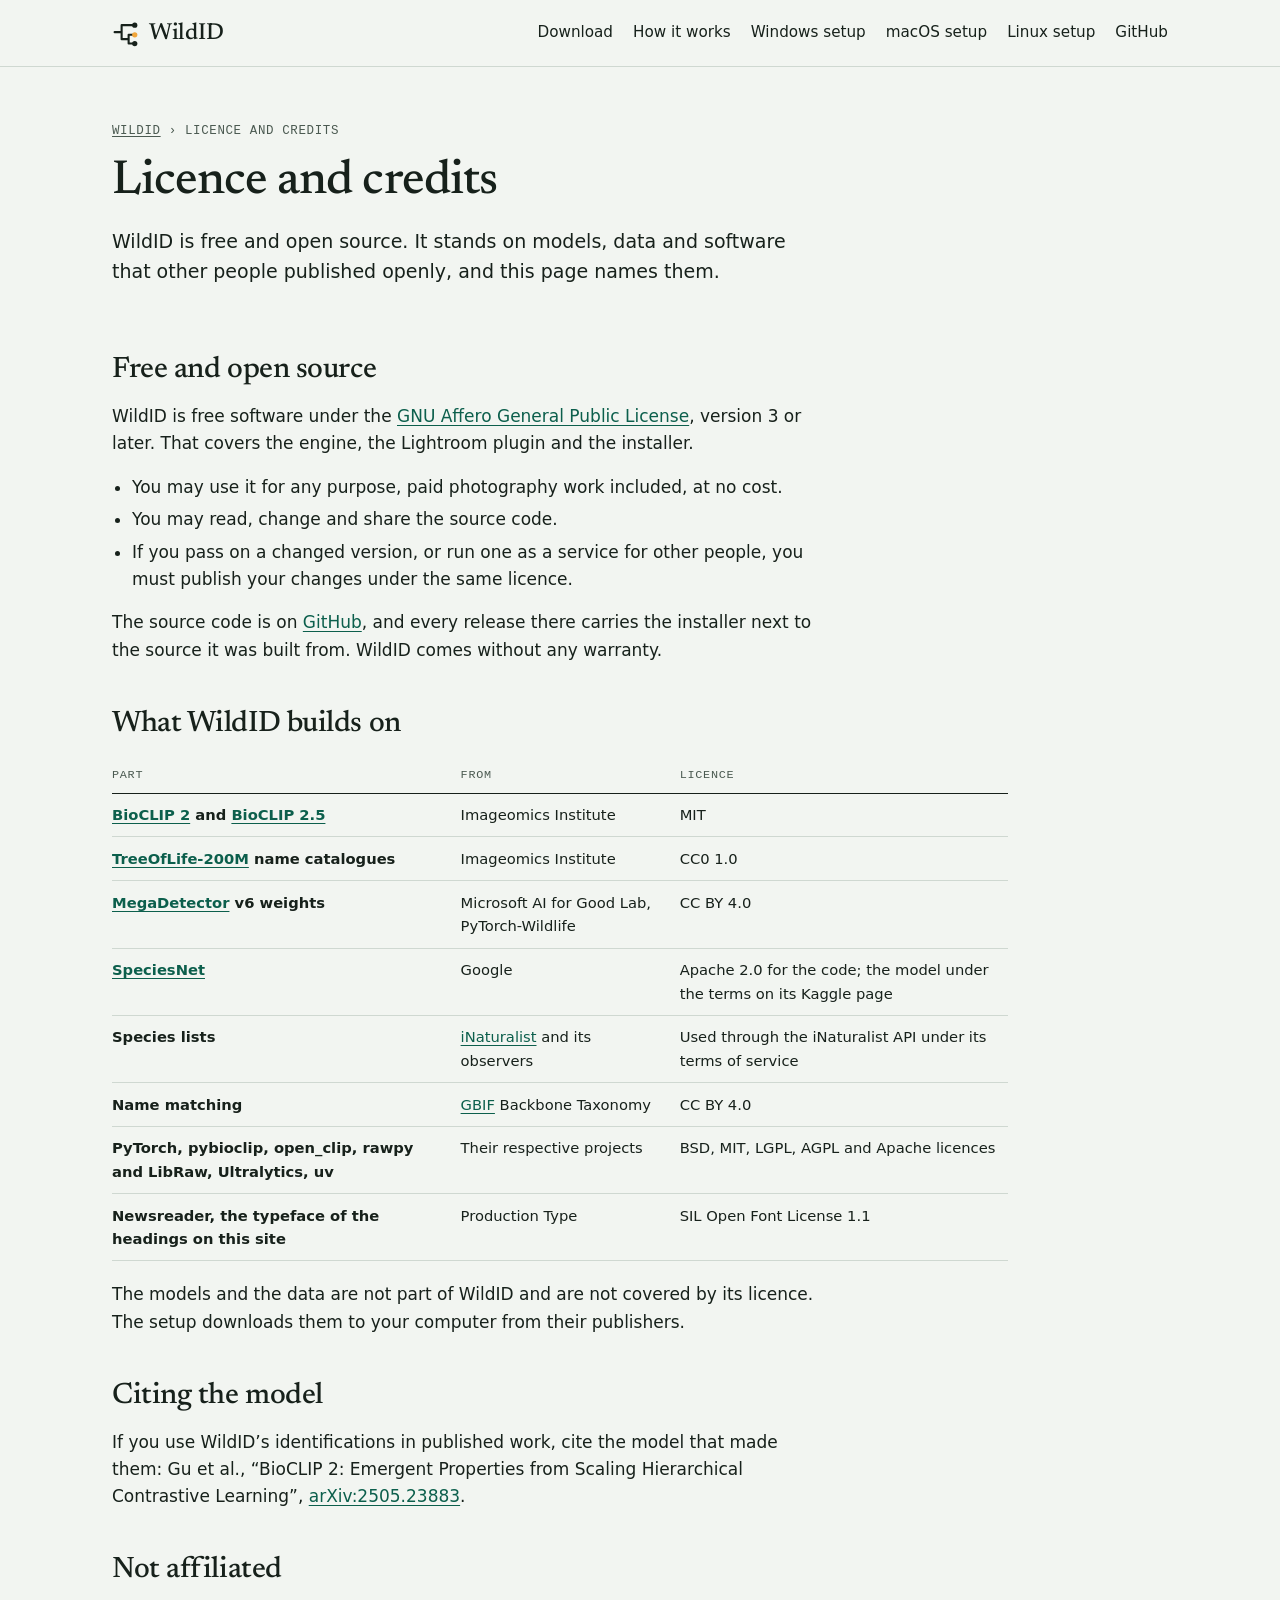
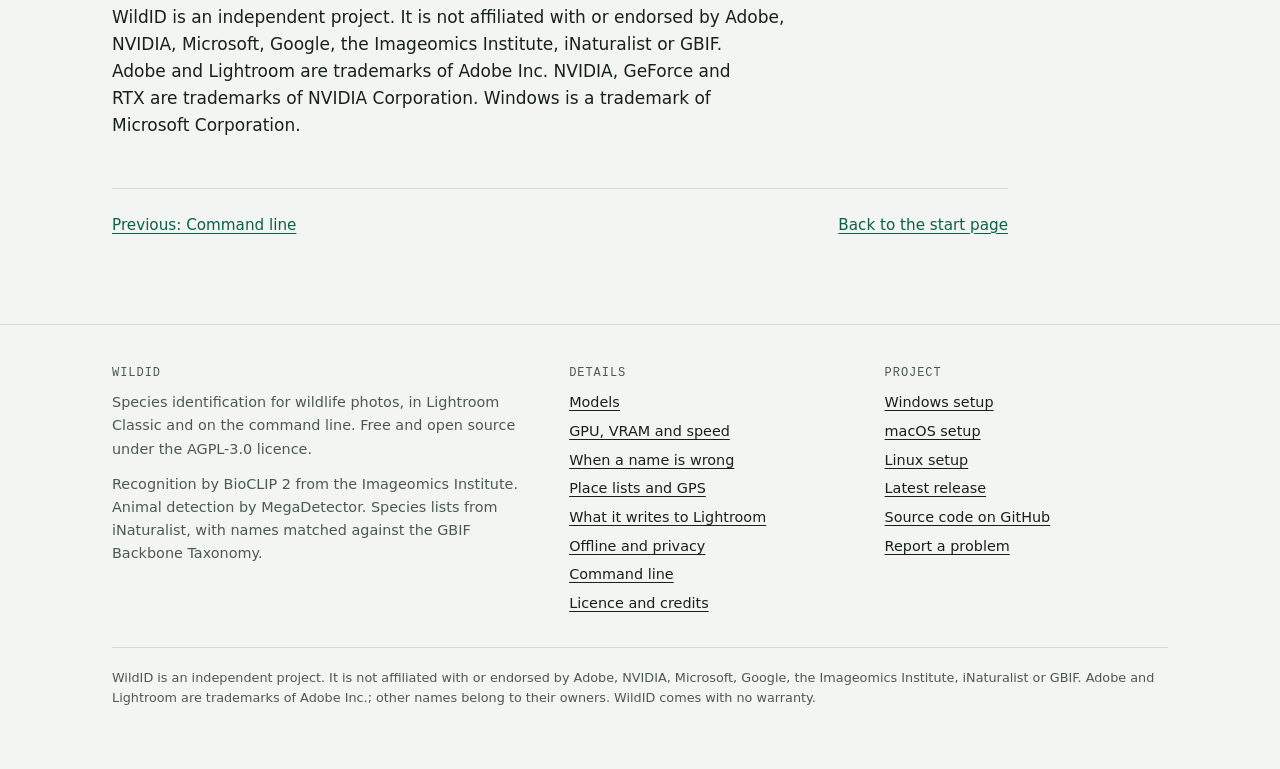
<file: website/licence.html>
<!doctype html>
<html lang="en-GB">
<head>
<meta charset="utf-8">
<meta name="viewport" content="width=device-width, initial-scale=1, viewport-fit=cover">
<title>Licence and credits: WildID is free and open source</title>
<meta name="description" content="WildID is free software under the AGPL-3.0 licence. The models, data and libraries it builds on, their licences, and how to cite the model.">
<link rel="canonical" href="https://WILDID-SITE-URL.invalid/licence.html">
<meta name="theme-color" content="#f2f5f1" media="(prefers-color-scheme: light)">
<meta name="theme-color" content="#101512" media="(prefers-color-scheme: dark)">
<meta property="og:type" content="website">
<meta property="og:site_name" content="WildID">
<meta property="og:title" content="Licence and credits: WildID is free and open source">
<meta property="og:description" content="WildID is free software under the AGPL-3.0 licence. The models, data and libraries it builds on, their licences, and how to cite the model.">
<meta property="og:url" content="https://WILDID-SITE-URL.invalid/licence.html">
<meta property="og:image" content="https://WILDID-SITE-URL.invalid/img/og-image.png">
<meta property="og:image:width" content="1200">
<meta property="og:image:height" content="630">
<meta property="og:image:alt" content="WildID: species names for your wildlife photos, inside Lightroom Classic">
<meta name="twitter:card" content="summary_large_image">
<link rel="icon" href="favicon.svg" type="image/svg+xml">
<link rel="preload" href="fonts/newsreader-latin-500-normal.woff2" as="font" type="font/woff2" crossorigin>
<link rel="stylesheet" href="css/site.css">
<script type="application/ld+json">{"@context":"https://schema.org","@type":"BreadcrumbList","itemListElement":[{"@type":"ListItem","position":1,"name":"WildID","item":"https://WILDID-SITE-URL.invalid/"},{"@type":"ListItem","position":2,"name":"Licence and credits","item":"https://WILDID-SITE-URL.invalid/licence.html"}]}</script>
</head>
<body>
<a class="skip" href="#main">Skip to content</a>
<header class="site-header">
  <div class="wrap">
    <a class="brand" href="index.html" aria-label="WildID home">
      <svg viewBox="0 0 32 32" aria-hidden="true" focusable="false"><g fill="none" stroke="currentColor" stroke-width="2.4" stroke-linecap="round" stroke-linejoin="round"><path d="M3 15h8M11 7v16M11 7h14M11 23h8M19 18v10M19 18h6M19 28h6"/></g><circle cx="26" cy="7" r="3" fill="currentColor"/><circle class="tip" cx="26" cy="18" r="3"/><circle cx="26" cy="28" r="3" fill="currentColor"/></svg>
      WildID
    </a>
    <nav class="site-nav" aria-label="Main">
      <ul>
        <li><a href="index.html#download">Download</a></li>
        <li><a href="index.html#how-it-works">How it works</a></li>
        <li><a href="index.html#windows-setup">Windows setup</a></li>
        <li><a href="index.html#macos-setup">macOS setup</a></li>
        <li><a href="index.html#linux-setup">Linux setup</a></li>
        <li><a href="https://github.com/Trogious/wildid">GitHub</a></li>
      </ul>
    </nav>
  </div>
</header>
<main id="main">
<div class="page-head">
  <div class="wrap">
    <p class="crumbs"><a href="index.html">WildID</a> › Licence and credits</p>
    <h1>Licence and credits</h1>
    <p class="lede">WildID is free and open source. It stands on models, data and software that other people published openly, and this page names them.</p>
  </div>
</div>
<div class="article">
  <div class="wrap">
    <div class="prose">
      <h2>Free and open source</h2>
      <p>WildID is free software under the <a href="https://www.gnu.org/licenses/agpl-3.0.html">GNU Affero General Public License</a>, version 3 or later. That covers the engine, the Lightroom plugin and the installer.</p>
      <ul>
        <li>You may use it for any purpose, paid photography work included, at no cost.</li>
        <li>You may read, change and share the source code.</li>
        <li>If you pass on a changed version, or run one as a service for other people, you must publish your changes under the same licence.</li>
      </ul>
      <p>The source code is on <a href="https://github.com/Trogious/wildid">GitHub</a>, and every release there carries the installer next to the source it was built from. WildID comes without any warranty.</p>

      <h2>What WildID builds on</h2>
    </div>
    <div class="table-wrap wide">
      <table>
        <thead>
          <tr><th scope="col">Part</th><th scope="col">From</th><th scope="col">Licence</th></tr>
        </thead>
        <tbody>
          <tr><th scope="row"><a href="https://huggingface.co/imageomics/bioclip-2">BioCLIP 2</a> and <a href="https://huggingface.co/imageomics/bioclip-2.5-vith14">BioCLIP 2.5</a></th><td>Imageomics Institute</td><td>MIT</td></tr>
          <tr><th scope="row"><a href="https://huggingface.co/datasets/imageomics/TreeOfLife-200M">TreeOfLife-200M</a> name catalogues</th><td>Imageomics Institute</td><td>CC0 1.0</td></tr>
          <tr><th scope="row"><a href="https://github.com/microsoft/CameraTraps">MegaDetector</a> v6 weights</th><td>Microsoft AI for Good Lab, PyTorch-Wildlife</td><td>CC BY 4.0</td></tr>
          <tr><th scope="row"><a href="https://github.com/google/cameratrapai">SpeciesNet</a></th><td>Google</td><td>Apache 2.0 for the code; the model under the terms on its Kaggle page</td></tr>
          <tr><th scope="row">Species lists</th><td><a href="https://www.inaturalist.org/">iNaturalist</a> and its observers</td><td>Used through the iNaturalist API under its terms of service</td></tr>
          <tr><th scope="row">Name matching</th><td><a href="https://www.gbif.org/">GBIF</a> Backbone Taxonomy</td><td>CC BY 4.0</td></tr>
          <tr><th scope="row">PyTorch, pybioclip, open_clip, rawpy and LibRaw, Ultralytics, uv</th><td>Their respective projects</td><td>BSD, MIT, LGPL, AGPL and Apache licences</td></tr>
          <tr><th scope="row">Newsreader, the typeface of the headings on this site</th><td>Production Type</td><td>SIL Open Font License 1.1</td></tr>
        </tbody>
      </table>
    </div>
    <div class="prose">
      <p>The models and the data are not part of WildID and are not covered by its licence. The setup downloads them to your computer from their publishers.</p>

      <h2>Citing the model</h2>
      <p>If you use WildID&rsquo;s identifications in published work, cite the model that made them: Gu et al., &ldquo;BioCLIP 2: Emergent Properties from Scaling Hierarchical Contrastive Learning&rdquo;, <a href="https://doi.org/10.48550/arXiv.2505.23883">arXiv:2505.23883</a>.</p>

      <h2>Not affiliated</h2>
      <p>WildID is an independent project. It is not affiliated with or endorsed by Adobe, NVIDIA, Microsoft, Google, the Imageomics Institute, iNaturalist or GBIF. Adobe and Lightroom are trademarks of Adobe Inc. NVIDIA, GeForce and RTX are trademarks of NVIDIA Corporation. Windows is a trademark of Microsoft Corporation.</p>
    </div>
    <p class="pager"><a href="command-line.html">Previous: Command line</a><a href="index.html">Back to the start page</a></p>
  </div>
</div>
</main>
<footer class="site-footer">
  <div class="wrap">
    <div class="footer-grid">
      <div>
        <h2>WildID</h2>
        <p>Species identification for wildlife photos, in Lightroom Classic and on the command line. Free and open source under the AGPL-3.0 licence.</p>
        <p>Recognition by BioCLIP&nbsp;2 from the Imageomics Institute. Animal detection by MegaDetector. Species lists from iNaturalist, with names matched against the GBIF Backbone Taxonomy.</p>
      </div>
      <nav aria-label="Details">
        <h2>Details</h2>
        <ul>
          <li><a href="models.html">Models</a></li>
          <li><a href="hardware.html">GPU, VRAM and speed</a></li>
          <li><a href="accuracy.html">When a name is wrong</a></li>
          <li><a href="places.html">Place lists and GPS</a></li>
          <li><a href="lightroom.html">What it writes to Lightroom</a></li>
          <li><a href="privacy.html">Offline and privacy</a></li>
          <li><a href="command-line.html">Command line</a></li>
          <li><a href="licence.html">Licence and credits</a></li>
        </ul>
      </nav>
      <nav aria-label="Project">
        <h2>Project</h2>
        <ul>
          <li><a href="index.html#windows-setup">Windows setup</a></li>
          <li><a href="index.html#macos-setup">macOS setup</a></li>
          <li><a href="index.html#linux-setup">Linux setup</a></li>
          <li><a href="https://github.com/Trogious/wildid/releases/latest">Latest release</a></li>
          <li><a href="https://github.com/Trogious/wildid">Source code on GitHub</a></li>
          <li><a href="https://github.com/Trogious/wildid/issues">Report a problem</a></li>
        </ul>
      </nav>
    </div>
    <div class="legal">
      <p>WildID is an independent project. It is not affiliated with or endorsed by Adobe, NVIDIA, Microsoft, Google, the Imageomics Institute, iNaturalist or GBIF. Adobe and Lightroom are trademarks of Adobe Inc.; other names belong to their owners. WildID comes with no warranty.</p>
    </div>
  </div>
</footer>
</body>
</html>
</file>
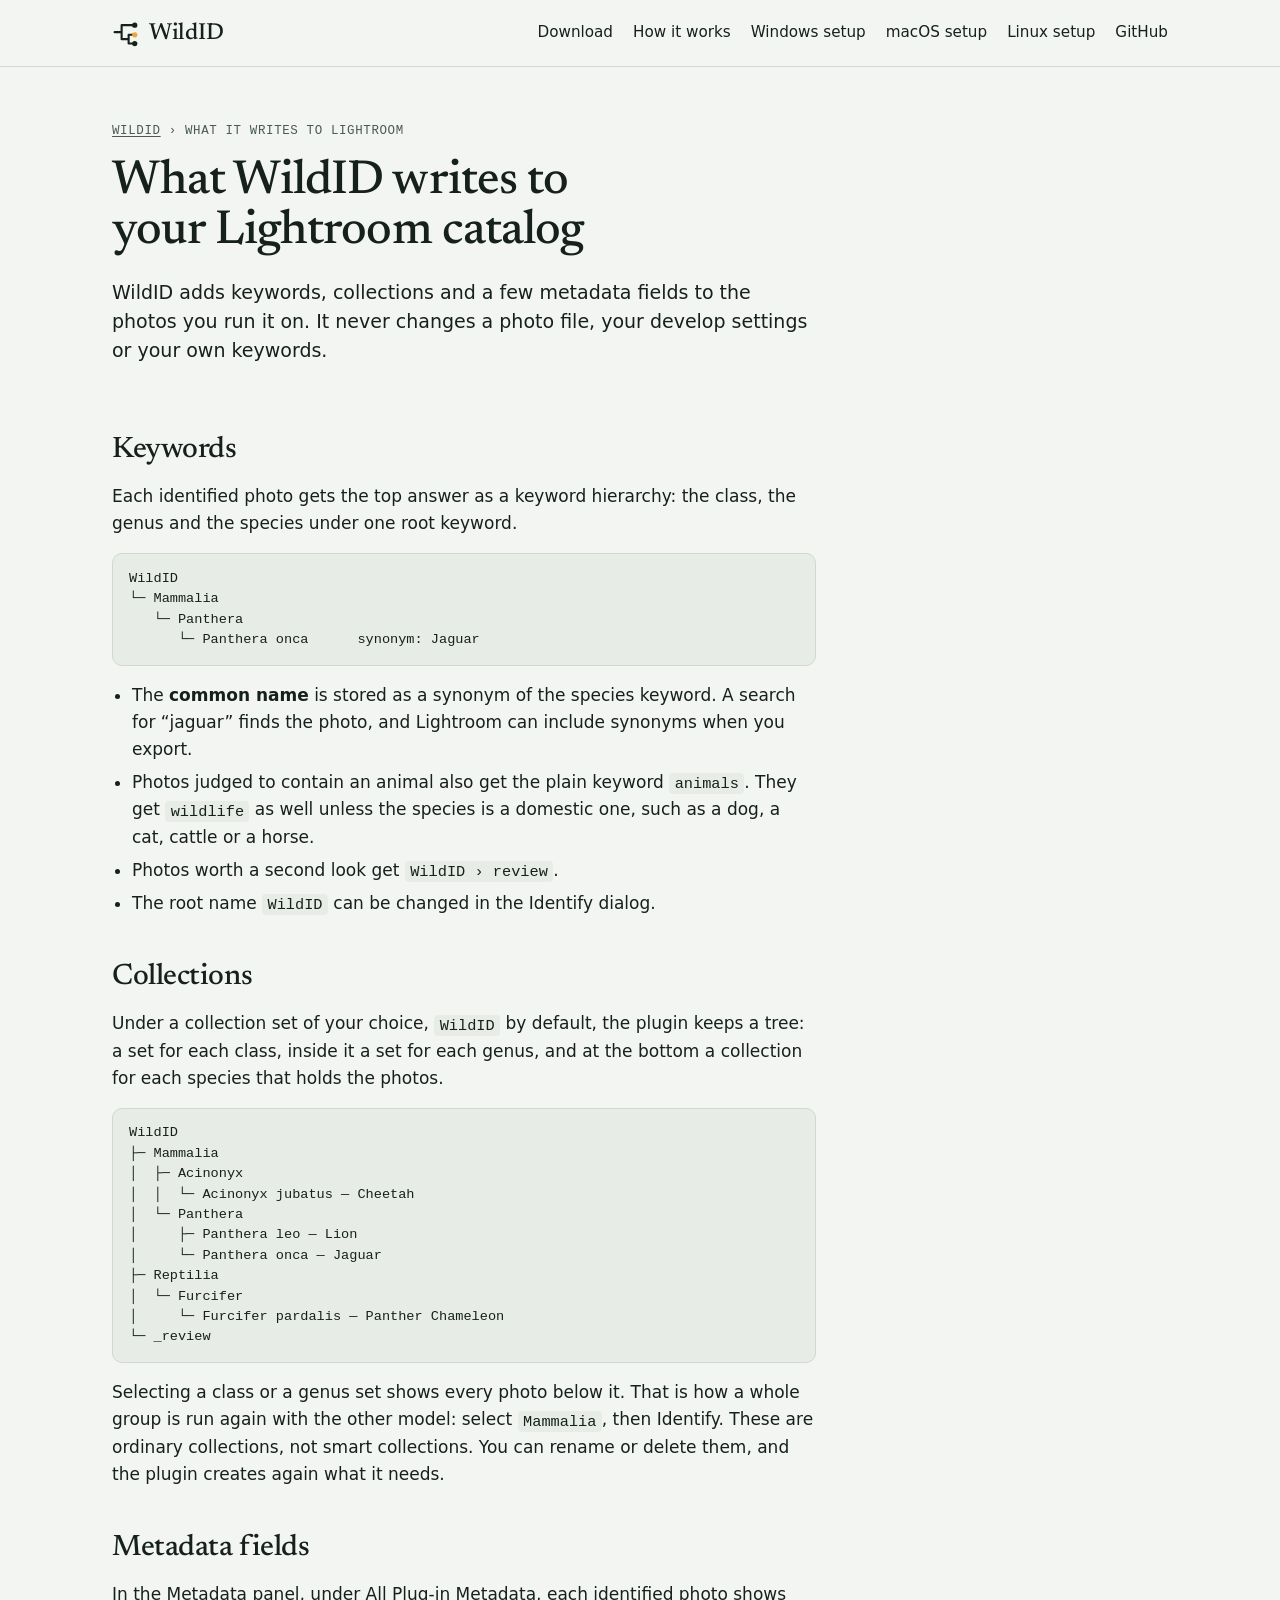
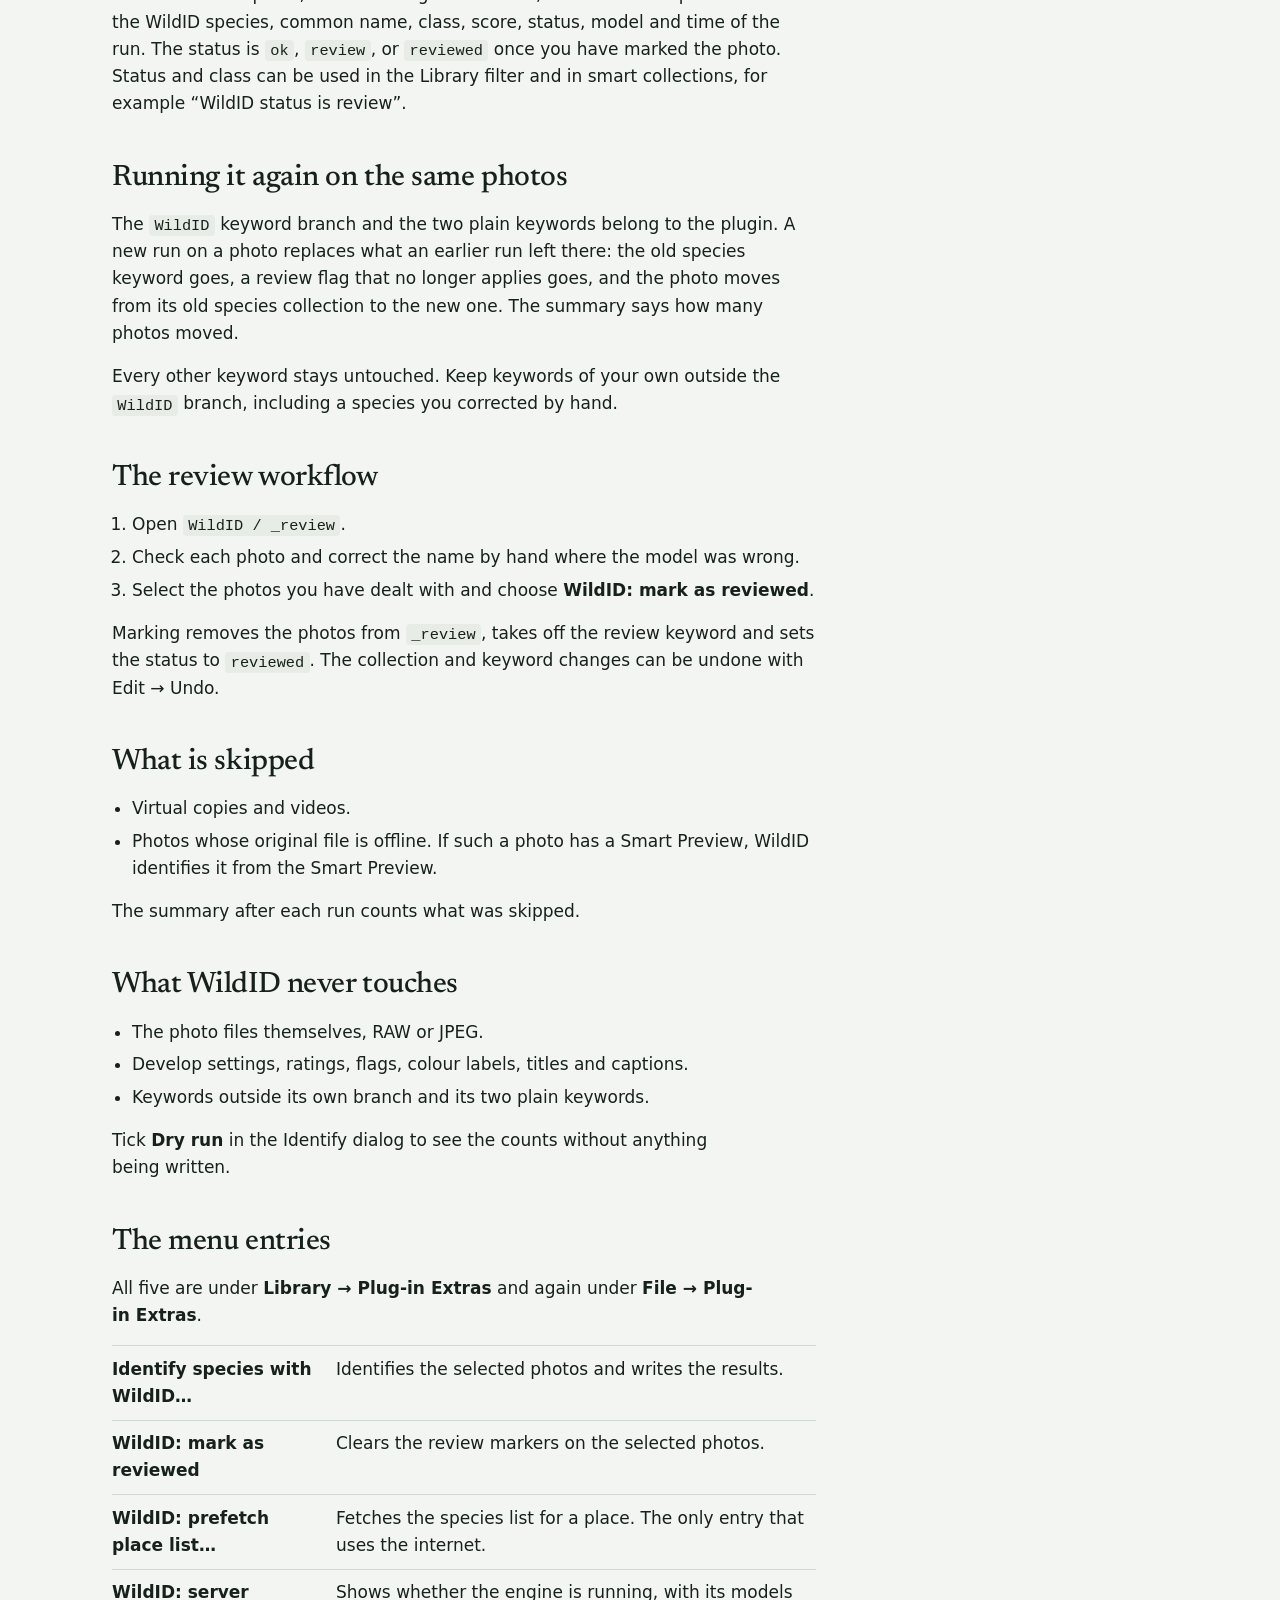
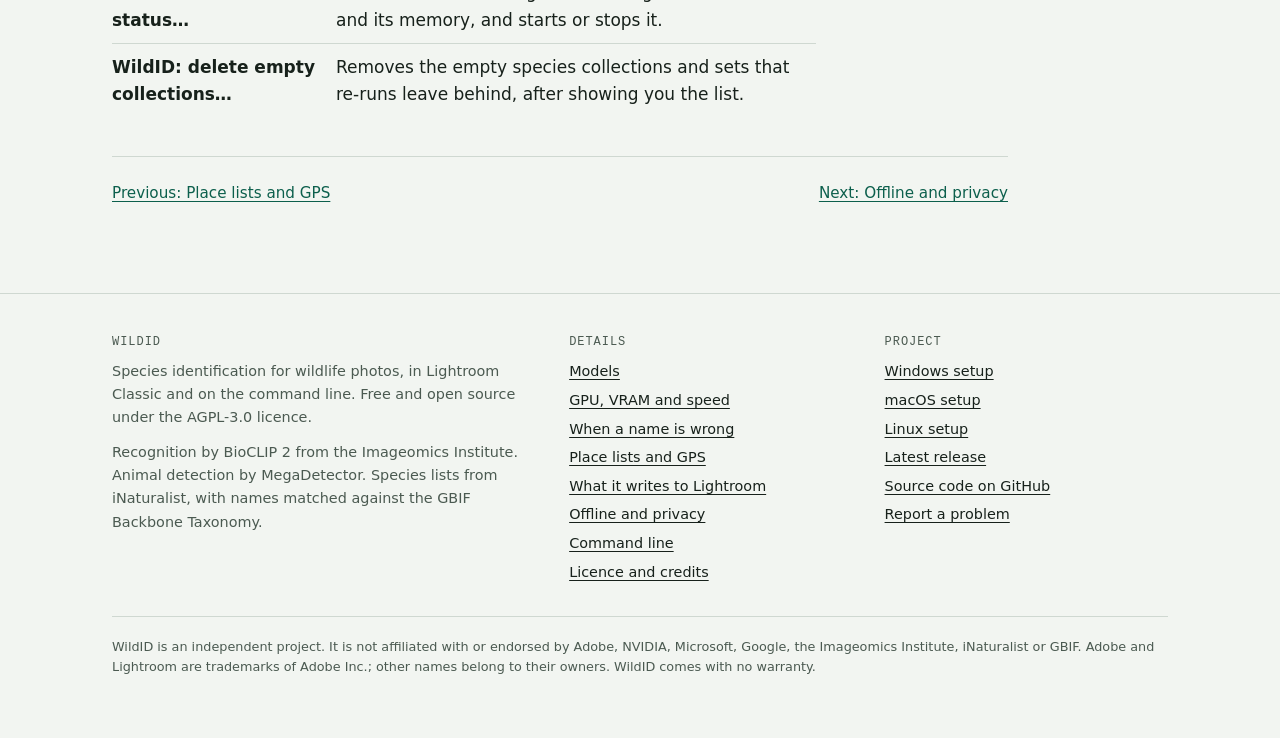
<file: website/lightroom.html>
<!doctype html>
<html lang="en-GB">
<head>
<meta charset="utf-8">
<meta name="viewport" content="width=device-width, initial-scale=1, viewport-fit=cover">
<title>What WildID writes to your Lightroom Classic catalog</title>
<meta name="description" content="The keywords, collections and metadata fields WildID adds in Lightroom Classic, how re-runs and the review workflow behave, and what it never touches.">
<link rel="canonical" href="https://WILDID-SITE-URL.invalid/lightroom.html">
<meta name="theme-color" content="#f2f5f1" media="(prefers-color-scheme: light)">
<meta name="theme-color" content="#101512" media="(prefers-color-scheme: dark)">
<meta property="og:type" content="website">
<meta property="og:site_name" content="WildID">
<meta property="og:title" content="What WildID writes to your Lightroom Classic catalog">
<meta property="og:description" content="The keywords, collections and metadata fields WildID adds in Lightroom Classic, how re-runs and the review workflow behave, and what it never touches.">
<meta property="og:url" content="https://WILDID-SITE-URL.invalid/lightroom.html">
<meta property="og:image" content="https://WILDID-SITE-URL.invalid/img/og-image.png">
<meta property="og:image:width" content="1200">
<meta property="og:image:height" content="630">
<meta property="og:image:alt" content="WildID: species names for your wildlife photos, inside Lightroom Classic">
<meta name="twitter:card" content="summary_large_image">
<link rel="icon" href="favicon.svg" type="image/svg+xml">
<link rel="preload" href="fonts/newsreader-latin-500-normal.woff2" as="font" type="font/woff2" crossorigin>
<link rel="stylesheet" href="css/site.css">
<script type="application/ld+json">{"@context":"https://schema.org","@type":"BreadcrumbList","itemListElement":[{"@type":"ListItem","position":1,"name":"WildID","item":"https://WILDID-SITE-URL.invalid/"},{"@type":"ListItem","position":2,"name":"What it writes to Lightroom","item":"https://WILDID-SITE-URL.invalid/lightroom.html"}]}</script>
</head>
<body>
<a class="skip" href="#main">Skip to content</a>
<header class="site-header">
  <div class="wrap">
    <a class="brand" href="index.html" aria-label="WildID home">
      <svg viewBox="0 0 32 32" aria-hidden="true" focusable="false"><g fill="none" stroke="currentColor" stroke-width="2.4" stroke-linecap="round" stroke-linejoin="round"><path d="M3 15h8M11 7v16M11 7h14M11 23h8M19 18v10M19 18h6M19 28h6"/></g><circle cx="26" cy="7" r="3" fill="currentColor"/><circle class="tip" cx="26" cy="18" r="3"/><circle cx="26" cy="28" r="3" fill="currentColor"/></svg>
      WildID
    </a>
    <nav class="site-nav" aria-label="Main">
      <ul>
        <li><a href="index.html#download">Download</a></li>
        <li><a href="index.html#how-it-works">How it works</a></li>
        <li><a href="index.html#windows-setup">Windows setup</a></li>
        <li><a href="index.html#macos-setup">macOS setup</a></li>
        <li><a href="index.html#linux-setup">Linux setup</a></li>
        <li><a href="https://github.com/Trogious/wildid">GitHub</a></li>
      </ul>
    </nav>
  </div>
</header>
<main id="main">
<div class="page-head">
  <div class="wrap">
    <p class="crumbs"><a href="index.html">WildID</a> › What it writes to Lightroom</p>
    <h1>What WildID writes to your Lightroom catalog</h1>
    <p class="lede">WildID adds keywords, collections and a few metadata fields to the photos you run it on. It never changes a photo file, your develop settings or your own keywords.</p>
  </div>
</div>
<div class="article">
  <div class="wrap">
    <div class="prose">
      <h2>Keywords</h2>
      <p>Each identified photo gets the top answer as a keyword hierarchy: the class, the genus and the species under one root keyword.</p>
      <pre class="tree"><code>WildID
└─ Mammalia
   └─ Panthera
      └─ Panthera onca      synonym: Jaguar</code></pre>
      <ul>
        <li>The <strong>common name</strong> is stored as a synonym of the species keyword. A search for &ldquo;jaguar&rdquo; finds the photo, and Lightroom can include synonyms when you export.</li>
        <li>Photos judged to contain an animal also get the plain keyword <code>animals</code>. They get <code>wildlife</code> as well unless the species is a domestic one, such as a dog, a cat, cattle or a horse.</li>
        <li>Photos worth a second look get <code>WildID › review</code>.</li>
        <li>The root name <code>WildID</code> can be changed in the Identify dialog.</li>
      </ul>

      <h2>Collections</h2>
      <p>Under a collection set of your choice, <code>WildID</code> by default, the plugin keeps a tree: a set for each class, inside it a set for each genus, and at the bottom a collection for each species that holds the photos.</p>
      <pre class="tree"><code>WildID
├─ Mammalia
│  ├─ Acinonyx
│  │  └─ Acinonyx jubatus — Cheetah
│  └─ Panthera
│     ├─ Panthera leo — Lion
│     └─ Panthera onca — Jaguar
├─ Reptilia
│  └─ Furcifer
│     └─ Furcifer pardalis — Panther Chameleon
└─ _review</code></pre>
      <p>Selecting a class or a genus set shows every photo below it. That is how a whole group is run again with the other model: select <code>Mammalia</code>, then Identify. These are ordinary collections, not smart collections. You can rename or delete them, and the plugin creates again what it needs.</p>

      <h2>Metadata fields</h2>
      <p>In the Metadata panel, under All Plug-in Metadata, each identified photo shows the WildID species, common name, class, score, status, model and time of the run. The status is <code>ok</code>, <code>review</code>, or <code>reviewed</code> once you have marked the photo. Status and class can be used in the Library filter and in smart collections, for example &ldquo;WildID status is review&rdquo;.</p>

      <h2>Running it again on the same photos</h2>
      <p>The <code>WildID</code> keyword branch and the two plain keywords belong to the plugin. A new run on a photo replaces what an earlier run left there: the old species keyword goes, a review flag that no longer applies goes, and the photo moves from its old species collection to the new one. The summary says how many photos moved.</p>
      <p>Every other keyword stays untouched. Keep keywords of your own outside the <code>WildID</code> branch, including a species you corrected by hand.</p>

      <h2>The review workflow</h2>
      <ol>
        <li>Open <code>WildID / _review</code>.</li>
        <li>Check each photo and correct the name by hand where the model was wrong.</li>
        <li>Select the photos you have dealt with and choose <strong>WildID: mark as reviewed</strong>.</li>
      </ol>
      <p>Marking removes the photos from <code>_review</code>, takes off the review keyword and sets the status to <code>reviewed</code>. The collection and keyword changes can be undone with Edit → Undo.</p>

      <h2>What is skipped</h2>
      <ul>
        <li>Virtual copies and videos.</li>
        <li>Photos whose original file is offline. If such a photo has a Smart Preview, WildID identifies it from the Smart Preview.</li>
      </ul>
      <p>The summary after each run counts what was skipped.</p>

      <h2>What WildID never touches</h2>
      <ul>
        <li>The photo files themselves, RAW or JPEG.</li>
        <li>Develop settings, ratings, flags, colour labels, titles and captions.</li>
        <li>Keywords outside its own branch and its two plain keywords.</li>
      </ul>
      <p>Tick <strong>Dry run</strong> in the Identify dialog to see the counts without anything being written.</p>

      <h2>The menu entries</h2>
      <p>All five are under <strong>Library → Plug-in Extras</strong> and again under <strong>File → Plug-in Extras</strong>.</p>
      <dl class="options">
        <div><dt>Identify species with WildID…</dt><dd>Identifies the selected photos and writes the results.</dd></div>
        <div><dt>WildID: mark as reviewed</dt><dd>Clears the review markers on the selected photos.</dd></div>
        <div><dt>WildID: prefetch place list…</dt><dd>Fetches the species list for a place. The only entry that uses the internet.</dd></div>
        <div><dt>WildID: server status…</dt><dd>Shows whether the engine is running, with its models and its memory, and starts or stops it.</dd></div>
        <div><dt>WildID: delete empty collections…</dt><dd>Removes the empty species collections and sets that re-runs leave behind, after showing you the list.</dd></div>
      </dl>
    </div>
    <p class="pager"><a href="places.html">Previous: Place lists and GPS</a><a href="privacy.html">Next: Offline and privacy</a></p>
  </div>
</div>
</main>
<footer class="site-footer">
  <div class="wrap">
    <div class="footer-grid">
      <div>
        <h2>WildID</h2>
        <p>Species identification for wildlife photos, in Lightroom Classic and on the command line. Free and open source under the AGPL-3.0 licence.</p>
        <p>Recognition by BioCLIP&nbsp;2 from the Imageomics Institute. Animal detection by MegaDetector. Species lists from iNaturalist, with names matched against the GBIF Backbone Taxonomy.</p>
      </div>
      <nav aria-label="Details">
        <h2>Details</h2>
        <ul>
          <li><a href="models.html">Models</a></li>
          <li><a href="hardware.html">GPU, VRAM and speed</a></li>
          <li><a href="accuracy.html">When a name is wrong</a></li>
          <li><a href="places.html">Place lists and GPS</a></li>
          <li><a href="lightroom.html">What it writes to Lightroom</a></li>
          <li><a href="privacy.html">Offline and privacy</a></li>
          <li><a href="command-line.html">Command line</a></li>
          <li><a href="licence.html">Licence and credits</a></li>
        </ul>
      </nav>
      <nav aria-label="Project">
        <h2>Project</h2>
        <ul>
          <li><a href="index.html#windows-setup">Windows setup</a></li>
          <li><a href="index.html#macos-setup">macOS setup</a></li>
          <li><a href="index.html#linux-setup">Linux setup</a></li>
          <li><a href="https://github.com/Trogious/wildid/releases/latest">Latest release</a></li>
          <li><a href="https://github.com/Trogious/wildid">Source code on GitHub</a></li>
          <li><a href="https://github.com/Trogious/wildid/issues">Report a problem</a></li>
        </ul>
      </nav>
    </div>
    <div class="legal">
      <p>WildID is an independent project. It is not affiliated with or endorsed by Adobe, NVIDIA, Microsoft, Google, the Imageomics Institute, iNaturalist or GBIF. Adobe and Lightroom are trademarks of Adobe Inc.; other names belong to their owners. WildID comes with no warranty.</p>
    </div>
  </div>
</footer>
</body>
</html>
</file>
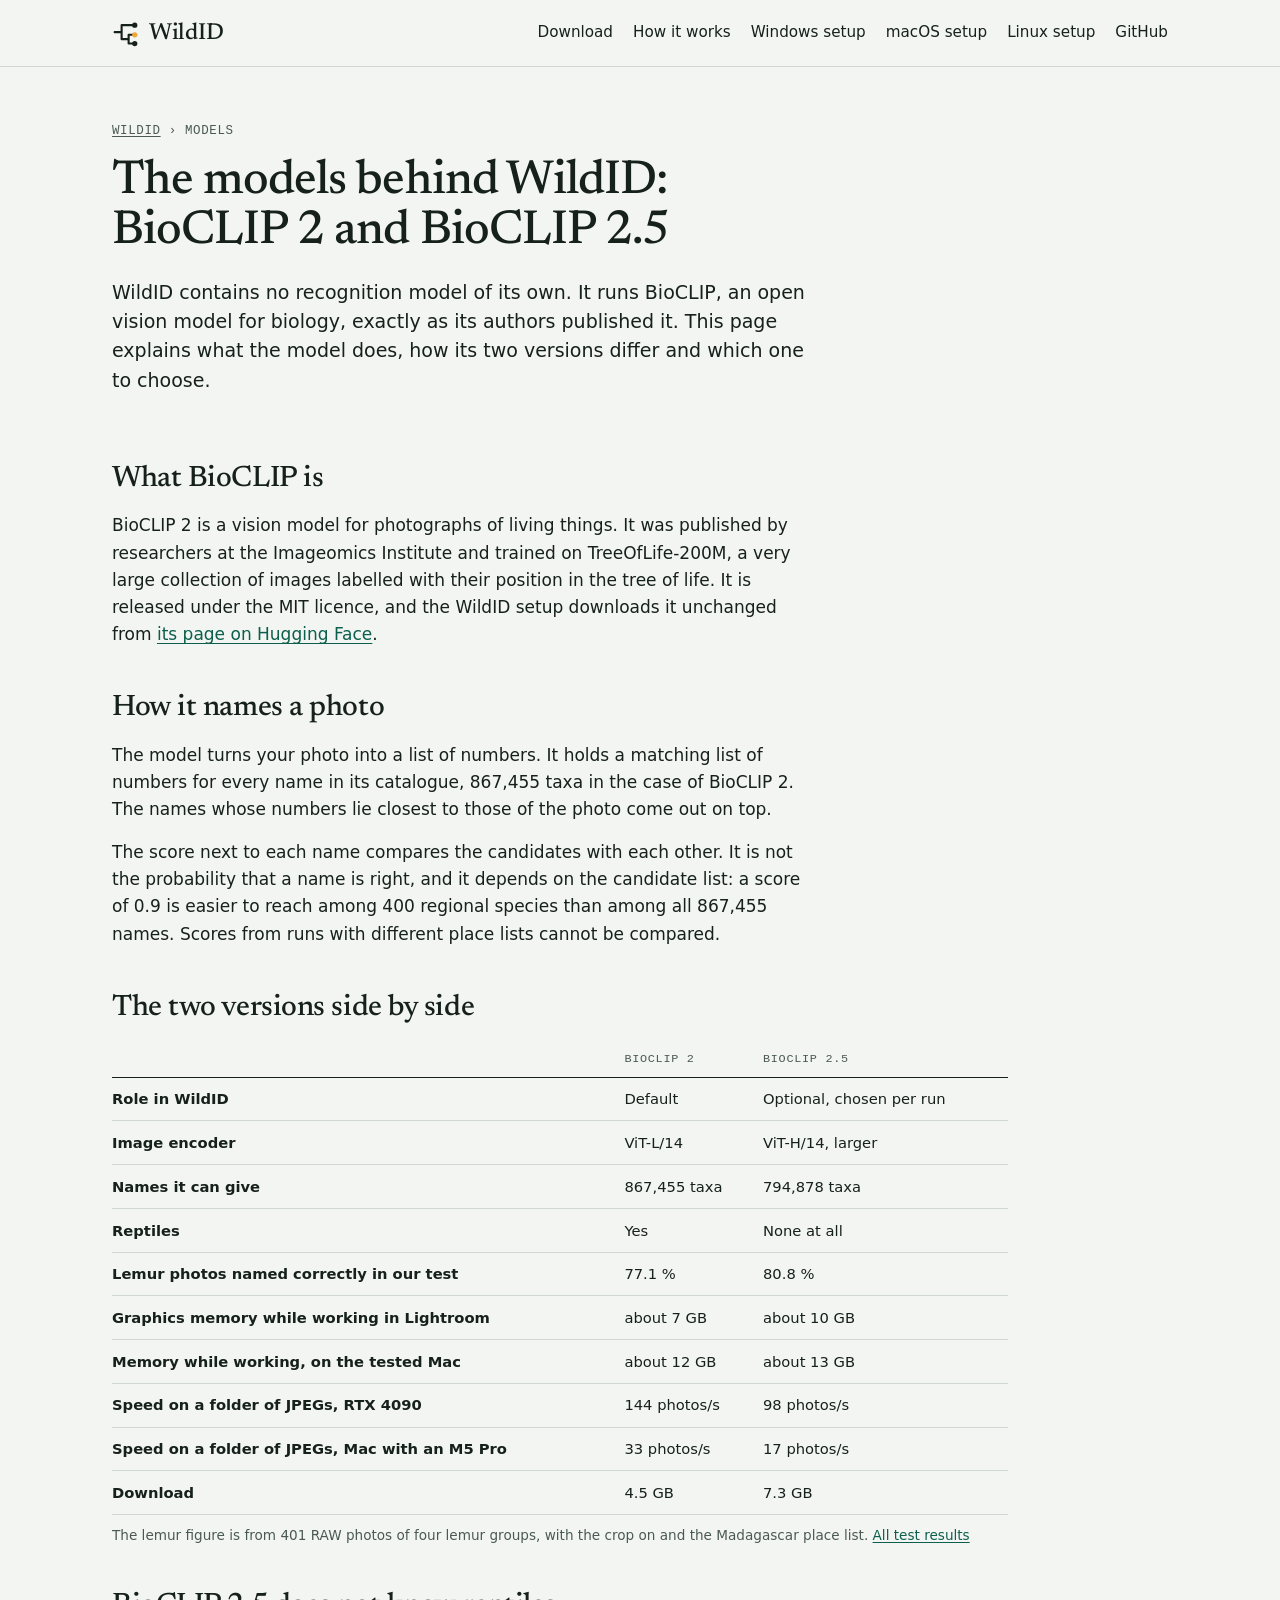
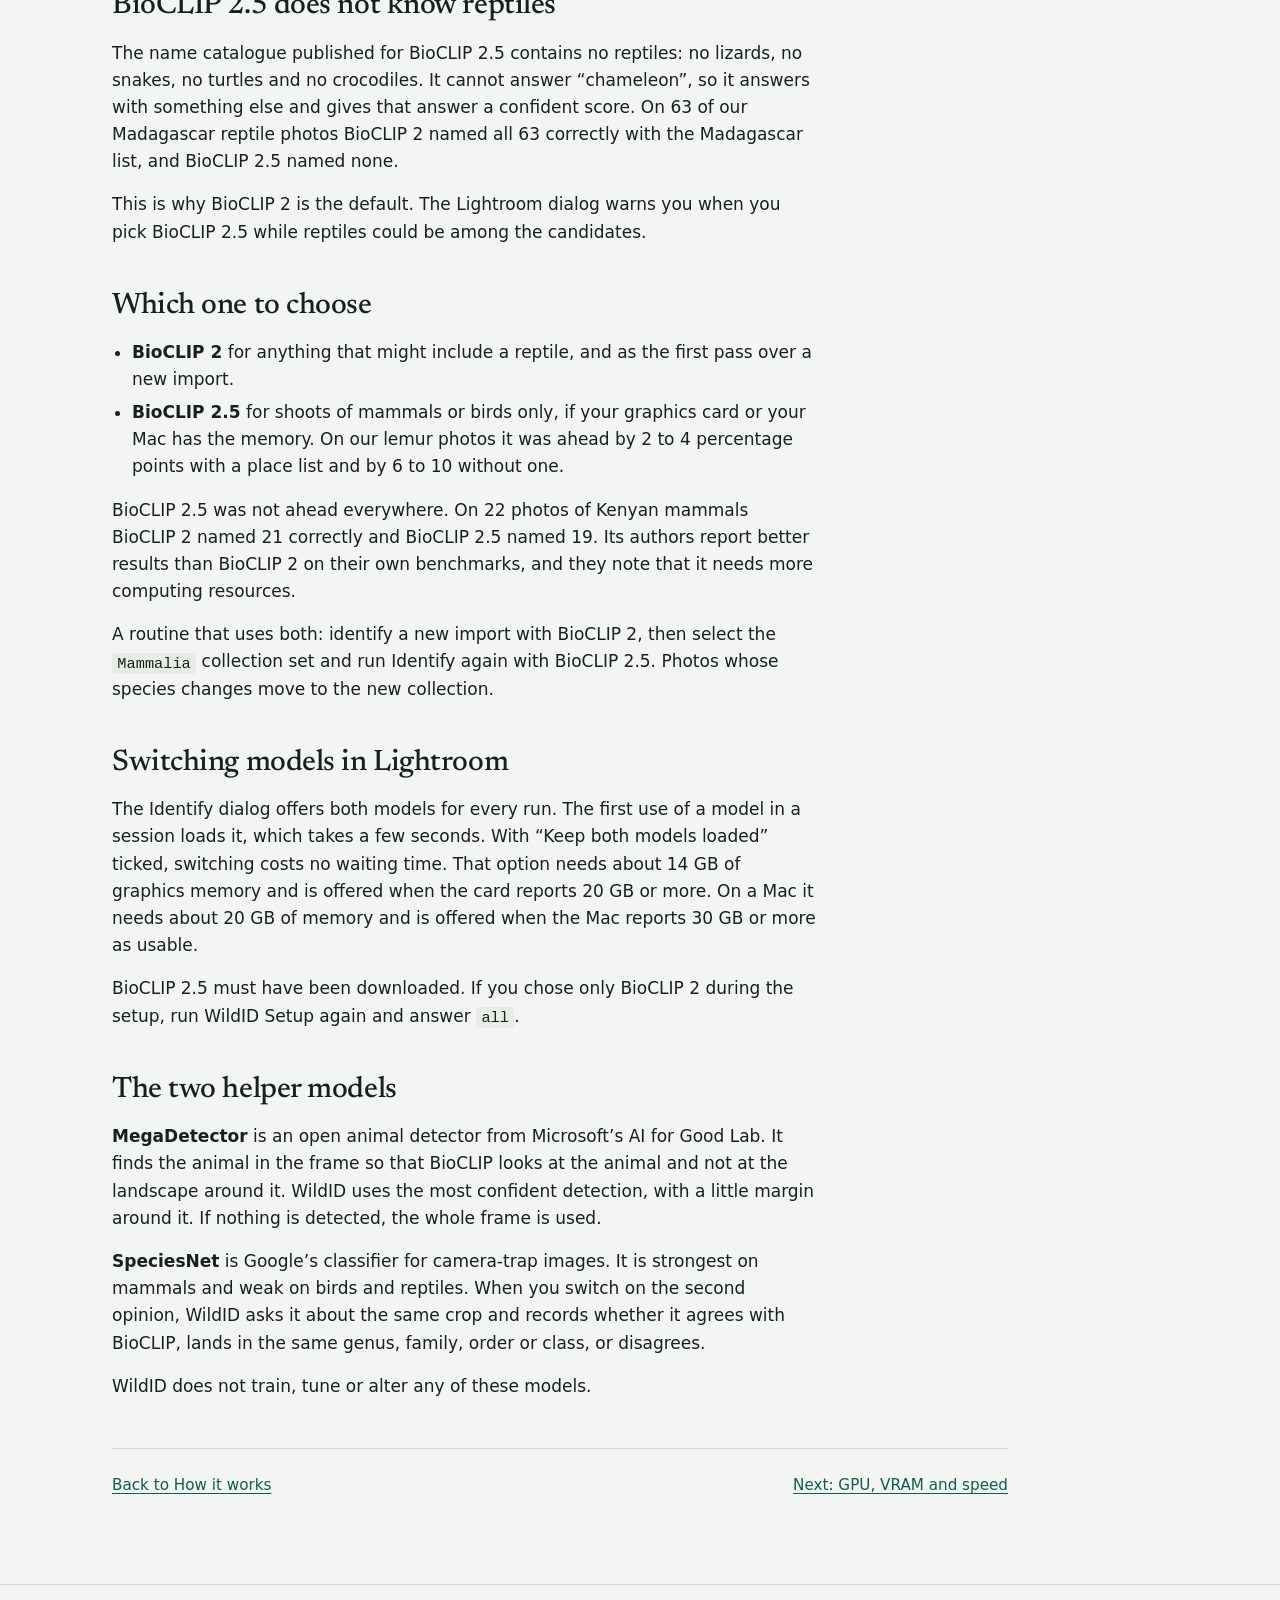
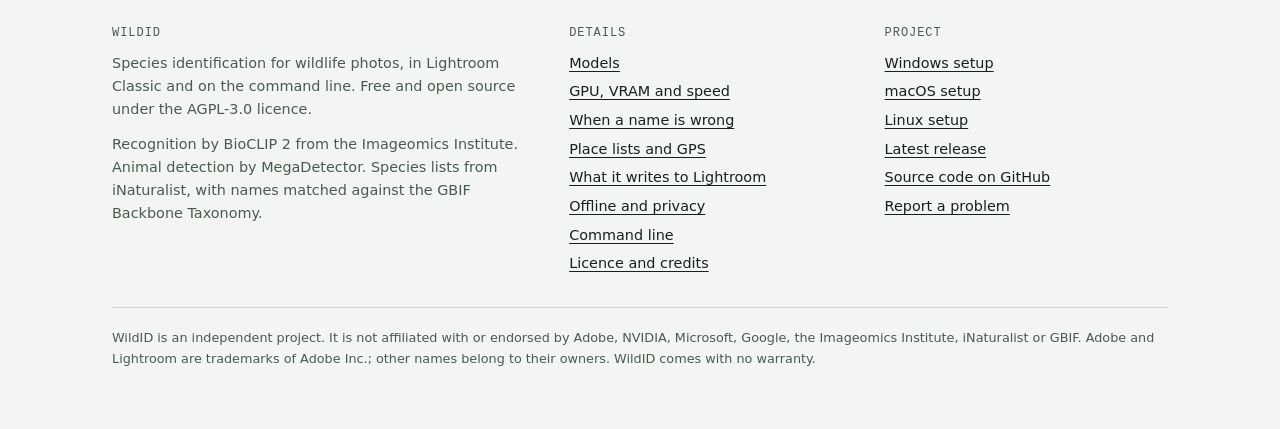
<file: website/models.html>
<!doctype html>
<html lang="en-GB">
<head>
<meta charset="utf-8">
<meta name="viewport" content="width=device-width, initial-scale=1, viewport-fit=cover">
<title>BioCLIP 2 and BioCLIP 2.5: the models behind WildID</title>
<meta name="description" content="How WildID uses BioCLIP 2 and BioCLIP 2.5 to identify species, how the two models differ, and which one to choose for mammals, birds and reptiles.">
<link rel="canonical" href="https://WILDID-SITE-URL.invalid/models.html">
<meta name="theme-color" content="#f2f5f1" media="(prefers-color-scheme: light)">
<meta name="theme-color" content="#101512" media="(prefers-color-scheme: dark)">
<meta property="og:type" content="website">
<meta property="og:site_name" content="WildID">
<meta property="og:title" content="BioCLIP 2 and BioCLIP 2.5: the models behind WildID">
<meta property="og:description" content="How WildID uses BioCLIP 2 and BioCLIP 2.5 to identify species, how the two models differ, and which one to choose for mammals, birds and reptiles.">
<meta property="og:url" content="https://WILDID-SITE-URL.invalid/models.html">
<meta property="og:image" content="https://WILDID-SITE-URL.invalid/img/og-image.png">
<meta property="og:image:width" content="1200">
<meta property="og:image:height" content="630">
<meta property="og:image:alt" content="WildID: species names for your wildlife photos, inside Lightroom Classic">
<meta name="twitter:card" content="summary_large_image">
<link rel="icon" href="favicon.svg" type="image/svg+xml">
<link rel="preload" href="fonts/newsreader-latin-500-normal.woff2" as="font" type="font/woff2" crossorigin>
<link rel="stylesheet" href="css/site.css">
<script type="application/ld+json">{"@context":"https://schema.org","@type":"BreadcrumbList","itemListElement":[{"@type":"ListItem","position":1,"name":"WildID","item":"https://WILDID-SITE-URL.invalid/"},{"@type":"ListItem","position":2,"name":"Models","item":"https://WILDID-SITE-URL.invalid/models.html"}]}</script>
</head>
<body>
<a class="skip" href="#main">Skip to content</a>
<header class="site-header">
  <div class="wrap">
    <a class="brand" href="index.html" aria-label="WildID home">
      <svg viewBox="0 0 32 32" aria-hidden="true" focusable="false"><g fill="none" stroke="currentColor" stroke-width="2.4" stroke-linecap="round" stroke-linejoin="round"><path d="M3 15h8M11 7v16M11 7h14M11 23h8M19 18v10M19 18h6M19 28h6"/></g><circle cx="26" cy="7" r="3" fill="currentColor"/><circle class="tip" cx="26" cy="18" r="3"/><circle cx="26" cy="28" r="3" fill="currentColor"/></svg>
      WildID
    </a>
    <nav class="site-nav" aria-label="Main">
      <ul>
        <li><a href="index.html#download">Download</a></li>
        <li><a href="index.html#how-it-works">How it works</a></li>
        <li><a href="index.html#windows-setup">Windows setup</a></li>
        <li><a href="index.html#macos-setup">macOS setup</a></li>
        <li><a href="index.html#linux-setup">Linux setup</a></li>
        <li><a href="https://github.com/Trogious/wildid">GitHub</a></li>
      </ul>
    </nav>
  </div>
</header>
<main id="main">
<div class="page-head">
  <div class="wrap">
    <p class="crumbs"><a href="index.html">WildID</a> › Models</p>
    <h1>The models behind WildID: BioCLIP 2 and BioCLIP 2.5</h1>
    <p class="lede">WildID contains no recognition model of its own. It runs BioCLIP, an open vision model for biology, exactly as its authors published it. This page explains what the model does, how its two versions differ and which one to choose.</p>
  </div>
</div>
<div class="article">
  <div class="wrap">
    <div class="prose">
      <h2>What BioCLIP is</h2>
      <p>BioCLIP&nbsp;2 is a vision model for photographs of living things. It was published by researchers at the Imageomics Institute and trained on TreeOfLife-200M, a very large collection of images labelled with their position in the tree of life. It is released under the MIT licence, and the WildID setup downloads it unchanged from <a href="https://huggingface.co/imageomics/bioclip-2">its page on Hugging Face</a>.</p>

      <h2>How it names a photo</h2>
      <p>The model turns your photo into a list of numbers. It holds a matching list of numbers for every name in its catalogue, 867,455 taxa in the case of BioCLIP&nbsp;2. The names whose numbers lie closest to those of the photo come out on top.</p>
      <p>The score next to each name compares the candidates with each other. It is not the probability that a name is right, and it depends on the candidate list: a score of 0.9 is easier to reach among 400 regional species than among all 867,455 names. Scores from runs with different place lists cannot be compared.</p>

      <h2>The two versions side by side</h2>
    </div>
    <div class="table-wrap wide">
      <table>
        <thead>
          <tr><th scope="col"></th><th scope="col">BioCLIP 2</th><th scope="col">BioCLIP 2.5</th></tr>
        </thead>
        <tbody>
          <tr><th scope="row">Role in WildID</th><td>Default</td><td>Optional, chosen per run</td></tr>
          <tr><th scope="row">Image encoder</th><td>ViT-L/14</td><td>ViT-H/14, larger</td></tr>
          <tr><th scope="row">Names it can give</th><td>867,455 taxa</td><td>794,878 taxa</td></tr>
          <tr><th scope="row">Reptiles</th><td>Yes</td><td>None at all</td></tr>
          <tr><th scope="row">Lemur photos named correctly in our test</th><td>77.1 %</td><td>80.8 %</td></tr>
          <tr><th scope="row">Graphics memory while working in Lightroom</th><td>about 7 GB</td><td>about 10 GB</td></tr>
          <tr><th scope="row">Memory while working, on the tested Mac</th><td>about 12 GB</td><td>about 13 GB</td></tr>
          <tr><th scope="row">Speed on a folder of JPEGs, RTX 4090</th><td>144 photos/s</td><td>98 photos/s</td></tr>
          <tr><th scope="row">Speed on a folder of JPEGs, Mac with an M5 Pro</th><td>33 photos/s</td><td>17 photos/s</td></tr>
          <tr><th scope="row">Download</th><td>4.5 GB</td><td>7.3 GB</td></tr>
        </tbody>
        <caption>The lemur figure is from 401 RAW photos of four lemur groups, with the crop on and the Madagascar place list. <a href="accuracy.html">All test results</a></caption>
      </table>
    </div>
    <div class="prose">
      <h2>BioCLIP 2.5 does not know reptiles</h2>
      <p>The name catalogue published for BioCLIP&nbsp;2.5 contains no reptiles: no lizards, no snakes, no turtles and no crocodiles. It cannot answer &ldquo;chameleon&rdquo;, so it answers with something else and gives that answer a confident score. On 63 of our Madagascar reptile photos BioCLIP&nbsp;2 named all 63 correctly with the Madagascar list, and BioCLIP&nbsp;2.5 named none.</p>
      <p>This is why BioCLIP&nbsp;2 is the default. The Lightroom dialog warns you when you pick BioCLIP&nbsp;2.5 while reptiles could be among the candidates.</p>

      <h2>Which one to choose</h2>
      <ul>
        <li><strong>BioCLIP&nbsp;2</strong> for anything that might include a reptile, and as the first pass over a new import.</li>
        <li><strong>BioCLIP&nbsp;2.5</strong> for shoots of mammals or birds only, if your graphics card or your Mac has the memory. On our lemur photos it was ahead by 2 to 4 percentage points with a place list and by 6 to 10 without one.</li>
      </ul>
      <p>BioCLIP&nbsp;2.5 was not ahead everywhere. On 22 photos of Kenyan mammals BioCLIP&nbsp;2 named 21 correctly and BioCLIP&nbsp;2.5 named 19. Its authors report better results than BioCLIP&nbsp;2 on their own benchmarks, and they note that it needs more computing resources.</p>
      <p>A routine that uses both: identify a new import with BioCLIP&nbsp;2, then select the <code>Mammalia</code> collection set and run Identify again with BioCLIP&nbsp;2.5. Photos whose species changes move to the new collection.</p>

      <h2>Switching models in Lightroom</h2>
      <p>The Identify dialog offers both models for every run. The first use of a model in a session loads it, which takes a few seconds. With &ldquo;Keep both models loaded&rdquo; ticked, switching costs no waiting time. That option needs about 14 GB of graphics memory and is offered when the card reports 20 GB or more. On a Mac it needs about 20 GB of memory and is offered when the Mac reports 30 GB or more as usable.</p>
      <p>BioCLIP&nbsp;2.5 must have been downloaded. If you chose only BioCLIP&nbsp;2 during the setup, run WildID Setup again and answer <code>all</code>.</p>

      <h2>The two helper models</h2>
      <p><strong>MegaDetector</strong> is an open animal detector from Microsoft&rsquo;s AI for Good Lab. It finds the animal in the frame so that BioCLIP looks at the animal and not at the landscape around it. WildID uses the most confident detection, with a little margin around it. If nothing is detected, the whole frame is used.</p>
      <p><strong>SpeciesNet</strong> is Google&rsquo;s classifier for camera-trap images. It is strongest on mammals and weak on birds and reptiles. When you switch on the second opinion, WildID asks it about the same crop and records whether it agrees with BioCLIP, lands in the same genus, family, order or class, or disagrees.</p>
      <p>WildID does not train, tune or alter any of these models.</p>
    </div>
    <p class="pager"><a href="index.html#how-it-works">Back to How it works</a><a href="hardware.html">Next: GPU, VRAM and speed</a></p>
  </div>
</div>
</main>
<footer class="site-footer">
  <div class="wrap">
    <div class="footer-grid">
      <div>
        <h2>WildID</h2>
        <p>Species identification for wildlife photos, in Lightroom Classic and on the command line. Free and open source under the AGPL-3.0 licence.</p>
        <p>Recognition by BioCLIP&nbsp;2 from the Imageomics Institute. Animal detection by MegaDetector. Species lists from iNaturalist, with names matched against the GBIF Backbone Taxonomy.</p>
      </div>
      <nav aria-label="Details">
        <h2>Details</h2>
        <ul>
          <li><a href="models.html">Models</a></li>
          <li><a href="hardware.html">GPU, VRAM and speed</a></li>
          <li><a href="accuracy.html">When a name is wrong</a></li>
          <li><a href="places.html">Place lists and GPS</a></li>
          <li><a href="lightroom.html">What it writes to Lightroom</a></li>
          <li><a href="privacy.html">Offline and privacy</a></li>
          <li><a href="command-line.html">Command line</a></li>
          <li><a href="licence.html">Licence and credits</a></li>
        </ul>
      </nav>
      <nav aria-label="Project">
        <h2>Project</h2>
        <ul>
          <li><a href="index.html#windows-setup">Windows setup</a></li>
          <li><a href="index.html#macos-setup">macOS setup</a></li>
          <li><a href="index.html#linux-setup">Linux setup</a></li>
          <li><a href="https://github.com/Trogious/wildid/releases/latest">Latest release</a></li>
          <li><a href="https://github.com/Trogious/wildid">Source code on GitHub</a></li>
          <li><a href="https://github.com/Trogious/wildid/issues">Report a problem</a></li>
        </ul>
      </nav>
    </div>
    <div class="legal">
      <p>WildID is an independent project. It is not affiliated with or endorsed by Adobe, NVIDIA, Microsoft, Google, the Imageomics Institute, iNaturalist or GBIF. Adobe and Lightroom are trademarks of Adobe Inc.; other names belong to their owners. WildID comes with no warranty.</p>
    </div>
  </div>
</footer>
</body>
</html>
</file>
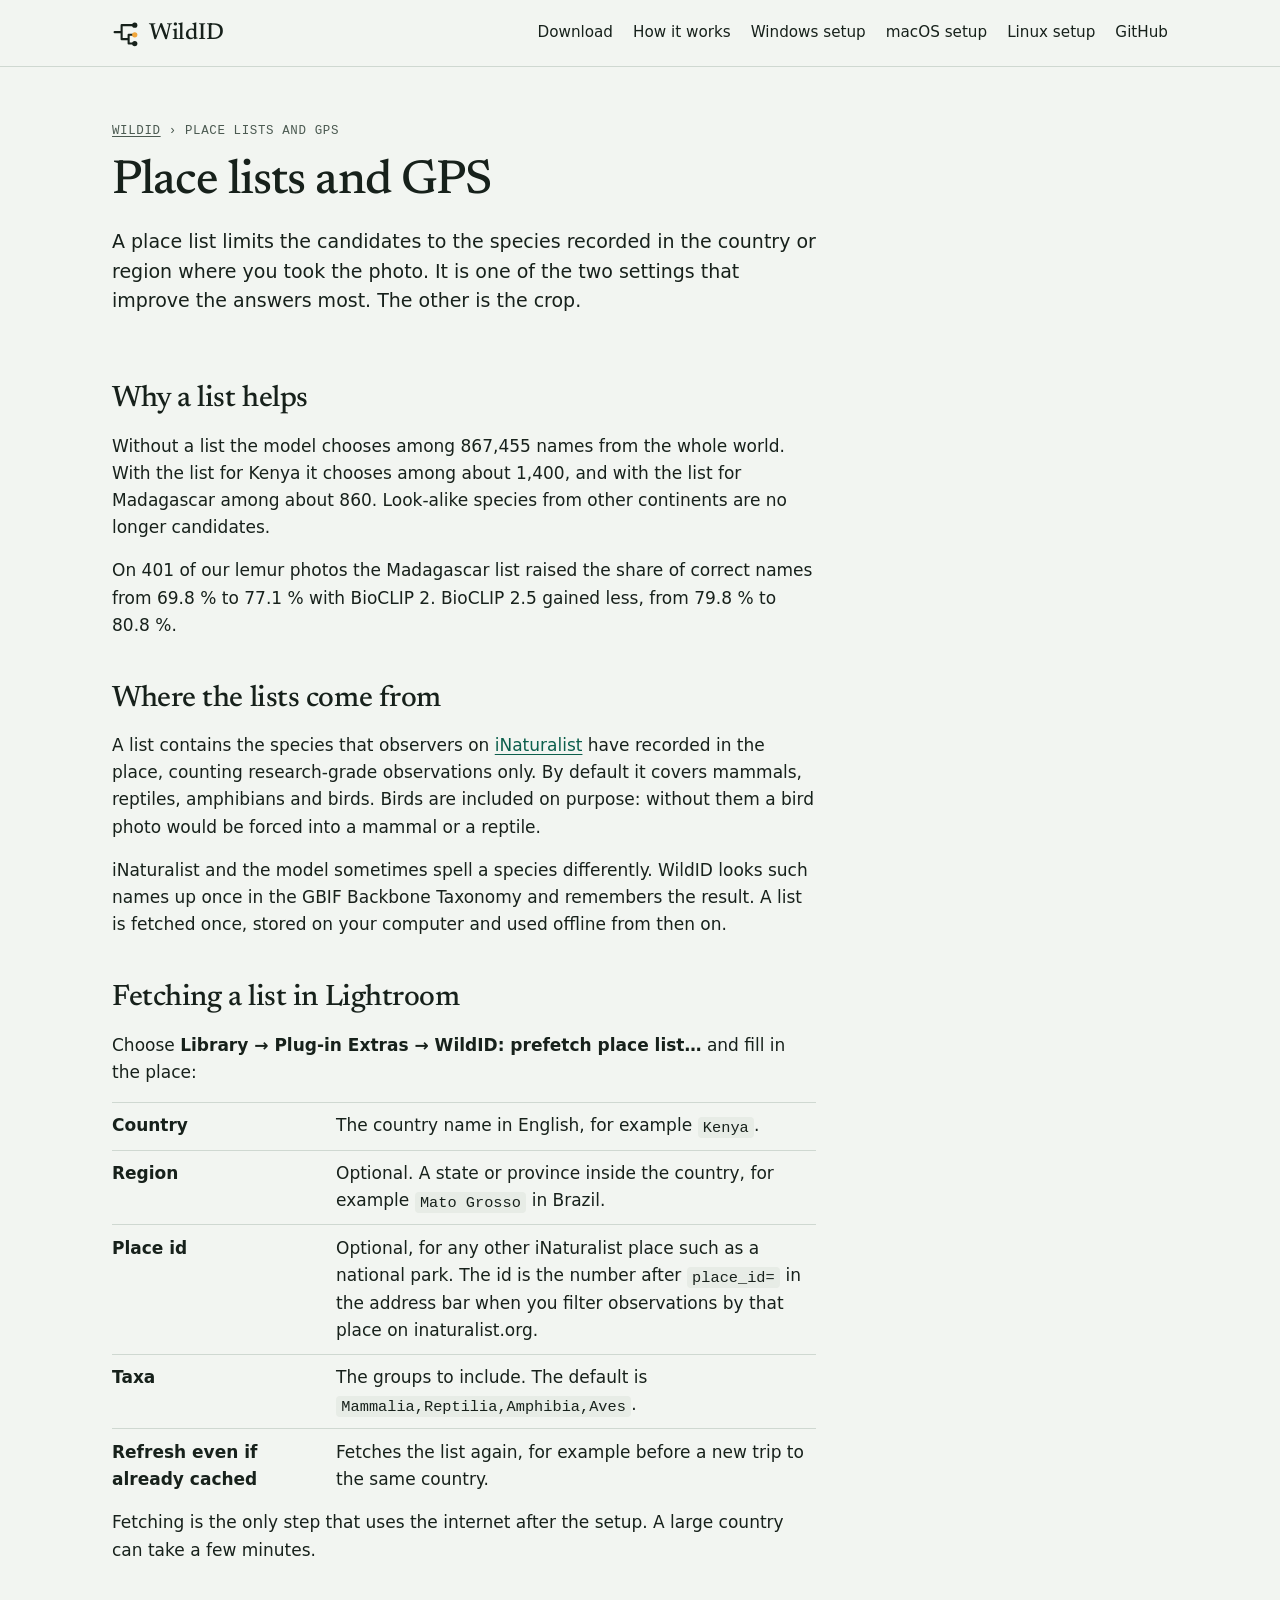
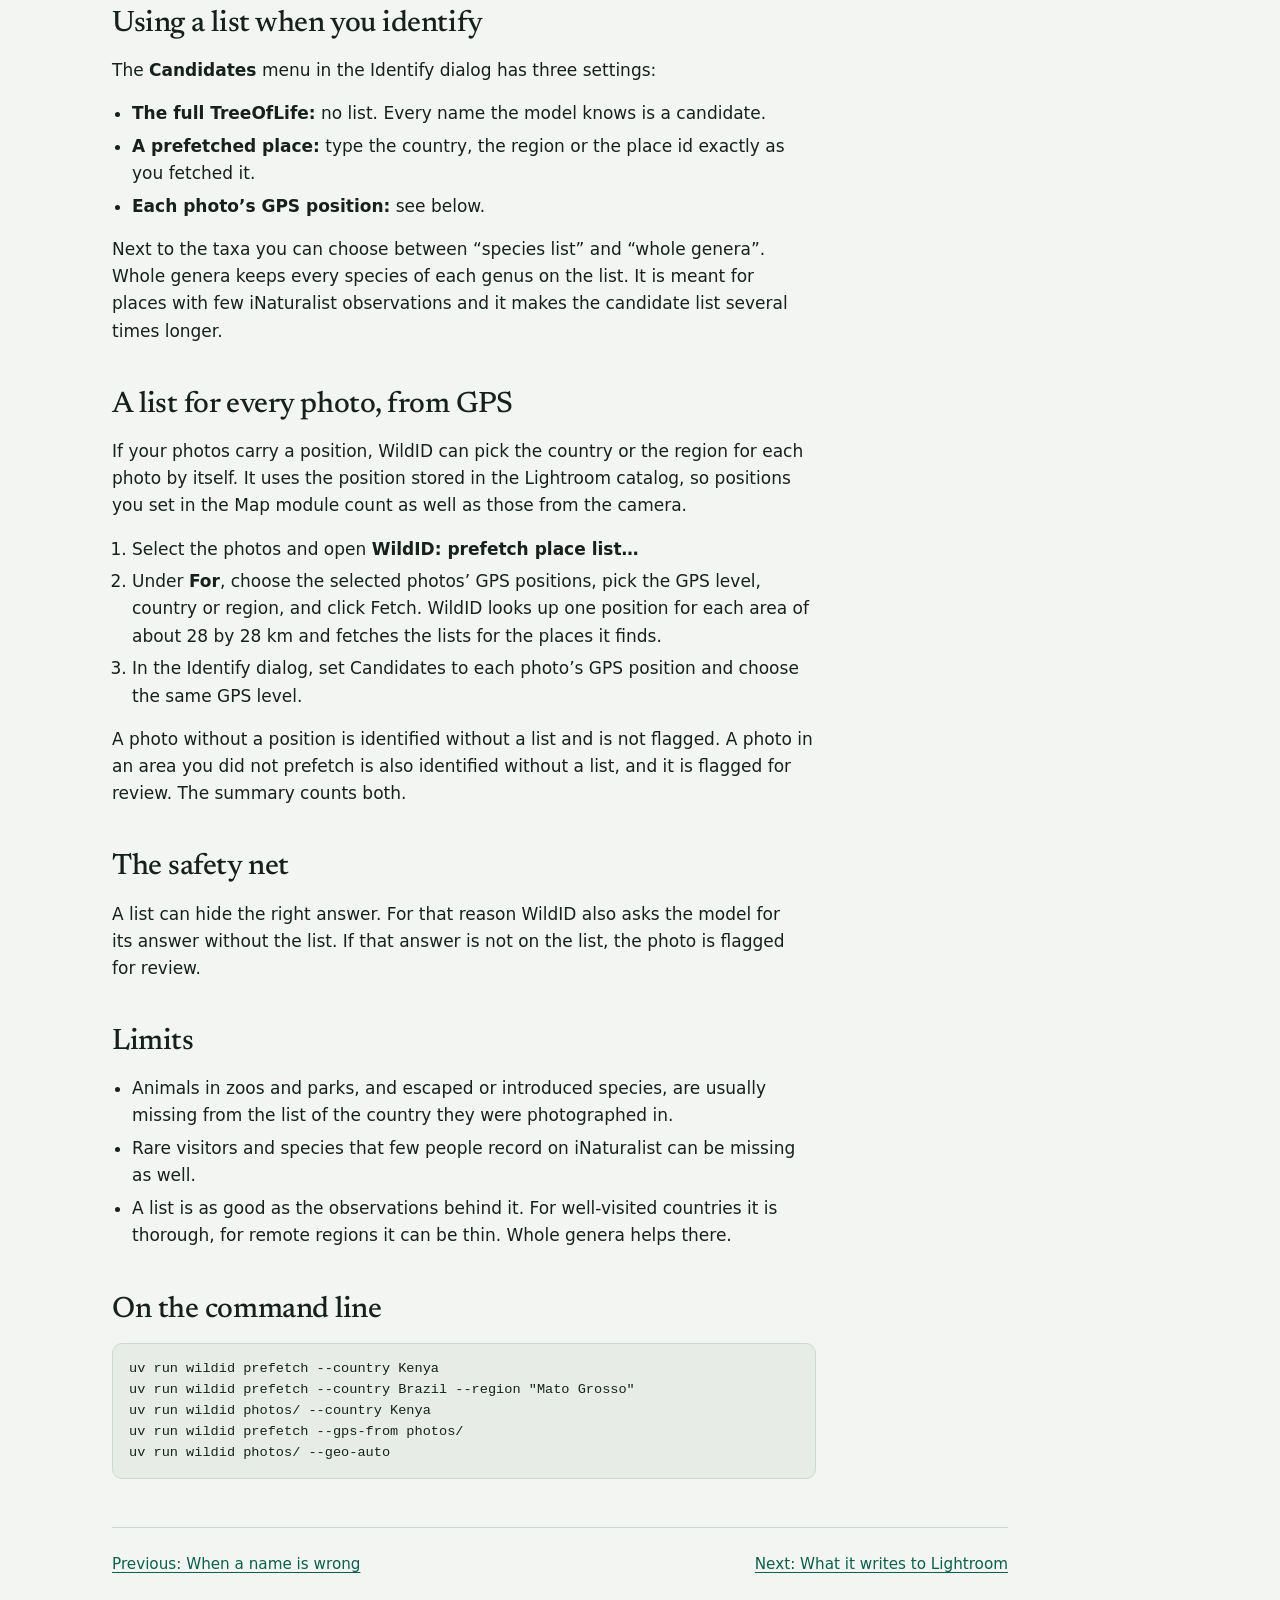
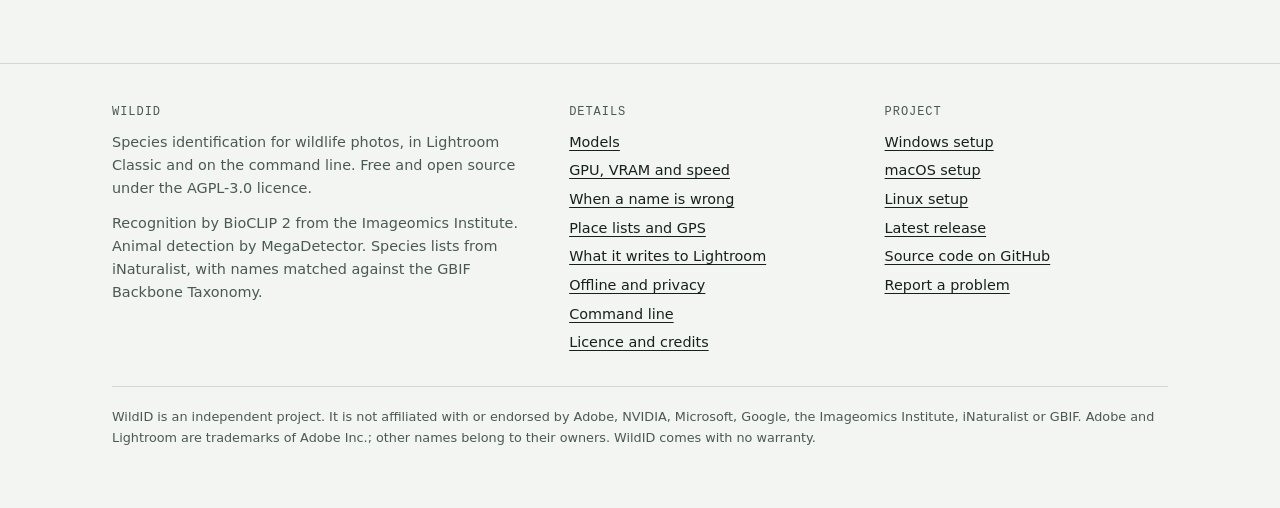
<file: website/places.html>
<!doctype html>
<html lang="en-GB">
<head>
<meta charset="utf-8">
<meta name="viewport" content="width=device-width, initial-scale=1, viewport-fit=cover">
<title>Place lists and GPS: narrow the candidates in WildID</title>
<meta name="description" content="Limit WildID's candidates to the species recorded in the country or region where you took the photo, by name or from each photo's GPS position.">
<link rel="canonical" href="https://WILDID-SITE-URL.invalid/places.html">
<meta name="theme-color" content="#f2f5f1" media="(prefers-color-scheme: light)">
<meta name="theme-color" content="#101512" media="(prefers-color-scheme: dark)">
<meta property="og:type" content="website">
<meta property="og:site_name" content="WildID">
<meta property="og:title" content="Place lists and GPS: narrow the candidates in WildID">
<meta property="og:description" content="Limit WildID's candidates to the species recorded in the country or region where you took the photo, by name or from each photo's GPS position.">
<meta property="og:url" content="https://WILDID-SITE-URL.invalid/places.html">
<meta property="og:image" content="https://WILDID-SITE-URL.invalid/img/og-image.png">
<meta property="og:image:width" content="1200">
<meta property="og:image:height" content="630">
<meta property="og:image:alt" content="WildID: species names for your wildlife photos, inside Lightroom Classic">
<meta name="twitter:card" content="summary_large_image">
<link rel="icon" href="favicon.svg" type="image/svg+xml">
<link rel="preload" href="fonts/newsreader-latin-500-normal.woff2" as="font" type="font/woff2" crossorigin>
<link rel="stylesheet" href="css/site.css">
<script type="application/ld+json">{"@context":"https://schema.org","@type":"BreadcrumbList","itemListElement":[{"@type":"ListItem","position":1,"name":"WildID","item":"https://WILDID-SITE-URL.invalid/"},{"@type":"ListItem","position":2,"name":"Place lists and GPS","item":"https://WILDID-SITE-URL.invalid/places.html"}]}</script>
</head>
<body>
<a class="skip" href="#main">Skip to content</a>
<header class="site-header">
  <div class="wrap">
    <a class="brand" href="index.html" aria-label="WildID home">
      <svg viewBox="0 0 32 32" aria-hidden="true" focusable="false"><g fill="none" stroke="currentColor" stroke-width="2.4" stroke-linecap="round" stroke-linejoin="round"><path d="M3 15h8M11 7v16M11 7h14M11 23h8M19 18v10M19 18h6M19 28h6"/></g><circle cx="26" cy="7" r="3" fill="currentColor"/><circle class="tip" cx="26" cy="18" r="3"/><circle cx="26" cy="28" r="3" fill="currentColor"/></svg>
      WildID
    </a>
    <nav class="site-nav" aria-label="Main">
      <ul>
        <li><a href="index.html#download">Download</a></li>
        <li><a href="index.html#how-it-works">How it works</a></li>
        <li><a href="index.html#windows-setup">Windows setup</a></li>
        <li><a href="index.html#macos-setup">macOS setup</a></li>
        <li><a href="index.html#linux-setup">Linux setup</a></li>
        <li><a href="https://github.com/Trogious/wildid">GitHub</a></li>
      </ul>
    </nav>
  </div>
</header>
<main id="main">
<div class="page-head">
  <div class="wrap">
    <p class="crumbs"><a href="index.html">WildID</a> › Place lists and GPS</p>
    <h1>Place lists and GPS</h1>
    <p class="lede">A place list limits the candidates to the species recorded in the country or region where you took the photo. It is one of the two settings that improve the answers most. The other is the crop.</p>
  </div>
</div>
<div class="article">
  <div class="wrap">
    <div class="prose">
      <h2>Why a list helps</h2>
      <p>Without a list the model chooses among 867,455 names from the whole world. With the list for Kenya it chooses among about 1,400, and with the list for Madagascar among about 860. Look-alike species from other continents are no longer candidates.</p>
      <p>On 401 of our lemur photos the Madagascar list raised the share of correct names from 69.8 % to 77.1 % with BioCLIP&nbsp;2. BioCLIP&nbsp;2.5 gained less, from 79.8 % to 80.8 %.</p>

      <h2>Where the lists come from</h2>
      <p>A list contains the species that observers on <a href="https://www.inaturalist.org/">iNaturalist</a> have recorded in the place, counting research-grade observations only. By default it covers mammals, reptiles, amphibians and birds. Birds are included on purpose: without them a bird photo would be forced into a mammal or a reptile.</p>
      <p>iNaturalist and the model sometimes spell a species differently. WildID looks such names up once in the GBIF Backbone Taxonomy and remembers the result. A list is fetched once, stored on your computer and used offline from then on.</p>

      <h2>Fetching a list in Lightroom</h2>
      <p>Choose <strong>Library → Plug-in Extras → WildID: prefetch place list…</strong> and fill in the place:</p>
      <dl class="options">
        <div><dt>Country</dt><dd>The country name in English, for example <code>Kenya</code>.</dd></div>
        <div><dt>Region</dt><dd>Optional. A state or province inside the country, for example <code>Mato Grosso</code> in Brazil.</dd></div>
        <div><dt>Place id</dt><dd>Optional, for any other iNaturalist place such as a national park. The id is the number after <code>place_id=</code> in the address bar when you filter observations by that place on inaturalist.org.</dd></div>
        <div><dt>Taxa</dt><dd>The groups to include. The default is <code>Mammalia,Reptilia,Amphibia,Aves</code>.</dd></div>
        <div><dt>Refresh even if already cached</dt><dd>Fetches the list again, for example before a new trip to the same country.</dd></div>
      </dl>
      <p>Fetching is the only step that uses the internet after the setup. A large country can take a few minutes.</p>

      <h2>Using a list when you identify</h2>
      <p>The <strong>Candidates</strong> menu in the Identify dialog has three settings:</p>
      <ul>
        <li><strong>The full TreeOfLife:</strong> no list. Every name the model knows is a candidate.</li>
        <li><strong>A prefetched place:</strong> type the country, the region or the place id exactly as you fetched it.</li>
        <li><strong>Each photo&rsquo;s GPS position:</strong> see below.</li>
      </ul>
      <p>Next to the taxa you can choose between &ldquo;species list&rdquo; and &ldquo;whole genera&rdquo;. Whole genera keeps every species of each genus on the list. It is meant for places with few iNaturalist observations and it makes the candidate list several times longer.</p>

      <h2>A list for every photo, from GPS</h2>
      <p>If your photos carry a position, WildID can pick the country or the region for each photo by itself. It uses the position stored in the Lightroom catalog, so positions you set in the Map module count as well as those from the camera.</p>
      <ol>
        <li>Select the photos and open <strong>WildID: prefetch place list…</strong></li>
        <li>Under <strong>For</strong>, choose the selected photos&rsquo; GPS positions, pick the GPS level, country or region, and click Fetch. WildID looks up one position for each area of about 28 by 28 km and fetches the lists for the places it finds.</li>
        <li>In the Identify dialog, set Candidates to each photo&rsquo;s GPS position and choose the same GPS level.</li>
      </ol>
      <p>A photo without a position is identified without a list and is not flagged. A photo in an area you did not prefetch is also identified without a list, and it is flagged for review. The summary counts both.</p>

      <h2>The safety net</h2>
      <p>A list can hide the right answer. For that reason WildID also asks the model for its answer without the list. If that answer is not on the list, the photo is flagged for review.</p>

      <h2>Limits</h2>
      <ul>
        <li>Animals in zoos and parks, and escaped or introduced species, are usually missing from the list of the country they were photographed in.</li>
        <li>Rare visitors and species that few people record on iNaturalist can be missing as well.</li>
        <li>A list is as good as the observations behind it. For well-visited countries it is thorough, for remote regions it can be thin. Whole genera helps there.</li>
      </ul>

      <h2>On the command line</h2>
      <pre><code>uv run wildid prefetch --country Kenya
uv run wildid prefetch --country Brazil --region "Mato Grosso"
uv run wildid photos/ --country Kenya
uv run wildid prefetch --gps-from photos/
uv run wildid photos/ --geo-auto</code></pre>
    </div>
    <p class="pager"><a href="accuracy.html">Previous: When a name is wrong</a><a href="lightroom.html">Next: What it writes to Lightroom</a></p>
  </div>
</div>
</main>
<footer class="site-footer">
  <div class="wrap">
    <div class="footer-grid">
      <div>
        <h2>WildID</h2>
        <p>Species identification for wildlife photos, in Lightroom Classic and on the command line. Free and open source under the AGPL-3.0 licence.</p>
        <p>Recognition by BioCLIP&nbsp;2 from the Imageomics Institute. Animal detection by MegaDetector. Species lists from iNaturalist, with names matched against the GBIF Backbone Taxonomy.</p>
      </div>
      <nav aria-label="Details">
        <h2>Details</h2>
        <ul>
          <li><a href="models.html">Models</a></li>
          <li><a href="hardware.html">GPU, VRAM and speed</a></li>
          <li><a href="accuracy.html">When a name is wrong</a></li>
          <li><a href="places.html">Place lists and GPS</a></li>
          <li><a href="lightroom.html">What it writes to Lightroom</a></li>
          <li><a href="privacy.html">Offline and privacy</a></li>
          <li><a href="command-line.html">Command line</a></li>
          <li><a href="licence.html">Licence and credits</a></li>
        </ul>
      </nav>
      <nav aria-label="Project">
        <h2>Project</h2>
        <ul>
          <li><a href="index.html#windows-setup">Windows setup</a></li>
          <li><a href="index.html#macos-setup">macOS setup</a></li>
          <li><a href="index.html#linux-setup">Linux setup</a></li>
          <li><a href="https://github.com/Trogious/wildid/releases/latest">Latest release</a></li>
          <li><a href="https://github.com/Trogious/wildid">Source code on GitHub</a></li>
          <li><a href="https://github.com/Trogious/wildid/issues">Report a problem</a></li>
        </ul>
      </nav>
    </div>
    <div class="legal">
      <p>WildID is an independent project. It is not affiliated with or endorsed by Adobe, NVIDIA, Microsoft, Google, the Imageomics Institute, iNaturalist or GBIF. Adobe and Lightroom are trademarks of Adobe Inc.; other names belong to their owners. WildID comes with no warranty.</p>
    </div>
  </div>
</footer>
</body>
</html>
</file>
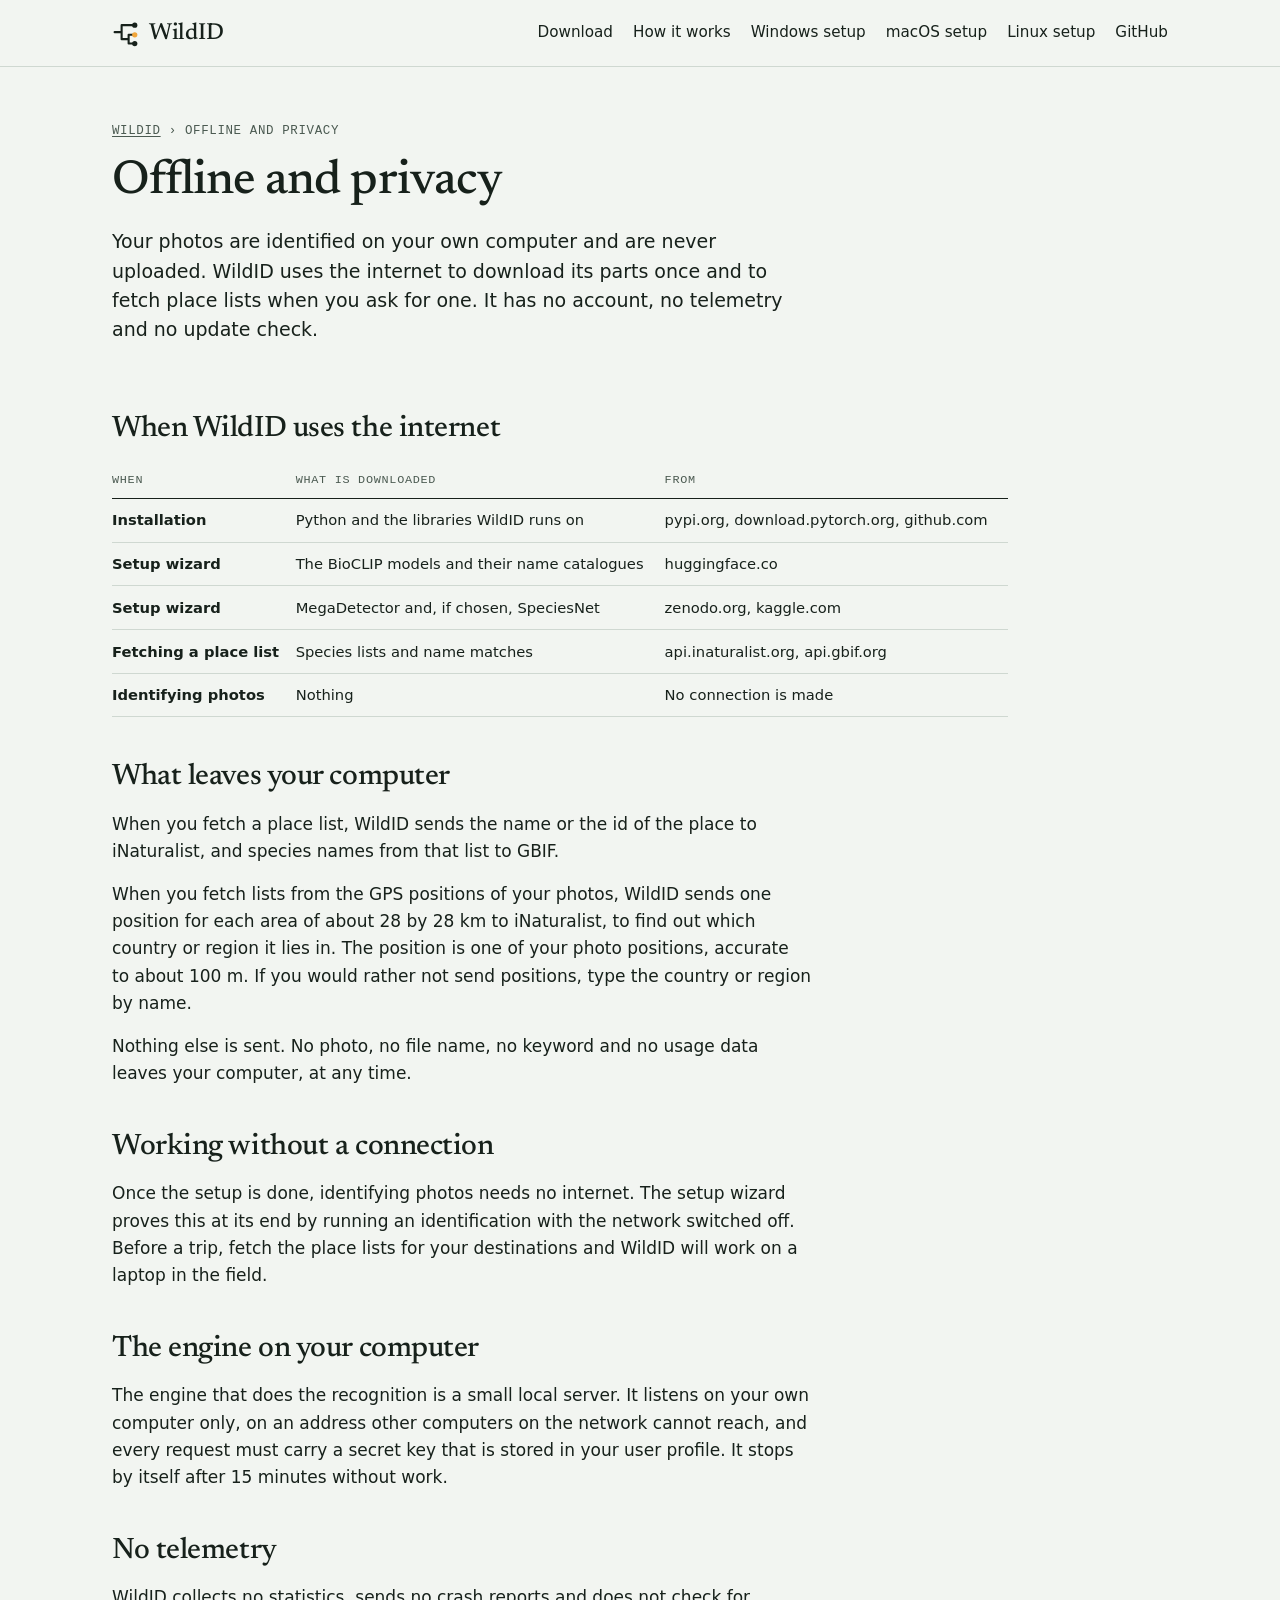
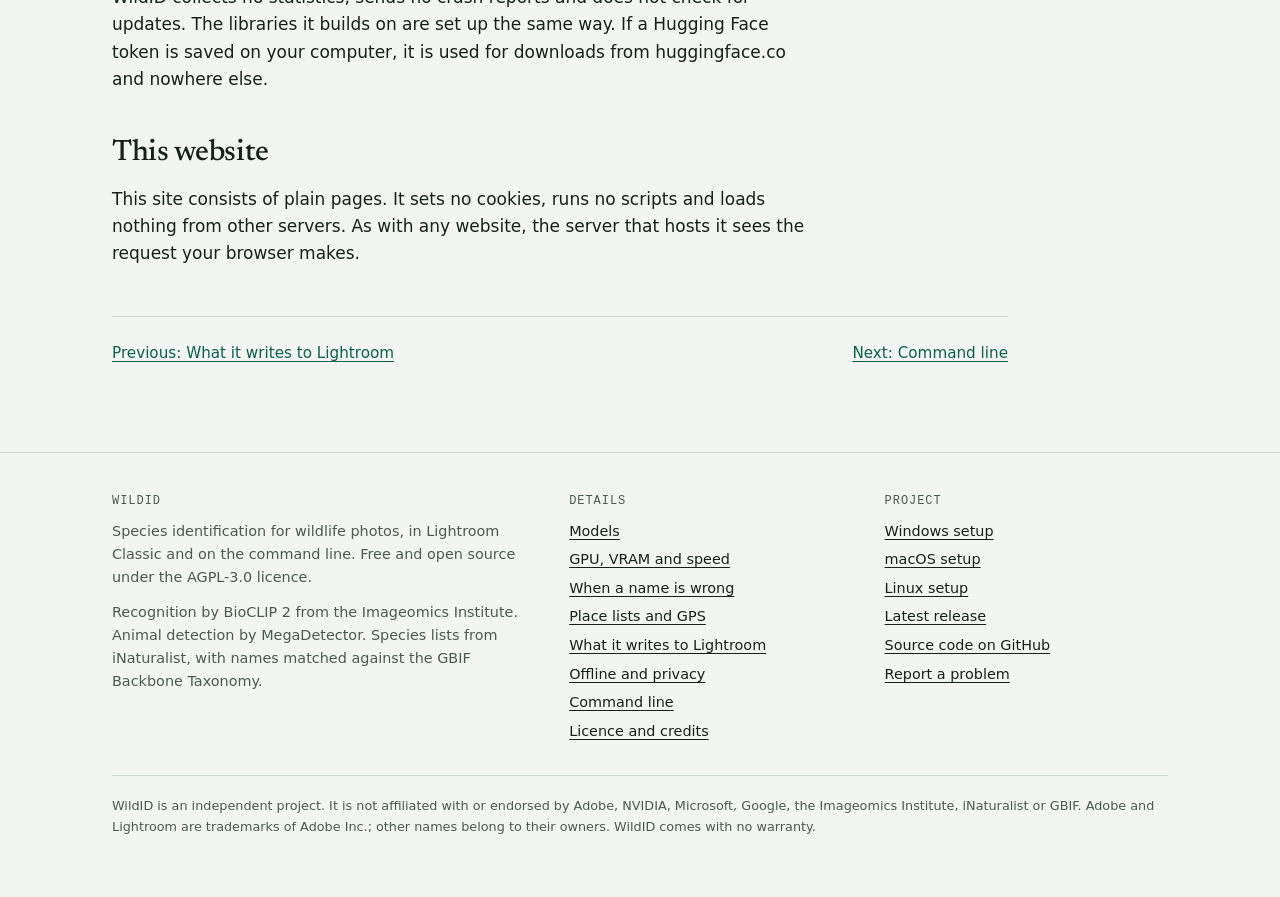
<file: website/privacy.html>
<!doctype html>
<html lang="en-GB">
<head>
<meta charset="utf-8">
<meta name="viewport" content="width=device-width, initial-scale=1, viewport-fit=cover">
<title>Offline and privacy: your photos stay on your computer</title>
<meta name="description" content="WildID identifies species on your own computer. What it downloads once, which websites it contacts and when, and why your photos are never uploaded.">
<link rel="canonical" href="https://WILDID-SITE-URL.invalid/privacy.html">
<meta name="theme-color" content="#f2f5f1" media="(prefers-color-scheme: light)">
<meta name="theme-color" content="#101512" media="(prefers-color-scheme: dark)">
<meta property="og:type" content="website">
<meta property="og:site_name" content="WildID">
<meta property="og:title" content="Offline and privacy: your photos stay on your computer">
<meta property="og:description" content="WildID identifies species on your own computer. What it downloads once, which websites it contacts and when, and why your photos are never uploaded.">
<meta property="og:url" content="https://WILDID-SITE-URL.invalid/privacy.html">
<meta property="og:image" content="https://WILDID-SITE-URL.invalid/img/og-image.png">
<meta property="og:image:width" content="1200">
<meta property="og:image:height" content="630">
<meta property="og:image:alt" content="WildID: species names for your wildlife photos, inside Lightroom Classic">
<meta name="twitter:card" content="summary_large_image">
<link rel="icon" href="favicon.svg" type="image/svg+xml">
<link rel="preload" href="fonts/newsreader-latin-500-normal.woff2" as="font" type="font/woff2" crossorigin>
<link rel="stylesheet" href="css/site.css">
<script type="application/ld+json">{"@context":"https://schema.org","@type":"BreadcrumbList","itemListElement":[{"@type":"ListItem","position":1,"name":"WildID","item":"https://WILDID-SITE-URL.invalid/"},{"@type":"ListItem","position":2,"name":"Offline and privacy","item":"https://WILDID-SITE-URL.invalid/privacy.html"}]}</script>
</head>
<body>
<a class="skip" href="#main">Skip to content</a>
<header class="site-header">
  <div class="wrap">
    <a class="brand" href="index.html" aria-label="WildID home">
      <svg viewBox="0 0 32 32" aria-hidden="true" focusable="false"><g fill="none" stroke="currentColor" stroke-width="2.4" stroke-linecap="round" stroke-linejoin="round"><path d="M3 15h8M11 7v16M11 7h14M11 23h8M19 18v10M19 18h6M19 28h6"/></g><circle cx="26" cy="7" r="3" fill="currentColor"/><circle class="tip" cx="26" cy="18" r="3"/><circle cx="26" cy="28" r="3" fill="currentColor"/></svg>
      WildID
    </a>
    <nav class="site-nav" aria-label="Main">
      <ul>
        <li><a href="index.html#download">Download</a></li>
        <li><a href="index.html#how-it-works">How it works</a></li>
        <li><a href="index.html#windows-setup">Windows setup</a></li>
        <li><a href="index.html#macos-setup">macOS setup</a></li>
        <li><a href="index.html#linux-setup">Linux setup</a></li>
        <li><a href="https://github.com/Trogious/wildid">GitHub</a></li>
      </ul>
    </nav>
  </div>
</header>
<main id="main">
<div class="page-head">
  <div class="wrap">
    <p class="crumbs"><a href="index.html">WildID</a> › Offline and privacy</p>
    <h1>Offline and privacy</h1>
    <p class="lede">Your photos are identified on your own computer and are never uploaded. WildID uses the internet to download its parts once and to fetch place lists when you ask for one. It has no account, no telemetry and no update check.</p>
  </div>
</div>
<div class="article">
  <div class="wrap">
    <div class="prose">
      <h2>When WildID uses the internet</h2>
    </div>
    <div class="table-wrap wide">
      <table>
        <thead>
          <tr><th scope="col">When</th><th scope="col">What is downloaded</th><th scope="col">From</th></tr>
        </thead>
        <tbody>
          <tr><th scope="row">Installation</th><td>Python and the libraries WildID runs on</td><td>pypi.org, download.pytorch.org, github.com</td></tr>
          <tr><th scope="row">Setup wizard</th><td>The BioCLIP models and their name catalogues</td><td>huggingface.co</td></tr>
          <tr><th scope="row">Setup wizard</th><td>MegaDetector and, if chosen, SpeciesNet</td><td>zenodo.org, kaggle.com</td></tr>
          <tr><th scope="row">Fetching a place list</th><td>Species lists and name matches</td><td>api.inaturalist.org, api.gbif.org</td></tr>
          <tr><th scope="row">Identifying photos</th><td>Nothing</td><td>No connection is made</td></tr>
        </tbody>
      </table>
    </div>
    <div class="prose">
      <h2>What leaves your computer</h2>
      <p>When you fetch a place list, WildID sends the name or the id of the place to iNaturalist, and species names from that list to GBIF.</p>
      <p>When you fetch lists from the GPS positions of your photos, WildID sends one position for each area of about 28 by 28 km to iNaturalist, to find out which country or region it lies in. The position is one of your photo positions, accurate to about 100 m. If you would rather not send positions, type the country or region by name.</p>
      <p>Nothing else is sent. No photo, no file name, no keyword and no usage data leaves your computer, at any time.</p>

      <h2>Working without a connection</h2>
      <p>Once the setup is done, identifying photos needs no internet. The setup wizard proves this at its end by running an identification with the network switched off. Before a trip, fetch the place lists for your destinations and WildID will work on a laptop in the field.</p>

      <h2>The engine on your computer</h2>
      <p>The engine that does the recognition is a small local server. It listens on your own computer only, on an address other computers on the network cannot reach, and every request must carry a secret key that is stored in your user profile. It stops by itself after 15 minutes without work.</p>

      <h2>No telemetry</h2>
      <p>WildID collects no statistics, sends no crash reports and does not check for updates. The libraries it builds on are set up the same way. If a Hugging Face token is saved on your computer, it is used for downloads from huggingface.co and nowhere else.</p>

      <h2>This website</h2>
      <p>This site consists of plain pages. It sets no cookies, runs no scripts and loads nothing from other servers. As with any website, the server that hosts it sees the request your browser makes.</p>
    </div>
    <p class="pager"><a href="lightroom.html">Previous: What it writes to Lightroom</a><a href="command-line.html">Next: Command line</a></p>
  </div>
</div>
</main>
<footer class="site-footer">
  <div class="wrap">
    <div class="footer-grid">
      <div>
        <h2>WildID</h2>
        <p>Species identification for wildlife photos, in Lightroom Classic and on the command line. Free and open source under the AGPL-3.0 licence.</p>
        <p>Recognition by BioCLIP&nbsp;2 from the Imageomics Institute. Animal detection by MegaDetector. Species lists from iNaturalist, with names matched against the GBIF Backbone Taxonomy.</p>
      </div>
      <nav aria-label="Details">
        <h2>Details</h2>
        <ul>
          <li><a href="models.html">Models</a></li>
          <li><a href="hardware.html">GPU, VRAM and speed</a></li>
          <li><a href="accuracy.html">When a name is wrong</a></li>
          <li><a href="places.html">Place lists and GPS</a></li>
          <li><a href="lightroom.html">What it writes to Lightroom</a></li>
          <li><a href="privacy.html">Offline and privacy</a></li>
          <li><a href="command-line.html">Command line</a></li>
          <li><a href="licence.html">Licence and credits</a></li>
        </ul>
      </nav>
      <nav aria-label="Project">
        <h2>Project</h2>
        <ul>
          <li><a href="index.html#windows-setup">Windows setup</a></li>
          <li><a href="index.html#macos-setup">macOS setup</a></li>
          <li><a href="index.html#linux-setup">Linux setup</a></li>
          <li><a href="https://github.com/Trogious/wildid/releases/latest">Latest release</a></li>
          <li><a href="https://github.com/Trogious/wildid">Source code on GitHub</a></li>
          <li><a href="https://github.com/Trogious/wildid/issues">Report a problem</a></li>
        </ul>
      </nav>
    </div>
    <div class="legal">
      <p>WildID is an independent project. It is not affiliated with or endorsed by Adobe, NVIDIA, Microsoft, Google, the Imageomics Institute, iNaturalist or GBIF. Adobe and Lightroom are trademarks of Adobe Inc.; other names belong to their owners. WildID comes with no warranty.</p>
    </div>
  </div>
</footer>
</body>
</html>
</file>
<file: website/css/site.css>
/* WildID website. One stylesheet, no scripts, nothing loaded from other servers.
   Layout: a field-guide plate in the hero (binomials in serif italic, scores in mono), then one
   reading column for the guides. Card styling only where an element is a separate object. */

@font-face {
  font-family: "Newsreader";
  font-style: normal;
  font-weight: 500;
  font-display: swap;
  src: url("../fonts/newsreader-latin-500-normal.woff2") format("woff2");
}
@font-face {
  font-family: "Newsreader";
  font-style: italic;
  font-weight: 500;
  font-display: swap;
  src: url("../fonts/newsreader-latin-500-italic.woff2") format("woff2");
}

:root {
  color-scheme: light;
  --bg: #f2f5f1;
  --surface: #ffffff;
  --surface-2: #e7ece6;
  --ink: #17211b;
  --ink-2: #4b5a51;
  --line: #cfd8d1;
  --accent: #f0a53a;
  --accent-ink: #1e1500;
  --accent-text: #855000;
  --link: #0c5f4c;
  --focus: #0c5f4c;
  --shadow: 0 1px 2px rgb(23 33 27 / 0.06), 0 10px 28px rgb(23 33 27 / 0.07);

  --font-display: "Newsreader", "Iowan Old Style", "Palatino Linotype", Palatino, Georgia, serif;
  --font-body: system-ui, -apple-system, "Segoe UI Variable Text", "Segoe UI", Roboto,
    "Helvetica Neue", Arial, sans-serif;
  --font-mono: ui-monospace, "Cascadia Mono", "SF Mono", SFMono-Regular, Consolas,
    "Liberation Mono", Menlo, monospace;

  --wrap: 70rem;
  --measure: 44rem;
  --radius: 14px;
}
@media (prefers-color-scheme: dark) {
  :root:not([data-theme="light"]) {
    color-scheme: dark;
    --bg: #101512;
    --surface: #171d19;
    --surface-2: #212a25;
    --ink: #e7ede8;
    --ink-2: #a5b2a9;
    --line: #2d3832;
    --accent: #f0a53a;
    --accent-ink: #1e1500;
    --accent-text: #f3b65c;
    --link: #86d9c0;
    --focus: #86d9c0;
    --shadow: 0 1px 2px rgb(0 0 0 / 0.4), 0 10px 28px rgb(0 0 0 / 0.35);
  }
}
:root[data-theme="dark"] {
  color-scheme: dark;
  --bg: #101512;
  --surface: #171d19;
  --surface-2: #212a25;
  --ink: #e7ede8;
  --ink-2: #a5b2a9;
  --line: #2d3832;
  --accent: #f0a53a;
  --accent-ink: #1e1500;
  --accent-text: #f3b65c;
  --link: #86d9c0;
  --focus: #86d9c0;
  --shadow: 0 1px 2px rgb(0 0 0 / 0.4), 0 10px 28px rgb(0 0 0 / 0.35);
}

/* ---------- base ---------- */
*, *::before, *::after { box-sizing: border-box; }
html { -webkit-text-size-adjust: 100%; text-size-adjust: 100%; scroll-padding-top: 1.25rem; }
@media (prefers-reduced-motion: no-preference) { html { scroll-behavior: smooth; } }
body {
  margin: 0;
  background: var(--bg);
  color: var(--ink);
  font: 400 1.0625rem/1.6 var(--font-body);
}
img, svg { max-width: 100%; }
img { height: auto; }
a { color: var(--link); text-underline-offset: 0.18em; text-decoration-thickness: 0.07em; }
a:hover { text-decoration-thickness: 0.14em; }
:focus-visible { outline: 3px solid var(--focus); outline-offset: 2px; border-radius: 4px; }
p { text-wrap: pretty; }
strong, b { font-weight: 650; }
i.sci { font-family: var(--font-display); font-style: italic; font-weight: 500; font-size: 1.06em; }

.wrap {
  max-width: var(--wrap);
  margin-inline: auto;
  padding-left: max(clamp(16px, 4vw, 32px), env(safe-area-inset-left, 0px));
  padding-right: max(clamp(16px, 4vw, 32px), env(safe-area-inset-right, 0px));
}
.visually-hidden {
  position: absolute; width: 1px; height: 1px; margin: -1px; padding: 0; overflow: hidden;
  clip: rect(0 0 0 0); clip-path: inset(50%); white-space: nowrap; border: 0;
}
.skip { position: absolute; left: -9999px; top: 0; }
.skip:focus {
  left: 16px; top: 16px; z-index: 20; padding: 0.6rem 0.9rem; border-radius: 8px;
  background: var(--surface); color: var(--ink); border: 1px solid var(--ink);
}

h1, h2 { font-family: var(--font-display); font-weight: 500; text-wrap: balance; }
h1 { font-size: clamp(2.25rem, 5.2vw, 3.75rem); line-height: 1.05; letter-spacing: -0.02em; margin: 0 0 1.25rem; }
h2 { font-size: clamp(1.75rem, 3.4vw, 2.4rem); line-height: 1.12; letter-spacing: -0.015em; margin: 0 0 1rem; }
h3 { font: 650 1.2rem/1.3 var(--font-body); margin: 2rem 0 0.5rem; text-wrap: balance; }
h4 { font: 650 1rem/1.4 var(--font-body); margin: 1.25rem 0 0.35rem; }

.eyebrow, .tag, .crumbs {
  font: 500 0.78rem/1.4 var(--font-mono);
  letter-spacing: 0.08em;
  text-transform: uppercase;
  color: var(--ink-2);
}
.eyebrow { margin: 0 0 1rem; }

/* ---------- header and footer ---------- */
.site-header { border-bottom: 1px solid var(--line); }
.site-header .wrap {
  display: flex; flex-wrap: wrap; align-items: center; justify-content: space-between;
  gap: 0.4rem 1.5rem; padding-block: 0.9rem;
}
.brand {
  display: inline-flex; align-items: center; gap: 0.55rem; color: var(--ink);
  font: 500 1.45rem/1 var(--font-display); letter-spacing: -0.01em; text-decoration: none;
}
.brand svg { width: 28px; height: 28px; flex: none; }
.brand .tip { fill: var(--accent); }
.site-nav ul { display: flex; flex-wrap: wrap; gap: 0.1rem 1.25rem; list-style: none; margin: 0; padding: 0; font-size: 0.95rem; }
.site-nav a {
  display: inline-block; padding: 0.35rem 0; color: var(--ink); text-decoration: none;
  border-bottom: 2px solid transparent;
}
.site-nav a:hover { border-bottom-color: var(--accent); }

.site-footer { border-top: 1px solid var(--line); padding-block: 2.5rem 3rem; font-size: 0.9rem; color: var(--ink-2); }
.footer-grid { display: grid; grid-template-columns: minmax(0, 1.5fr) minmax(0, 1fr) minmax(0, 1fr); gap: 2rem; }
.site-footer h2 {
  font: 500 0.75rem/1.4 var(--font-mono); letter-spacing: 0.08em; text-transform: uppercase;
  color: var(--ink-2); margin: 0 0 0.6rem;
}
.site-footer p { margin: 0 0 0.75rem; max-width: 30rem; }
.site-footer ul { list-style: none; margin: 0; padding: 0; display: grid; gap: 0.35rem; }
.site-footer a { color: var(--ink); }
.legal { margin-top: 2rem; padding-top: 1.25rem; border-top: 1px solid var(--line); font-size: 0.8rem; }
.legal p { max-width: none; }

/* ---------- hero and plate ---------- */
.hero { padding-block: clamp(2.5rem, 6vw, 5rem) clamp(2rem, 4vw, 3rem); }
.hero-grid {
  display: grid; grid-template-columns: minmax(0, 1.15fr) minmax(0, 0.85fr);
  gap: clamp(2rem, 5vw, 4rem); align-items: center;
}
.lede { font-size: 1.1875rem; line-height: 1.55; max-width: 38rem; margin: 0; }

.plate {
  margin: 0; padding: 1.1rem 1.25rem 1.1rem; background: var(--surface);
  border: 1px solid var(--line); border-radius: var(--radius); box-shadow: var(--shadow);
}
.plate-head {
  display: flex; flex-wrap: wrap; justify-content: space-between; gap: 0.2rem 1rem;
  padding-bottom: 0.75rem; border-bottom: 1px solid var(--line);
  font: 500 0.78rem/1.4 var(--font-mono); color: var(--ink-2);
}
.plate ol { list-style: none; margin: 0; padding: 0; }
.plate li {
  display: grid; grid-template-columns: 1.25rem minmax(0, 1fr) auto; column-gap: 0.75rem;
  align-items: baseline; padding: 0.8rem 0; border-bottom: 1px solid var(--line);
}
.plate .rank { font: 500 0.85rem/1 var(--font-mono); color: var(--ink-2); }
.plate .taxon { min-width: 0; }
.plate .binomial { font: italic 500 1.3rem/1.2 var(--font-display); }
.plate li:first-child .binomial { font-size: 1.75rem; }
.plate .common { display: block; font-size: 0.9rem; color: var(--ink-2); }
.plate .score { font: 500 0.95rem/1 var(--font-mono); font-variant-numeric: tabular-nums; }
.plate .bar {
  grid-column: 2 / -1; height: 6px; margin-top: 0.55rem; border-radius: 3px;
  background: var(--surface-2); overflow: hidden;
}
.plate .bar > span { display: block; height: 100%; min-width: 2px; width: calc(var(--v) * 100%); background: var(--accent); border-radius: 3px; }
.paths { display: grid; gap: 0.45rem; margin: 0.9rem 0 0; }
.paths div { display: grid; grid-template-columns: 5.6rem minmax(0, 1fr); gap: 0.5rem; align-items: baseline; }
.paths dt { font: 500 0.7rem/1.6 var(--font-mono); letter-spacing: 0.08em; text-transform: uppercase; color: var(--ink-2); }
.paths dd { margin: 0; font: 400 0.8rem/1.5 var(--font-mono); overflow-wrap: anywhere; }
.plate figcaption { margin-top: 0.9rem; font-size: 0.8rem; line-height: 1.45; color: var(--ink-2); }

/* ---------- download cards ---------- */
.downloads { padding-block: 0.5rem clamp(2.5rem, 5vw, 4rem); }
.os-grid { display: grid; grid-template-columns: repeat(3, minmax(0, 1fr)); gap: 1rem; }
.os-card {
  display: flex; flex-direction: column; gap: 0.6rem; padding: 1.25rem;
  background: var(--surface); border: 1px solid var(--line); border-radius: var(--radius);
}
.os-card h3 { display: flex; align-items: center; gap: 0.6rem; margin: 0; font-size: 1.3rem; }
.os-card h3 svg { width: 24px; height: 24px; flex: none; }
.os-card p { margin: 0; }
.os-card .meta { font-size: 0.875rem; color: var(--ink-2); }
.os-card .actions { margin-top: auto; padding-top: 0.6rem; }
.os-card .also { font-size: 0.95rem; color: var(--ink-2); }

.btn {
  display: inline-flex; align-items: center; justify-content: center; gap: 0.5rem;
  padding: 0.8rem 1.1rem; border: 1px solid transparent; border-radius: 10px;
  font: 650 1rem/1 var(--font-body); text-decoration: none;
}
.btn-primary { background: var(--accent); color: var(--accent-ink); }
.btn-primary:hover { filter: brightness(1.07); }
.btn-secondary { color: var(--ink); border-color: var(--ink); }
.btn-secondary:hover { background: var(--surface-2); }

/* ---------- sections ---------- */
.section { padding-block: clamp(2.5rem, 6vw, 4.5rem); border-top: 1px solid var(--line); }
.prose { max-width: var(--measure); }
.prose > :first-child { margin-top: 0; }
.prose p, .prose ul, .prose ol, .prose dl { margin: 0 0 1rem; }
.prose li { margin-bottom: 0.35rem; }
.prose ul, .prose ol { padding-left: 1.25rem; }
.small { font-size: 0.9375rem; line-height: 1.6; }
.section-lede { max-width: var(--measure); margin: 0 0 1.5rem; color: var(--ink-2); }

.how-grid {
  display: grid; grid-template-columns: minmax(0, 1.3fr) minmax(0, 0.7fr);
  gap: clamp(1.5rem, 4vw, 3.5rem); align-items: start;
}
.pipeline {
  list-style: none; margin: 0; padding: 0; counter-reset: stage;
  background: var(--surface); border: 1px solid var(--line); border-radius: var(--radius);
}
.pipeline li {
  counter-increment: stage; display: grid; grid-template-columns: 1.5rem minmax(0, 1fr);
  gap: 0.6rem; padding: 0.8rem 1rem; border-bottom: 1px solid var(--line);
  font-size: 0.875rem; line-height: 1.45; color: var(--ink-2);
}
.pipeline li:last-child { border-bottom: 0; }
.pipeline li::before { content: counter(stage); font: 500 0.85rem/1.55 var(--font-mono); color: var(--accent-text); }
.pipeline b { display: block; font-size: 0.95rem; color: var(--ink); }

.notice {
  max-width: 52rem; margin: 2.25rem 0; padding: 1.4rem 1.5rem 1.25rem;
  background: var(--surface); border: 1px solid var(--ink); border-radius: var(--radius);
}
.notice .tag { display: block; margin-bottom: 0.6rem; color: var(--accent-text); }
.notice h3 { margin: 0 0 0.6rem; font: 500 1.6rem/1.15 var(--font-display); letter-spacing: -0.01em; }
.notice p { margin: 0 0 0.8rem; }
.notice p:last-child { margin-bottom: 0; }

.stats {
  display: grid; grid-template-columns: repeat(4, minmax(0, 1fr)); margin: 1.25rem 0 2.25rem;
  background: var(--surface); border: 1px solid var(--line); border-radius: var(--radius); overflow: hidden;
}
.stats div { padding: 1rem 1.1rem; border-right: 1px solid var(--line); }
.stats div:last-child { border-right: 0; }
.stats dt { font: 500 clamp(1.05rem, 2vw, 1.3rem)/1.2 var(--font-mono); font-variant-numeric: tabular-nums; letter-spacing: -0.02em; }
.stats dd { margin: 0.3rem 0 0; font-size: 0.85rem; line-height: 1.4; color: var(--ink-2); }

.more-grid { display: grid; grid-template-columns: repeat(4, minmax(0, 1fr)); gap: 1rem; margin: 1.25rem 0 0; padding: 0; list-style: none; }
.more-card {
  display: block; height: 100%; padding: 1rem 1.1rem 1.1rem; color: var(--ink); text-decoration: none;
  background: var(--surface); border: 1px solid var(--line); border-radius: 12px;
}
.more-card:hover { border-color: var(--ink); }
.more-card h4 { margin: 0 0 0.35rem; font-size: 1.05rem; }
.more-card h4::after { content: "\00a0\2192"; color: var(--accent-text); }
.more-card p { margin: 0; font-size: 0.875rem; line-height: 1.45; color: var(--ink-2); }

/* ---------- guides ---------- */
.need {
  max-width: 50rem; margin: 1.5rem 0 0; padding: 1.1rem 1.25rem; background: var(--surface);
  border: 1px solid var(--line); border-radius: var(--radius);
}
.need h3 { margin: 0 0 0.6rem; }
.need ul { margin: 0; padding-left: 1.2rem; }
.need li { margin-bottom: 0.4rem; }
.need li:last-child { margin-bottom: 0; }

.steps { list-style: none; max-width: 50rem; margin: 2.25rem 0 0; padding: 0; counter-reset: step; }
.steps > li { counter-increment: step; position: relative; padding: 0 0 2.25rem 4rem; }
.steps > li::before {
  content: counter(step, decimal-leading-zero); position: absolute; left: 0; top: 0.15rem; width: 2.75rem;
  padding-top: 0.4rem; border-top: 2px solid var(--accent);
  font: 500 1.05rem/1 var(--font-mono); color: var(--accent-text);
}
.steps > li > h3 { margin: 0 0 0.5rem; font: 500 1.5rem/1.2 var(--font-display); letter-spacing: -0.01em; }
.steps p, .steps ul, .steps ol, .steps dl { margin: 0 0 1rem; }
.steps ul, .steps ol { padding-left: 1.2rem; }
.steps li li { margin-bottom: 0.35rem; }

.options { display: grid; gap: 0.6rem; }
.options div { display: grid; grid-template-columns: minmax(0, 13rem) minmax(0, 1fr); gap: 0.25rem 1rem; padding-top: 0.6rem; border-top: 1px solid var(--line); }
.options dt { font-weight: 650; }
.options dd { margin: 0; }

.shot { margin: 1.25rem 0; }
.shot img { display: block; border: 1px solid var(--line); border-radius: 10px; background: var(--surface-2); }
.shot figcaption { margin-top: 0.5rem; font-size: 0.85rem; color: var(--ink-2); }
.shot-wide { max-width: 62rem; margin: 2.25rem 0 0; }

.aside-box {
  margin: 1.75rem 0 0; padding: 1.1rem 1.25rem 0.5rem; background: var(--surface);
  border: 1px solid var(--line); border-radius: var(--radius);
}
.aside-box h4 { margin: 0 0 0.5rem; font-size: 1.1rem; }


code, kbd, pre, samp { font-family: var(--font-mono); font-size: 0.9em; }
:not(pre) > code { padding: 0.1em 0.35em; border-radius: 4px; background: var(--surface-2); overflow-wrap: anywhere; }
pre {
  margin: 0 0 1rem; padding: 0.9rem 1rem; overflow-x: auto; background: var(--surface-2);
  border: 1px solid var(--line); border-radius: 10px; font-size: 0.85rem; line-height: 1.55;
}
pre code { font-size: inherit; }
kbd { padding: 0.05em 0.4em; background: var(--surface); border: 1px solid var(--line); border-bottom-width: 2px; border-radius: 5px; }

.table-wrap { overflow-x: auto; margin: 0 0 1.25rem; }
table { width: 100%; border-collapse: collapse; font-size: 0.92rem; font-variant-numeric: tabular-nums; }
th, td { padding: 0.6rem 0.75rem 0.6rem 0; text-align: left; vertical-align: top; border-bottom: 1px solid var(--line); }
thead th {
  font: 500 0.74rem/1.4 var(--font-mono); letter-spacing: 0.06em; text-transform: uppercase;
  color: var(--ink-2); border-bottom-color: var(--ink);
}
tbody th { font-weight: 650; }
caption { caption-side: bottom; padding-top: 0.6rem; text-align: left; font-size: 0.85rem; color: var(--ink-2); }

details { margin: 0 0 0.75rem; background: var(--surface); border: 1px solid var(--line); border-radius: 10px; }
summary {
  display: flex; justify-content: space-between; gap: 1rem; padding: 0.75rem 1rem;
  font-weight: 650; cursor: pointer; list-style: none;
}
summary::-webkit-details-marker { display: none; }
summary::after { content: "+"; font-family: var(--font-mono); color: var(--ink-2); }
details[open] > summary::after { content: "\2212"; }
details > :not(summary) { margin-inline: 1rem; }
details > :last-child { margin-bottom: 1rem; }

/* ---------- detail pages ---------- */
.page-head { padding-block: clamp(2rem, 5vw, 3.5rem) 1.5rem; }
.crumbs { margin: 0 0 1rem; letter-spacing: 0.05em; }
.crumbs a { color: inherit; }
.page-head h1 { font-size: clamp(2rem, 4.4vw, 3rem); max-width: 50rem; }
.page-head .lede { max-width: 44rem; }
.article { padding-bottom: clamp(2.5rem, 6vw, 4.5rem); }
.article .prose h2 { margin-top: 2.75rem; font-size: clamp(1.5rem, 2.6vw, 1.85rem); }
.article .prose h3 { margin-top: 1.75rem; }
.article .wide { max-width: 56rem; }
.tree { font-size: 0.85rem; line-height: 1.5; }
.pager {
  display: flex; flex-wrap: wrap; justify-content: space-between; gap: 0.75rem 2rem;
  max-width: 56rem; margin-top: 3rem; padding-top: 1.5rem; border-top: 1px solid var(--line); font-size: 0.95rem;
}

/* ---------- narrower screens ---------- */
@media (max-width: 64rem) {
  .more-grid { grid-template-columns: repeat(2, minmax(0, 1fr)); }
}
@media (max-width: 56rem) {
  .hero-grid, .how-grid { grid-template-columns: minmax(0, 1fr); }
  .os-grid, .footer-grid { grid-template-columns: minmax(0, 1fr); }
  .stats { grid-template-columns: repeat(2, minmax(0, 1fr)); }
  .stats div:nth-child(2n) { border-right: 0; }
  .stats div:nth-child(-n + 2) { border-bottom: 1px solid var(--line); }
}
@media (max-width: 34rem) {
  .more-grid { grid-template-columns: minmax(0, 1fr); }
  .steps > li { padding: 2.1rem 0 2rem; }
  .steps > li::before { top: 0; }
  .options div { grid-template-columns: minmax(0, 1fr); }
  .paths div { grid-template-columns: minmax(0, 1fr); gap: 0; }
}

@media print {
  .site-nav, .skip, .pager { display: none; }
  body { background: #fff; color: #000; }
  .section { border-top: 0; }
}
</file>
